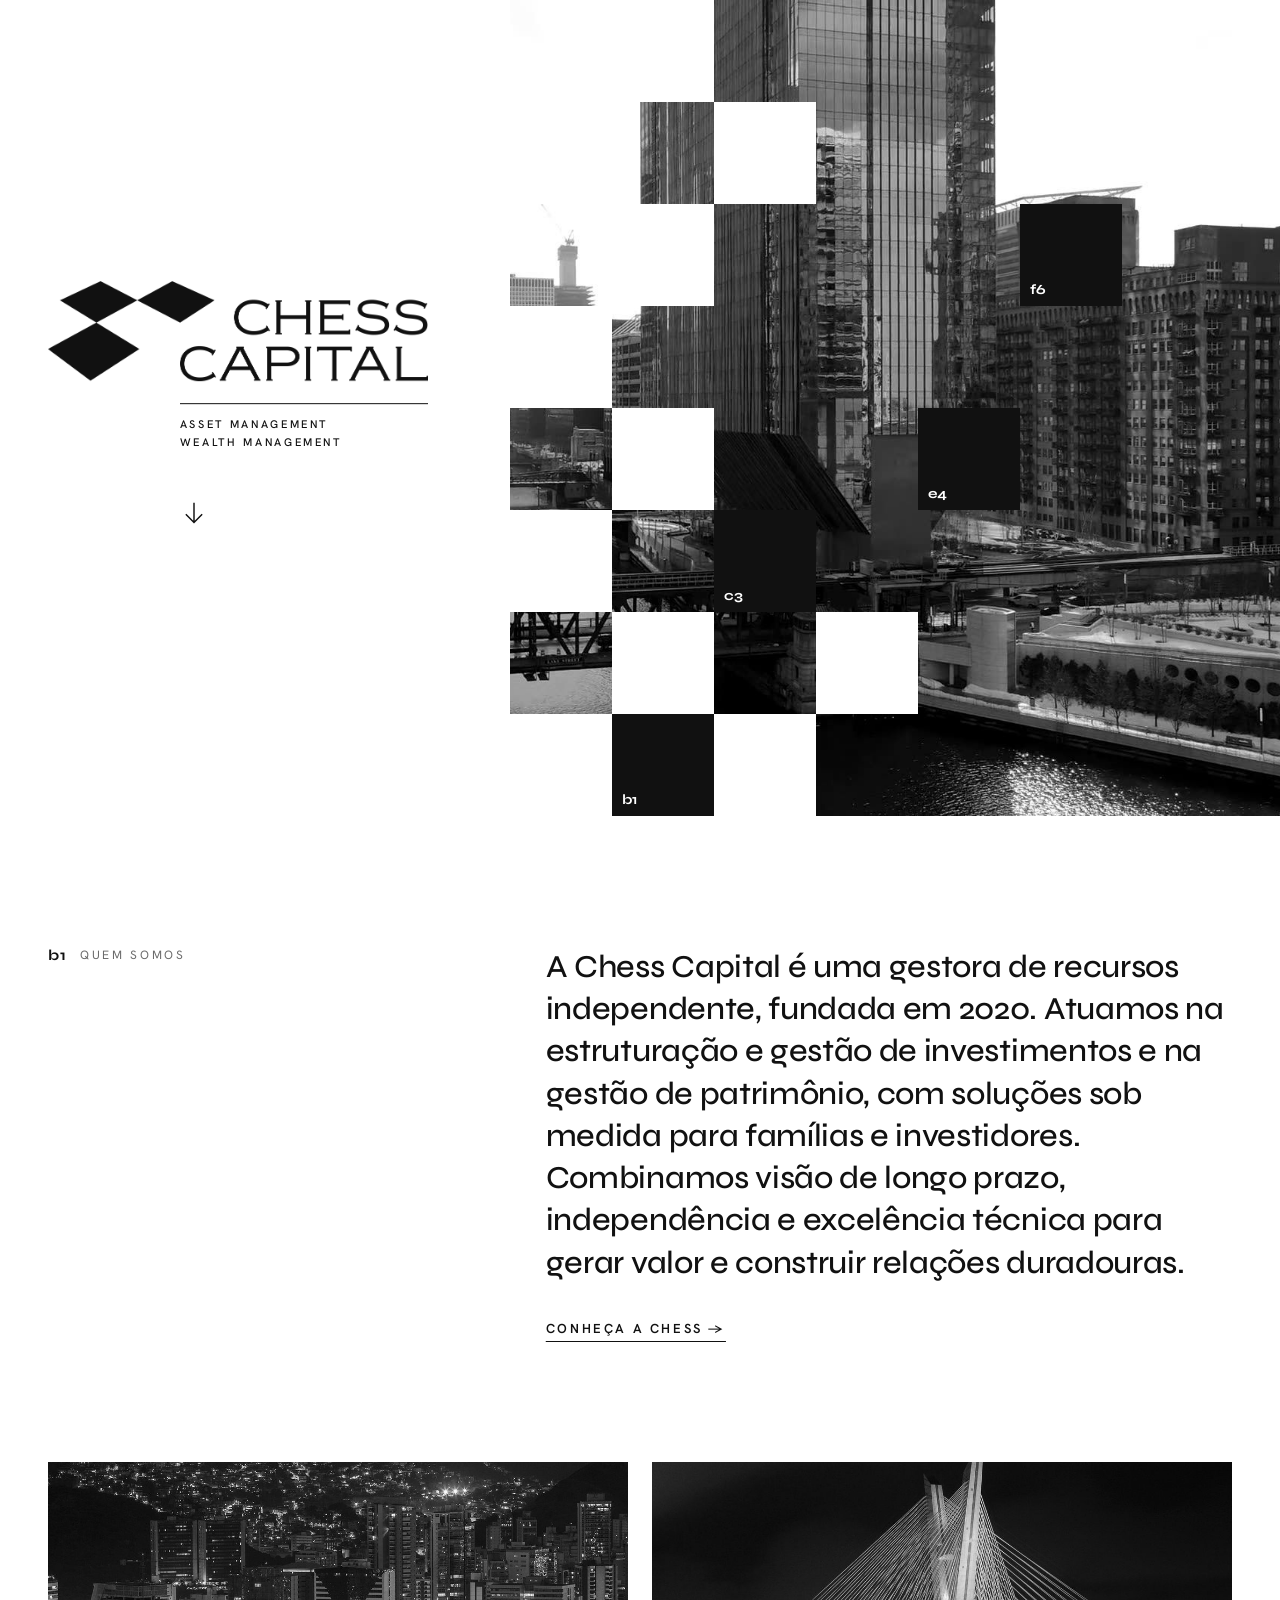
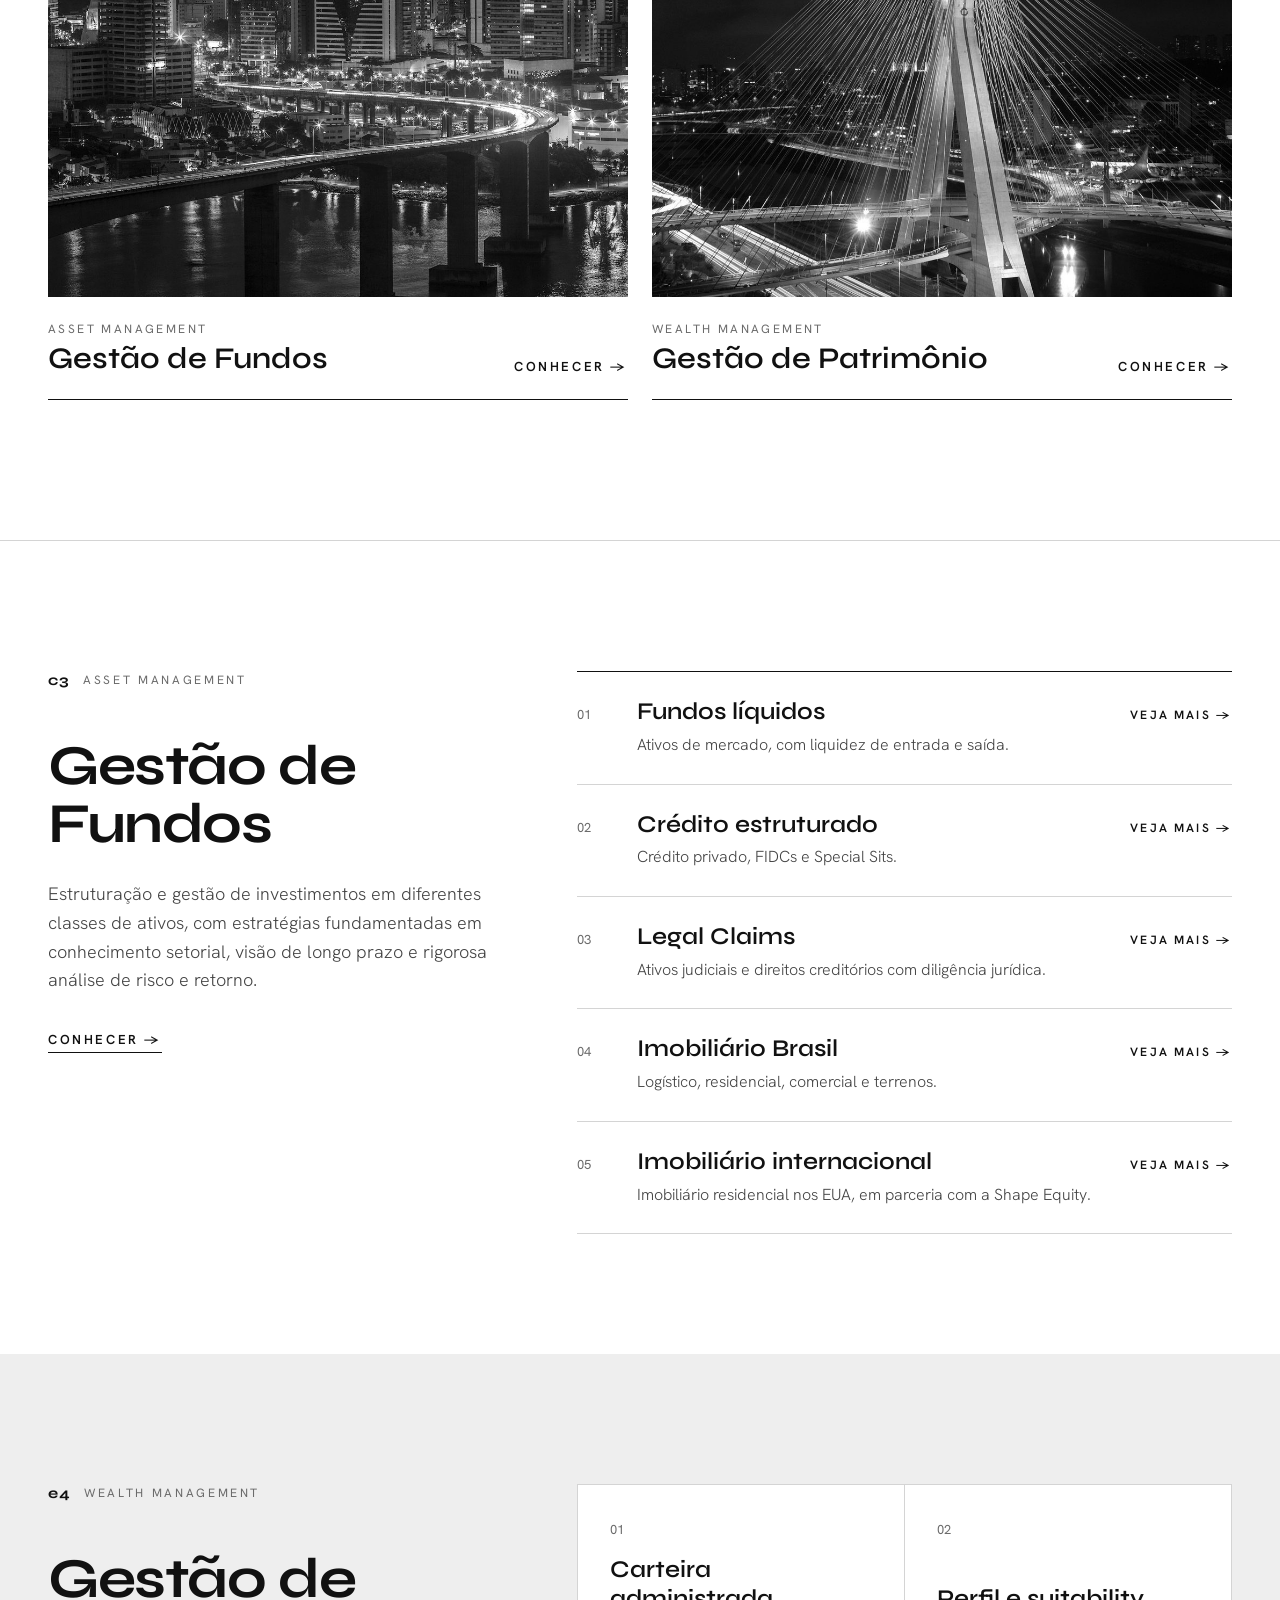
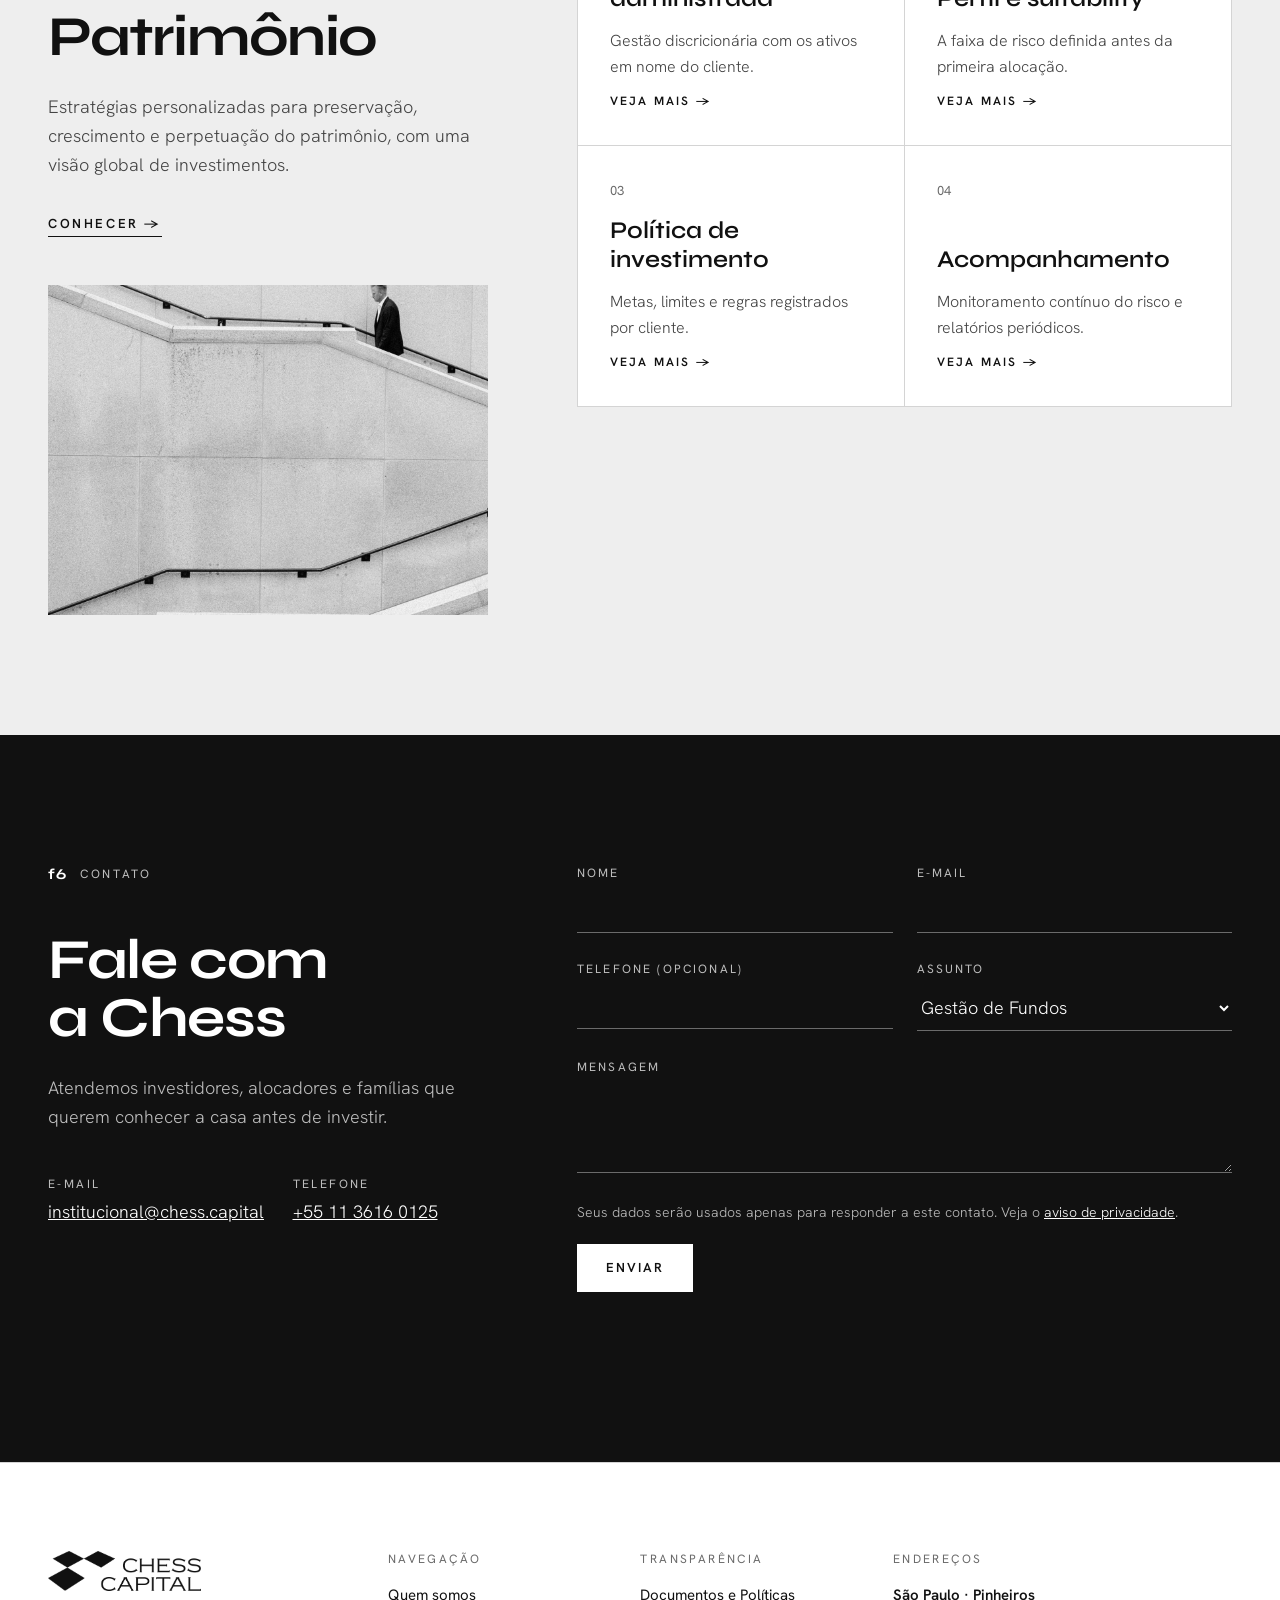
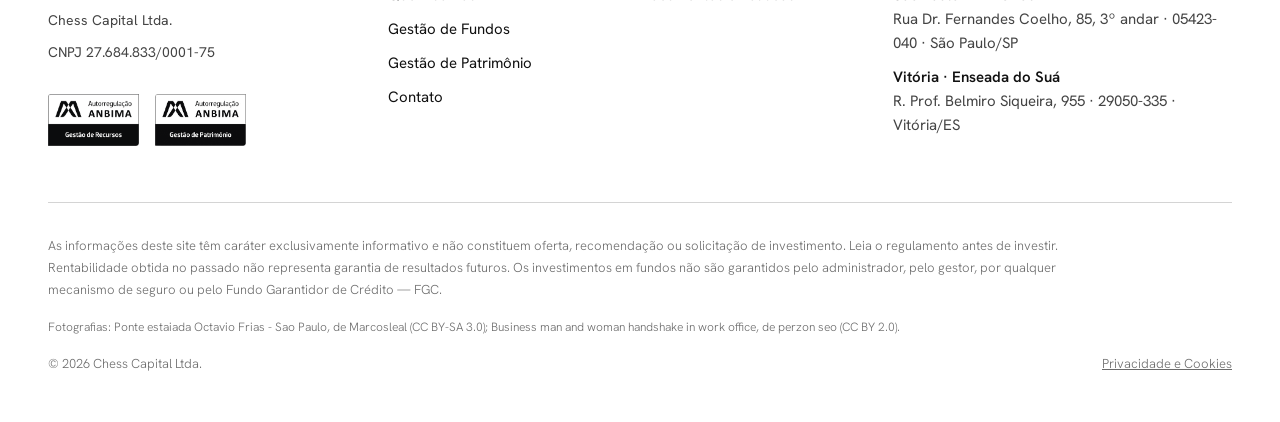
<file: index.html>
<!DOCTYPE html>
<html lang="pt-BR">
<head>
<meta charset="utf-8">
<meta name="viewport" content="width=device-width, initial-scale=1">
<meta name="robots" content="noindex, nofollow">
<title>Chess Capital</title>
<link rel="icon" href="assets/img/simbolo.png">
<link rel="preconnect" href="https://fonts.googleapis.com">
<link rel="preconnect" href="https://fonts.gstatic.com" crossorigin>
<link rel="stylesheet" href="https://fonts.googleapis.com/css2?family=Hanken+Grotesk:wght@300;400;500;600&family=Syne:wght@500;600;700&display=swap">
<link rel="stylesheet" href="assets/site.css">
</head>
<body data-autohide>
<a class="skip" href="#conteudo">Pular para o conteúdo</a>
<header class="hdr">
  <div class="hdr__in">
    <a class="hdr__logo" href="index.html"><img src="assets/img/lockup.png" alt="Chess Capital" width="130" height="34"></a>
    <button class="menu-btn" type="button" aria-label="Abrir menu" aria-expanded="false" aria-controls="menu"><span></span></button>
    <nav class="nav" id="menu" aria-label="Principal"><a href="quem-somos.html">Quem somos</a><a href="gestao-de-fundos.html">Gestão de Fundos</a><a href="gestao-de-patrimonio.html">Gestão de Patrimônio</a><a class="nav__cta" href="index.html#contato">Contato</a></nav>
  </div>
</header>
<main id="conteudo">
<section class="hero" aria-label="Chess Capital">
  <img class="hero__poster" src="assets/video/capa-poster.jpg" alt="">
  <video src="assets/video/capa.mp4" poster="assets/video/capa-poster.jpg" autoplay muted loop playsinline preload="auto" aria-hidden="true"></video>
  <div class="board" aria-hidden="true"></div>
  <div class="hero__mark">
    <h1 class="reveal" style="--d:2100ms"><img src="assets/img/lockup.png" alt="Chess Capital" width="380" height="100"></h1>
    <p class="hero__tag reveal" style="--d:2600ms"><span>Asset Management</span><span>Wealth Management</span></p>
    <a class="hero__arrow reveal" style="--d:3000ms" href="#quem" aria-label="Rolar para o conteúdo"><svg width="28" height="28" viewBox="0 0 24 24" fill="none" stroke="#111111" stroke-width="1.25" aria-hidden="true"><path d="M12 3v17M5 13l7 7 7-7"/></svg></a>
  </div>
</section>

<section class="sec" id="quem">
  <div class="wrap split">
    <div class="split__a"><p class="lbl lbl--co"><span class="co">b1</span>Quem somos</p></div>
    <div class="split__b" style="flex-grow:2.2">
      <p class="big-text">A Chess Capital é uma gestora de recursos independente, fundada em 2020. Atuamos na estruturação e gestão de investimentos e na gestão de patrimônio, com soluções sob medida para famílias e investidores. Combinamos visão de longo prazo, independência e excelência técnica para gerar valor e construir relações duradouras.</p>
      <a class="more" href="quem-somos.html">Conheça a Chess →</a>
    </div>
  </div>
</section>

<div class="wrap entry">
  <a href="gestao-de-fundos.html"><img src="assets/img/home-fundos.jpg" alt="" loading="lazy"><span class="entry__foot"><span><span class="entry__k">Asset Management</span><span class="entry__t">Gestão de Fundos</span></span><span class="entry__go">Conhecer →</span></span></a>
  <a href="gestao-de-patrimonio.html"><img src="assets/img/home-patrimonio.jpg" alt="" loading="lazy"><span class="entry__foot"><span><span class="entry__k">Wealth Management</span><span class="entry__t">Gestão de Patrimônio</span></span><span class="entry__go">Conhecer →</span></span></a>
</div>

<section class="sec sec--line" id="fundos">
  <div class="wrap split">
    <div class="split__a">
      <p class="lbl lbl--co"><span class="co">c3</span>Asset Management</p>
      <h2 class="h2">Gestão de Fundos</h2>
      <p class="intro">Estruturação e gestão de investimentos em diferentes classes de ativos, com estratégias fundamentadas em conhecimento setorial, visão de longo prazo e rigorosa análise de risco e retorno.</p>
      <a class="more" href="gestao-de-fundos.html">Conhecer →</a>
    </div>
    <div class="split__b rows">
      <a class="row" href="gestao-de-fundos.html"><span class="row__n">01</span><span><span class="row__t">Fundos líquidos</span><span class="row__d">Ativos de mercado, com liquidez de entrada e saída.</span></span><span class="row__go">Veja mais →</span></a>
      <a class="row" href="gestao-de-fundos.html"><span class="row__n">02</span><span><span class="row__t">Crédito estruturado</span><span class="row__d">Crédito privado, FIDCs e Special Sits.</span></span><span class="row__go">Veja mais →</span></a>
      <a class="row" href="gestao-de-fundos.html"><span class="row__n">03</span><span><span class="row__t">Legal Claims</span><span class="row__d">Ativos judiciais e direitos creditórios com diligência jurídica.</span></span><span class="row__go">Veja mais →</span></a>
      <a class="row" href="gestao-de-fundos.html"><span class="row__n">04</span><span><span class="row__t">Imobiliário Brasil</span><span class="row__d">Logístico, residencial, comercial e terrenos.</span></span><span class="row__go">Veja mais →</span></a>
      <a class="row" href="gestao-de-fundos.html"><span class="row__n">05</span><span><span class="row__t">Imobiliário internacional</span><span class="row__d">Imobiliário residencial nos EUA, em parceria com a Shape Equity.</span></span><span class="row__go">Veja mais →</span></a>
    </div>
  </div>
</section>

<section class="sec sec--soft" id="patrimonio">
  <div class="wrap split">
    <div class="split__a">
      <p class="lbl lbl--co"><span class="co">e4</span>Wealth Management</p>
      <h2 class="h2">Gestão de Patrimônio</h2>
      <p class="intro">Estratégias personalizadas para preservação, crescimento e perpetuação do patrimônio, com uma visão global de investimentos.</p>
      <a class="more" href="gestao-de-patrimonio.html">Conhecer →</a>
      <img src="assets/img/pessoa.jpg" alt="" loading="lazy" style="margin-top:48px;width:100%;max-width:440px;aspect-ratio:4/3;object-fit:cover">
    </div>
    <div class="split__b grid grid--2" style="align-self:flex-start">
      <a class="card" href="gestao-de-patrimonio.html"><span class="card__n">01</span><span class="card__t">Carteira administrada</span><span class="card__d">Gestão discricionária com os ativos em nome do cliente.</span><span class="card__go">Veja mais →</span></a>
      <a class="card" href="gestao-de-patrimonio.html"><span class="card__n">02</span><span class="card__t">Perfil e suitability</span><span class="card__d">A faixa de risco definida antes da primeira alocação.</span><span class="card__go">Veja mais →</span></a>
      <a class="card" href="gestao-de-patrimonio.html"><span class="card__n">03</span><span class="card__t">Política de investimento</span><span class="card__d">Metas, limites e regras registrados por cliente.</span><span class="card__go">Veja mais →</span></a>
      <a class="card" href="gestao-de-patrimonio.html"><span class="card__n">04</span><span class="card__t">Acompanhamento</span><span class="card__d">Monitoramento contínuo do risco e relatórios periódicos.</span><span class="card__go">Veja mais →</span></a>
    </div>
  </div>
</section>

<section class="sec dark" id="contato">
  <div class="wrap contact">
    <div class="split__a">
      <p class="lbl lbl--co"><span class="co">f6</span>Contato</p>
      <h2 class="h2">Fale com a Chess</h2>
      <p class="intro">Atendemos investidores, alocadores e famílias que querem conhecer a casa antes de investir.</p>
      <div class="contact__info">
        <div><span>E-mail</span><a href="mailto:institucional@chess.capital">institucional@chess.capital</a></div>
        <div><span>Telefone</span><a href="tel:+551136160125">+55 11 3616 0125</a></div>
      </div>
    </div>
    <form class="form split__b" novalidate>
      <label>Nome<input name="nome" type="text" autocomplete="name" required></label>
      <label>E-mail<input name="email" type="email" autocomplete="email" required></label>
      <label>Telefone (opcional)<input name="telefone" type="tel" autocomplete="tel"></label>
      <label>Assunto<select name="assunto"><option>Gestão de Fundos</option><option>Gestão de Patrimônio</option><option>Outros</option></select></label>
      <label class="full">Mensagem<textarea name="mensagem" rows="3" required></textarea></label>
      <label class="hp" aria-hidden="true">Site<input name="site" type="text" tabindex="-1" autocomplete="off"></label>
      <div class="form__end"><span>Seus dados serão usados apenas para responder a este contato. Veja o <a href="privacidade.html">aviso de privacidade</a>.</span><button class="btn" type="submit">Enviar</button></div>
      <p class="form__msg" role="status" aria-live="polite"></p>
    </form>
  </div>
</section>
</main>
<footer class="ftr">
  <div class="ftr__in">
    <div class="ftr__top">
      <div class="ftr__brand">
        <img src="assets/img/lockup.png" alt="Chess Capital" width="153" height="40">
        <span>Chess Capital Ltda.</span>
        <span>CNPJ 27.684.833/0001-75</span>
        <div class="seals">
          <img src="assets/img/selo-anbima-gestao.png" alt="Autorregulação ANBIMA, Gestão de Recursos">
          <img src="assets/img/selo-anbima-patrimonio.png" alt="Autorregulação ANBIMA, Gestão de Patrimônio">
        </div>
      </div>
      <nav class="ftr__col" aria-label="Navegação">
        <span class="ftr__h">Navegação</span>
        <a href="quem-somos.html">Quem somos</a>
        <a href="gestao-de-fundos.html">Gestão de Fundos</a>
        <a href="gestao-de-patrimonio.html">Gestão de Patrimônio</a>
        <a href="index.html#contato">Contato</a>
      </nav>
      <nav class="ftr__col" aria-label="Transparência">
        <span class="ftr__h">Transparência</span>
        <a href="documentos.html">Documentos e Políticas</a>
      </nav>
      <div class="ftr__col ftr__col--wide">
        <span class="ftr__h">Endereços</span>
        <span><strong>São Paulo · Pinheiros</strong>Rua Dr. Fernandes Coelho, 85, 3º andar · 05423-040 · São Paulo/SP</span>
        <span><strong>Vitória · Enseada do Suá</strong>R. Prof. Belmiro Siqueira, 955 · 29050-335 · Vitória/ES</span>
      </div>
    </div>
    <p class="legal">As informações deste site têm caráter exclusivamente informativo e não constituem oferta, recomendação ou solicitação de investimento. Leia o regulamento antes de investir. Rentabilidade obtida no passado não representa garantia de resultados futuros. Os investimentos em fundos não são garantidos pelo administrador, pelo gestor, por qualquer mecanismo de seguro ou pelo Fundo Garantidor de Crédito — FGC.</p>
    <p class="legal legal--sm">Fotografias: Ponte estaiada Octavio Frias - Sao Paulo, de Marcosleal (CC BY-SA 3.0); Business man and woman handshake in work office, de perzon seo (CC BY 2.0).</p>
    <div class="ftr__end"><span>© 2026 Chess Capital Ltda.</span><a href="privacidade.html">Privacidade e Cookies</a></div>
  </div>
</footer>
<script src="assets/site.js"></script>
</body>
</html>
</file>
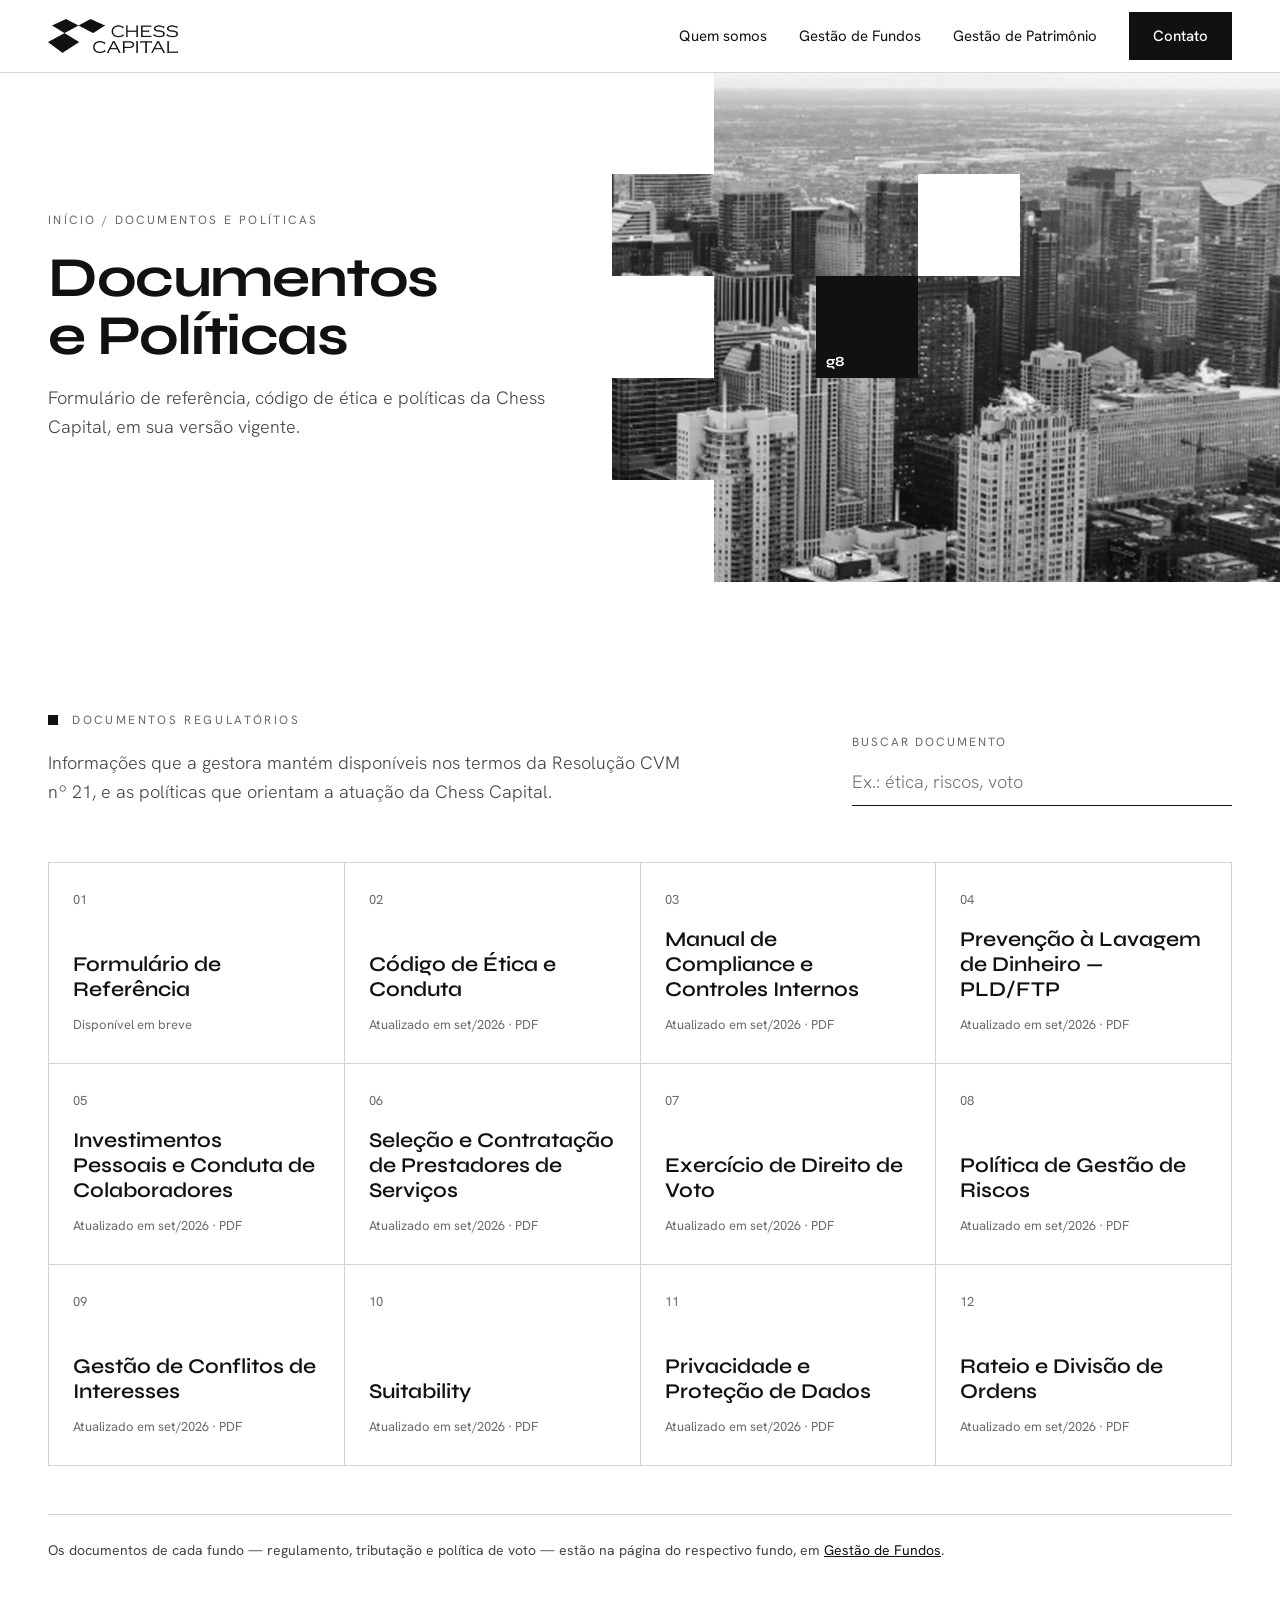
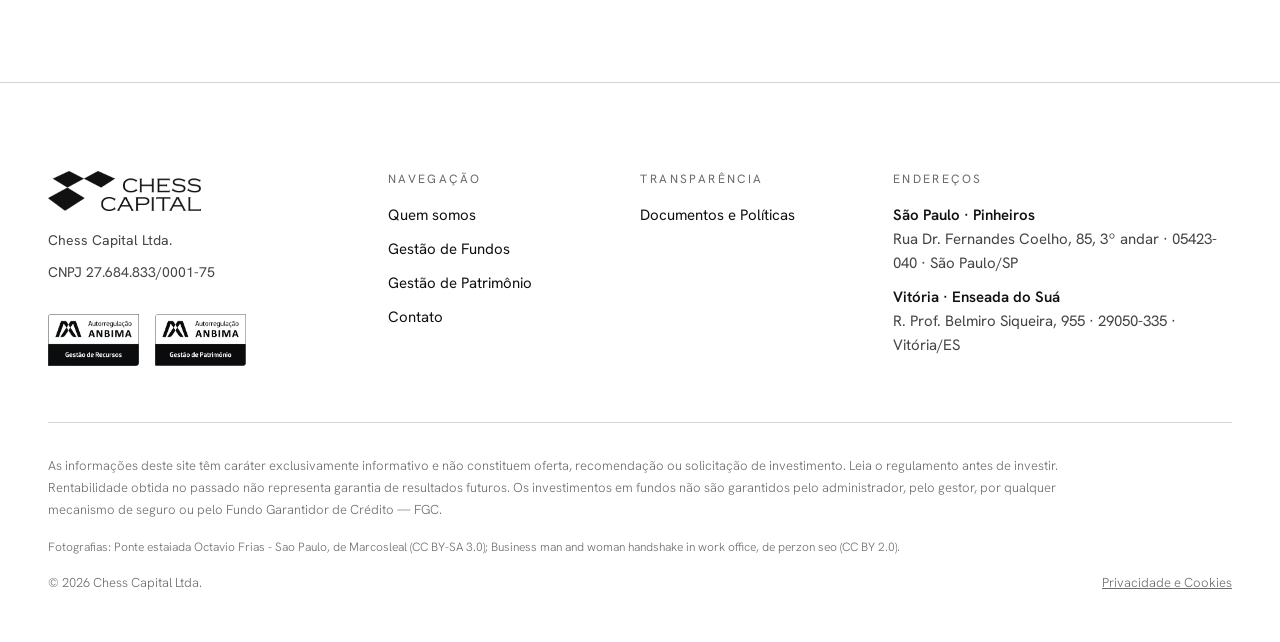
<file: documentos.html>
<!DOCTYPE html>
<html lang="pt-BR">
<head>
<meta charset="utf-8">
<meta name="viewport" content="width=device-width, initial-scale=1">
<meta name="robots" content="noindex, nofollow">
<title>Documentos e Políticas · Chess Capital</title>
<link rel="icon" href="assets/img/simbolo.png">
<link rel="preconnect" href="https://fonts.googleapis.com">
<link rel="preconnect" href="https://fonts.gstatic.com" crossorigin>
<link rel="stylesheet" href="https://fonts.googleapis.com/css2?family=Hanken+Grotesk:wght@300;400;500;600&family=Syne:wght@500;600;700&display=swap">
<link rel="stylesheet" href="assets/site.css">
</head>
<body>
<a class="skip" href="#conteudo">Pular para o conteúdo</a>
<header class="hdr">
  <div class="hdr__in">
    <a class="hdr__logo" href="index.html"><img src="assets/img/lockup.png" alt="Chess Capital" width="130" height="34"></a>
    <button class="menu-btn" type="button" aria-label="Abrir menu" aria-expanded="false" aria-controls="menu"><span></span></button>
    <nav class="nav" id="menu" aria-label="Principal"><a href="quem-somos.html">Quem somos</a><a href="gestao-de-fundos.html">Gestão de Fundos</a><a href="gestao-de-patrimonio.html">Gestão de Patrimônio</a><a class="nav__cta" href="index.html#contato">Contato</a></nav>
  </div>
</header>
<main id="conteudo">
<section class="phead" data-ink="8,2,g8" data-ink-v="4,5,g8">
  <img src="assets/img/pagina.jpg" alt="">
  <div class="board" aria-hidden="true"></div>
  <div class="phead__txt">
    <p class="crumb reveal" style="--d:700ms"><a href="index.html">Início</a> / Documentos e Políticas</p>
    <h1 class="reveal" style="--d:800ms">Documentos e Políticas</h1>
    <p class="lead reveal" style="--d:950ms">Formulário de referência, código de ética e políticas da Chess Capital, em sua versão vigente.</p>
  </div>
</section>

<section class="sec">
  <div class="wrap">
    <div class="dochead">
      <div><p class="lbl">Documentos regulatórios</p><p class="intro" style="margin-top:0;max-width:36em">Informações que a gestora mantém disponíveis nos termos da Resolução CVM nº 21, e as políticas que orientam a atuação da Chess Capital.</p></div>
      <label class="search">Buscar documento<input id="busca" type="search" placeholder="Ex.: ética, riscos, voto" autocomplete="off"></label>
    </div>
    <div class="grid" style="grid-template-columns:repeat(auto-fill,minmax(280px,1fr))"><a class="dcard" href="#"><span class="card__n">01</span><strong>Formulário de Referência</strong><small>Disponível em breve</small></a><a class="dcard" href="#"><span class="card__n">02</span><strong>Código de Ética e Conduta</strong><small>Atualizado em set/2026 · PDF</small></a><a class="dcard" href="#"><span class="card__n">03</span><strong>Manual de Compliance e Controles Internos</strong><small>Atualizado em set/2026 · PDF</small></a><a class="dcard" href="#"><span class="card__n">04</span><strong>Prevenção à Lavagem de Dinheiro — PLD/FTP</strong><small>Atualizado em set/2026 · PDF</small></a><a class="dcard" href="#"><span class="card__n">05</span><strong>Investimentos Pessoais e Conduta de Colaboradores</strong><small>Atualizado em set/2026 · PDF</small></a><a class="dcard" href="#"><span class="card__n">06</span><strong>Seleção e Contratação de Prestadores de Serviços</strong><small>Atualizado em set/2026 · PDF</small></a><a class="dcard" href="#"><span class="card__n">07</span><strong>Exercício de Direito de Voto</strong><small>Atualizado em set/2026 · PDF</small></a><a class="dcard" href="#"><span class="card__n">08</span><strong>Política de Gestão de Riscos</strong><small>Atualizado em set/2026 · PDF</small></a><a class="dcard" href="#"><span class="card__n">09</span><strong>Gestão de Conflitos de Interesses</strong><small>Atualizado em set/2026 · PDF</small></a><a class="dcard" href="#"><span class="card__n">10</span><strong>Suitability</strong><small>Atualizado em set/2026 · PDF</small></a><a class="dcard" href="#"><span class="card__n">11</span><strong>Privacidade e Proteção de Dados</strong><small>Atualizado em set/2026 · PDF</small></a><a class="dcard" href="#"><span class="card__n">12</span><strong>Rateio e Divisão de Ordens</strong><small>Atualizado em set/2026 · PDF</small></a></div>
    <p class="empty doc-empty" hidden>Nenhum documento encontrado.</p>
    <p class="note" style="margin-top:48px;padding-top:24px;border-top:1px solid var(--rule)">Os documentos de cada fundo — regulamento, tributação e política de voto — estão na página do respectivo fundo, em <a href="gestao-de-fundos.html">Gestão de Fundos</a>.</p>
  </div>
</section>
</main>
<footer class="ftr">
  <div class="ftr__in">
    <div class="ftr__top">
      <div class="ftr__brand">
        <img src="assets/img/lockup.png" alt="Chess Capital" width="153" height="40">
        <span>Chess Capital Ltda.</span>
        <span>CNPJ 27.684.833/0001-75</span>
        <div class="seals">
          <img src="assets/img/selo-anbima-gestao.png" alt="Autorregulação ANBIMA, Gestão de Recursos">
          <img src="assets/img/selo-anbima-patrimonio.png" alt="Autorregulação ANBIMA, Gestão de Patrimônio">
        </div>
      </div>
      <nav class="ftr__col" aria-label="Navegação">
        <span class="ftr__h">Navegação</span>
        <a href="quem-somos.html">Quem somos</a>
        <a href="gestao-de-fundos.html">Gestão de Fundos</a>
        <a href="gestao-de-patrimonio.html">Gestão de Patrimônio</a>
        <a href="index.html#contato">Contato</a>
      </nav>
      <nav class="ftr__col" aria-label="Transparência">
        <span class="ftr__h">Transparência</span>
        <a href="documentos.html">Documentos e Políticas</a>
      </nav>
      <div class="ftr__col ftr__col--wide">
        <span class="ftr__h">Endereços</span>
        <span><strong>São Paulo · Pinheiros</strong>Rua Dr. Fernandes Coelho, 85, 3º andar · 05423-040 · São Paulo/SP</span>
        <span><strong>Vitória · Enseada do Suá</strong>R. Prof. Belmiro Siqueira, 955 · 29050-335 · Vitória/ES</span>
      </div>
    </div>
    <p class="legal">As informações deste site têm caráter exclusivamente informativo e não constituem oferta, recomendação ou solicitação de investimento. Leia o regulamento antes de investir. Rentabilidade obtida no passado não representa garantia de resultados futuros. Os investimentos em fundos não são garantidos pelo administrador, pelo gestor, por qualquer mecanismo de seguro ou pelo Fundo Garantidor de Crédito — FGC.</p>
    <p class="legal legal--sm">Fotografias: Ponte estaiada Octavio Frias - Sao Paulo, de Marcosleal (CC BY-SA 3.0); Business man and woman handshake in work office, de perzon seo (CC BY 2.0).</p>
    <div class="ftr__end"><span>© 2026 Chess Capital Ltda.</span><a href="privacidade.html">Privacidade e Cookies</a></div>
  </div>
</footer>
<script src="assets/site.js"></script>
</body>
</html>
</file>
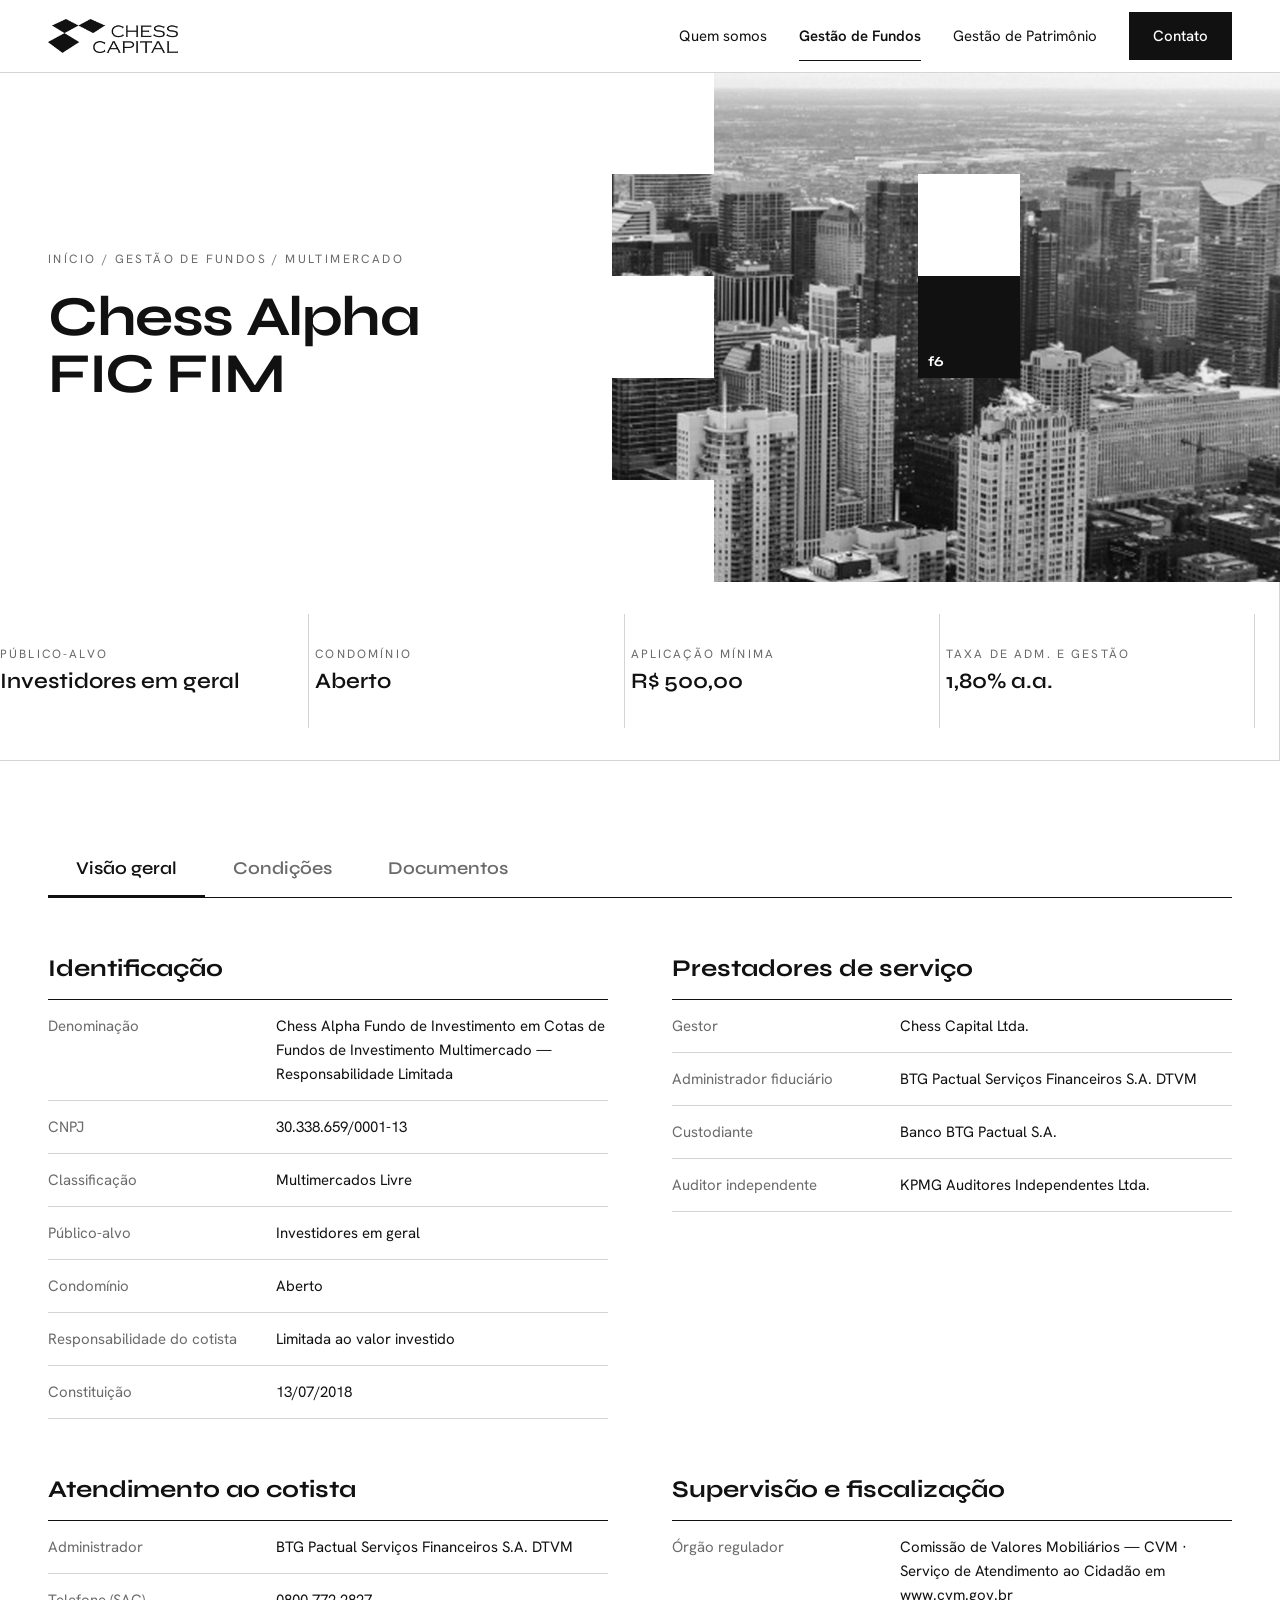
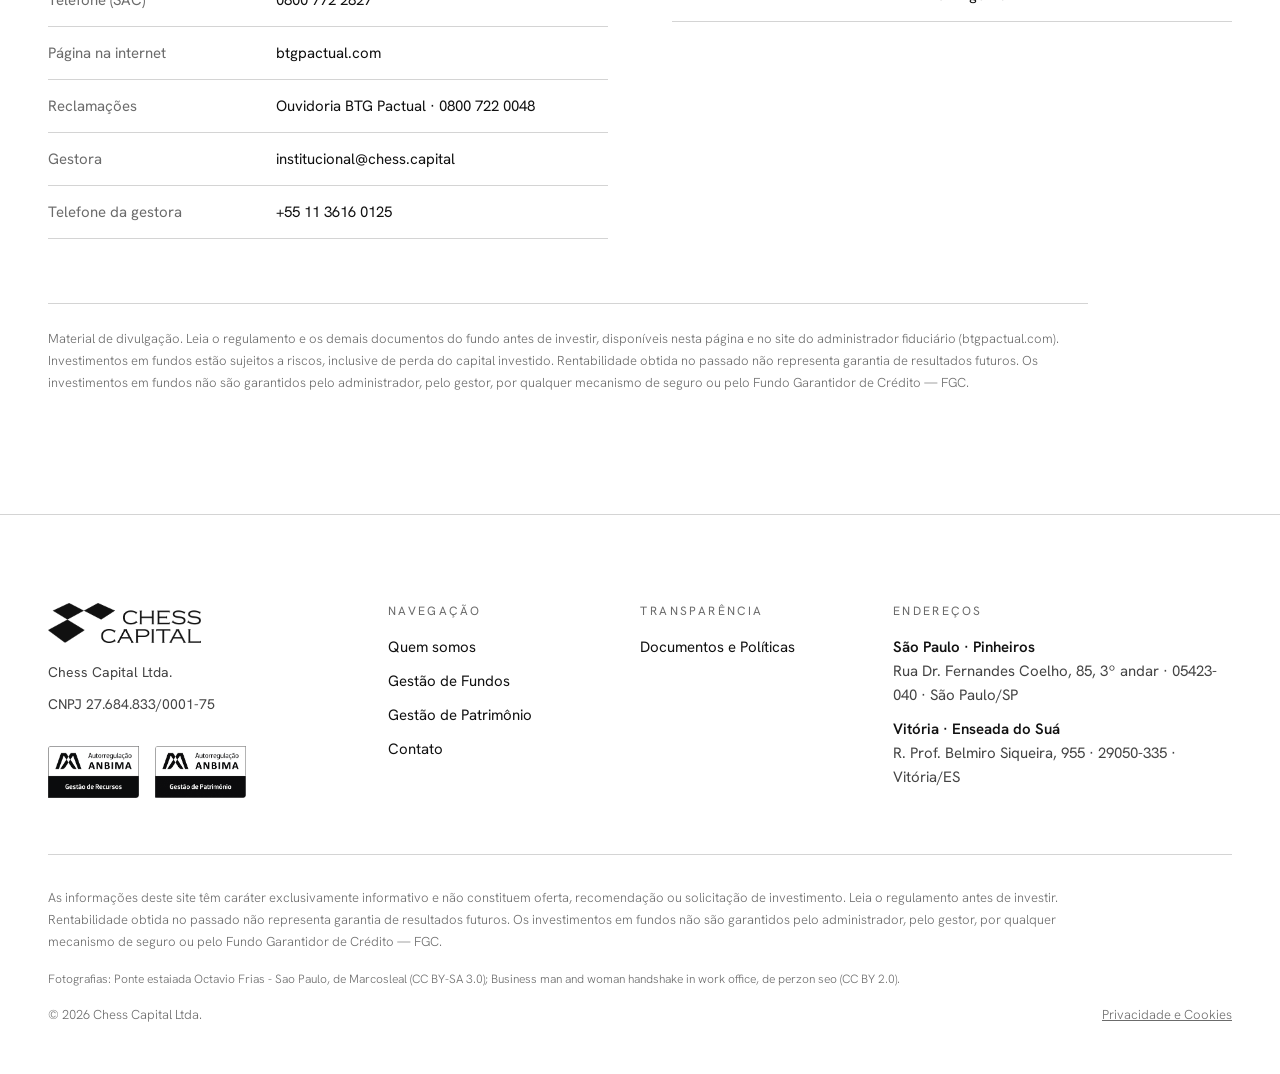
<file: fundo-chess-alpha.html>
<!DOCTYPE html>
<html lang="pt-BR">
<head>
<meta charset="utf-8">
<meta name="viewport" content="width=device-width, initial-scale=1">
<meta name="robots" content="noindex, nofollow">
<title>Chess Alpha FIC FIM · Chess Capital</title>
<link rel="icon" href="assets/img/simbolo.png">
<link rel="preconnect" href="https://fonts.googleapis.com">
<link rel="preconnect" href="https://fonts.gstatic.com" crossorigin>
<link rel="stylesheet" href="https://fonts.googleapis.com/css2?family=Hanken+Grotesk:wght@300;400;500;600&family=Syne:wght@500;600;700&display=swap">
<link rel="stylesheet" href="assets/site.css">
</head>
<body>
<a class="skip" href="#conteudo">Pular para o conteúdo</a>
<header class="hdr">
  <div class="hdr__in">
    <a class="hdr__logo" href="index.html"><img src="assets/img/lockup.png" alt="Chess Capital" width="130" height="34"></a>
    <button class="menu-btn" type="button" aria-label="Abrir menu" aria-expanded="false" aria-controls="menu"><span></span></button>
    <nav class="nav" id="menu" aria-label="Principal"><a href="quem-somos.html">Quem somos</a><a href="gestao-de-fundos.html" aria-current="page">Gestão de Fundos</a><a href="gestao-de-patrimonio.html">Gestão de Patrimônio</a><a class="nav__cta" href="index.html#contato">Contato</a></nav>
  </div>
</header>
<main id="conteudo">
<section class="phead" data-ink="9,2,f6" data-ink-v="4,5,f6">
  <img src="assets/img/pagina.jpg" alt="">
  <div class="board" aria-hidden="true"></div>
  <div class="phead__txt">
    <p class="crumb reveal" style="--d:700ms"><a href="index.html">Início</a> / <a href="gestao-de-fundos.html">Gestão de Fundos</a> / Multimercado</p>
    <h1 class="reveal" style="--d:800ms">Chess Alpha FIC FIM</h1>
  </div>
</section>

<div class="facts"><div class="wrap"><div><span>Público-alvo</span><strong>Investidores em geral</strong></div><div><span>Condomínio</span><strong>Aberto</strong></div><div><span>Aplicação mínima</span><strong>R$ 500,00</strong></div><div><span>Taxa de adm. e gestão</span><strong>1,80% a.a.</strong></div></div></div>
<section class="sec" style="padding-top:80px">
  <div class="wrap">
    <div class="ftabs" role="tablist" aria-label="Informações do fundo"><button type="button" role="tab" id="ft-visao" aria-controls="fp-visao" aria-selected="true" tabindex="0">Visão geral</button><button type="button" role="tab" id="ft-cond" aria-controls="fp-cond" aria-selected="false" tabindex="-1">Condições</button><button type="button" role="tab" id="ft-docs" aria-controls="fp-docs" aria-selected="false" tabindex="-1">Documentos</button></div>
    <div id="fp-visao" role="tabpanel" aria-labelledby="ft-visao"><div class="dlgrid"><div><h2>Identificação</h2><dl class="dl"><div><dt>Denominação</dt><dd>Chess Alpha Fundo de Investimento em Cotas de Fundos de Investimento Multimercado — Responsabilidade Limitada</dd></div><div><dt>CNPJ</dt><dd>30.338.659/0001-13</dd></div><div><dt>Classificação</dt><dd>Multimercados Livre</dd></div><div><dt>Público-alvo</dt><dd>Investidores em geral</dd></div><div><dt>Condomínio</dt><dd>Aberto</dd></div><div><dt>Responsabilidade do cotista</dt><dd>Limitada ao valor investido</dd></div><div><dt>Constituição</dt><dd>13/07/2018</dd></div></dl></div><div><h2>Prestadores de serviço</h2><dl class="dl"><div><dt>Gestor</dt><dd>Chess Capital Ltda.</dd></div><div><dt>Administrador fiduciário</dt><dd>BTG Pactual Serviços Financeiros S.A. DTVM</dd></div><div><dt>Custodiante</dt><dd>Banco BTG Pactual S.A.</dd></div><div><dt>Auditor independente</dt><dd>KPMG Auditores Independentes Ltda.</dd></div></dl></div><div><h2>Atendimento ao cotista</h2><dl class="dl"><div><dt>Administrador</dt><dd>BTG Pactual Serviços Financeiros S.A. DTVM</dd></div><div><dt>Telefone (SAC)</dt><dd>0800 772 2827</dd></div><div><dt>Página na internet</dt><dd>btgpactual.com</dd></div><div><dt>Reclamações</dt><dd>Ouvidoria BTG Pactual · 0800 722 0048</dd></div><div><dt>Gestora</dt><dd>institucional@chess.capital</dd></div><div><dt>Telefone da gestora</dt><dd>+55 11 3616 0125</dd></div></dl></div><div><h2>Supervisão e fiscalização</h2><dl class="dl"><div><dt>Órgão regulador</dt><dd>Comissão de Valores Mobiliários — CVM · Serviço de Atendimento ao Cidadão em www.cvm.gov.br</dd></div></dl></div></div></div>
    <div id="fp-cond" role="tabpanel" aria-labelledby="ft-cond" hidden><dl class="dl dl--lg"><div><dt>Aplicação mínima inicial</dt><dd>R$ 500,00</dd></div><div><dt>Saldo mínimo de permanência</dt><dd>R$ 500,00</dd></div><div><dt>Cota de aplicação</dt><dd>D+1 útil</dd></div><div><dt>Cota de resgate</dt><dd>D+30 corridos da solicitação</dd></div><div><dt>Pagamento do resgate</dt><dd>D+1 útil após a cotização</dd></div><div><dt>Taxa de administração e gestão</dt><dd>1,80% a.a. — até 2,50% a.a. somadas as taxas dos fundos investidos</dd></div><div><dt>Taxa máxima de custódia</dt><dd>0,03% a.a.</dd></div><div><dt>Taxa máxima de distribuição</dt><dd>Remunerada dentro da taxa de administração e gestão; a parcela de cada prestador é divulgada na Plataforma de Transparência de Taxas da ANBIMA</dd></div><div><dt>Taxa de performance</dt><dd>20% do que exceder 100% do CDI (com linha d’água)</dd></div><div><dt>Taxas de ingresso e saída</dt><dd>Não há</dd></div></dl></div>
    <div id="fp-docs" role="tabpanel" aria-labelledby="ft-docs" hidden><ul class="docs"><li><a href="#"><span><strong>Regulamento</strong><small>vigente desde 21/05/2026</small></span><em>PDF</em></a></li><li><a href="#"><span><strong>Tributação aplicável</strong><small>capítulo 5 do regulamento</small></span><em>PDF</em></a></li><li><a href="#"><span><strong>Política de voto da classe</strong><small>Política de Exercício de Direito de Voto da Chess — versão de set/2026</small></span><em>PDF</em></a></li><li><a href="#"><span><strong>Lâmina de informações básicas</strong><small>mais recente publicada pelo administrador — set/2024</small></span><em>PDF</em></a></li><li><a href="#"><span><strong>Demonstração de desempenho</strong><small>mais recente publicada pelo administrador — jun/2024</small></span><em>PDF</em></a></li><li><a href="#"><span><strong>Página do fundo na CVM</strong><small>link externo</small></span><em>↗</em></a></li></ul></div>
    <p class="legal fund-legal">Material de divulgação. Leia o regulamento e os demais documentos do fundo antes de investir, disponíveis nesta página e no site do administrador fiduciário (btgpactual.com). Investimentos em fundos estão sujeitos a riscos, inclusive de perda do capital investido. Rentabilidade obtida no passado não representa garantia de resultados futuros. Os investimentos em fundos não são garantidos pelo administrador, pelo gestor, por qualquer mecanismo de seguro ou pelo Fundo Garantidor de Crédito — FGC.</p>
  </div>
</section>
</main>
<footer class="ftr">
  <div class="ftr__in">
    <div class="ftr__top">
      <div class="ftr__brand">
        <img src="assets/img/lockup.png" alt="Chess Capital" width="153" height="40">
        <span>Chess Capital Ltda.</span>
        <span>CNPJ 27.684.833/0001-75</span>
        <div class="seals">
          <img src="assets/img/selo-anbima-gestao.png" alt="Autorregulação ANBIMA, Gestão de Recursos">
          <img src="assets/img/selo-anbima-patrimonio.png" alt="Autorregulação ANBIMA, Gestão de Patrimônio">
        </div>
      </div>
      <nav class="ftr__col" aria-label="Navegação">
        <span class="ftr__h">Navegação</span>
        <a href="quem-somos.html">Quem somos</a>
        <a href="gestao-de-fundos.html">Gestão de Fundos</a>
        <a href="gestao-de-patrimonio.html">Gestão de Patrimônio</a>
        <a href="index.html#contato">Contato</a>
      </nav>
      <nav class="ftr__col" aria-label="Transparência">
        <span class="ftr__h">Transparência</span>
        <a href="documentos.html">Documentos e Políticas</a>
      </nav>
      <div class="ftr__col ftr__col--wide">
        <span class="ftr__h">Endereços</span>
        <span><strong>São Paulo · Pinheiros</strong>Rua Dr. Fernandes Coelho, 85, 3º andar · 05423-040 · São Paulo/SP</span>
        <span><strong>Vitória · Enseada do Suá</strong>R. Prof. Belmiro Siqueira, 955 · 29050-335 · Vitória/ES</span>
      </div>
    </div>
    <p class="legal">As informações deste site têm caráter exclusivamente informativo e não constituem oferta, recomendação ou solicitação de investimento. Leia o regulamento antes de investir. Rentabilidade obtida no passado não representa garantia de resultados futuros. Os investimentos em fundos não são garantidos pelo administrador, pelo gestor, por qualquer mecanismo de seguro ou pelo Fundo Garantidor de Crédito — FGC.</p>
    <p class="legal legal--sm">Fotografias: Ponte estaiada Octavio Frias - Sao Paulo, de Marcosleal (CC BY-SA 3.0); Business man and woman handshake in work office, de perzon seo (CC BY 2.0).</p>
    <div class="ftr__end"><span>© 2026 Chess Capital Ltda.</span><a href="privacidade.html">Privacidade e Cookies</a></div>
  </div>
</footer>
<script src="assets/site.js"></script>
</body>
</html>
</file>
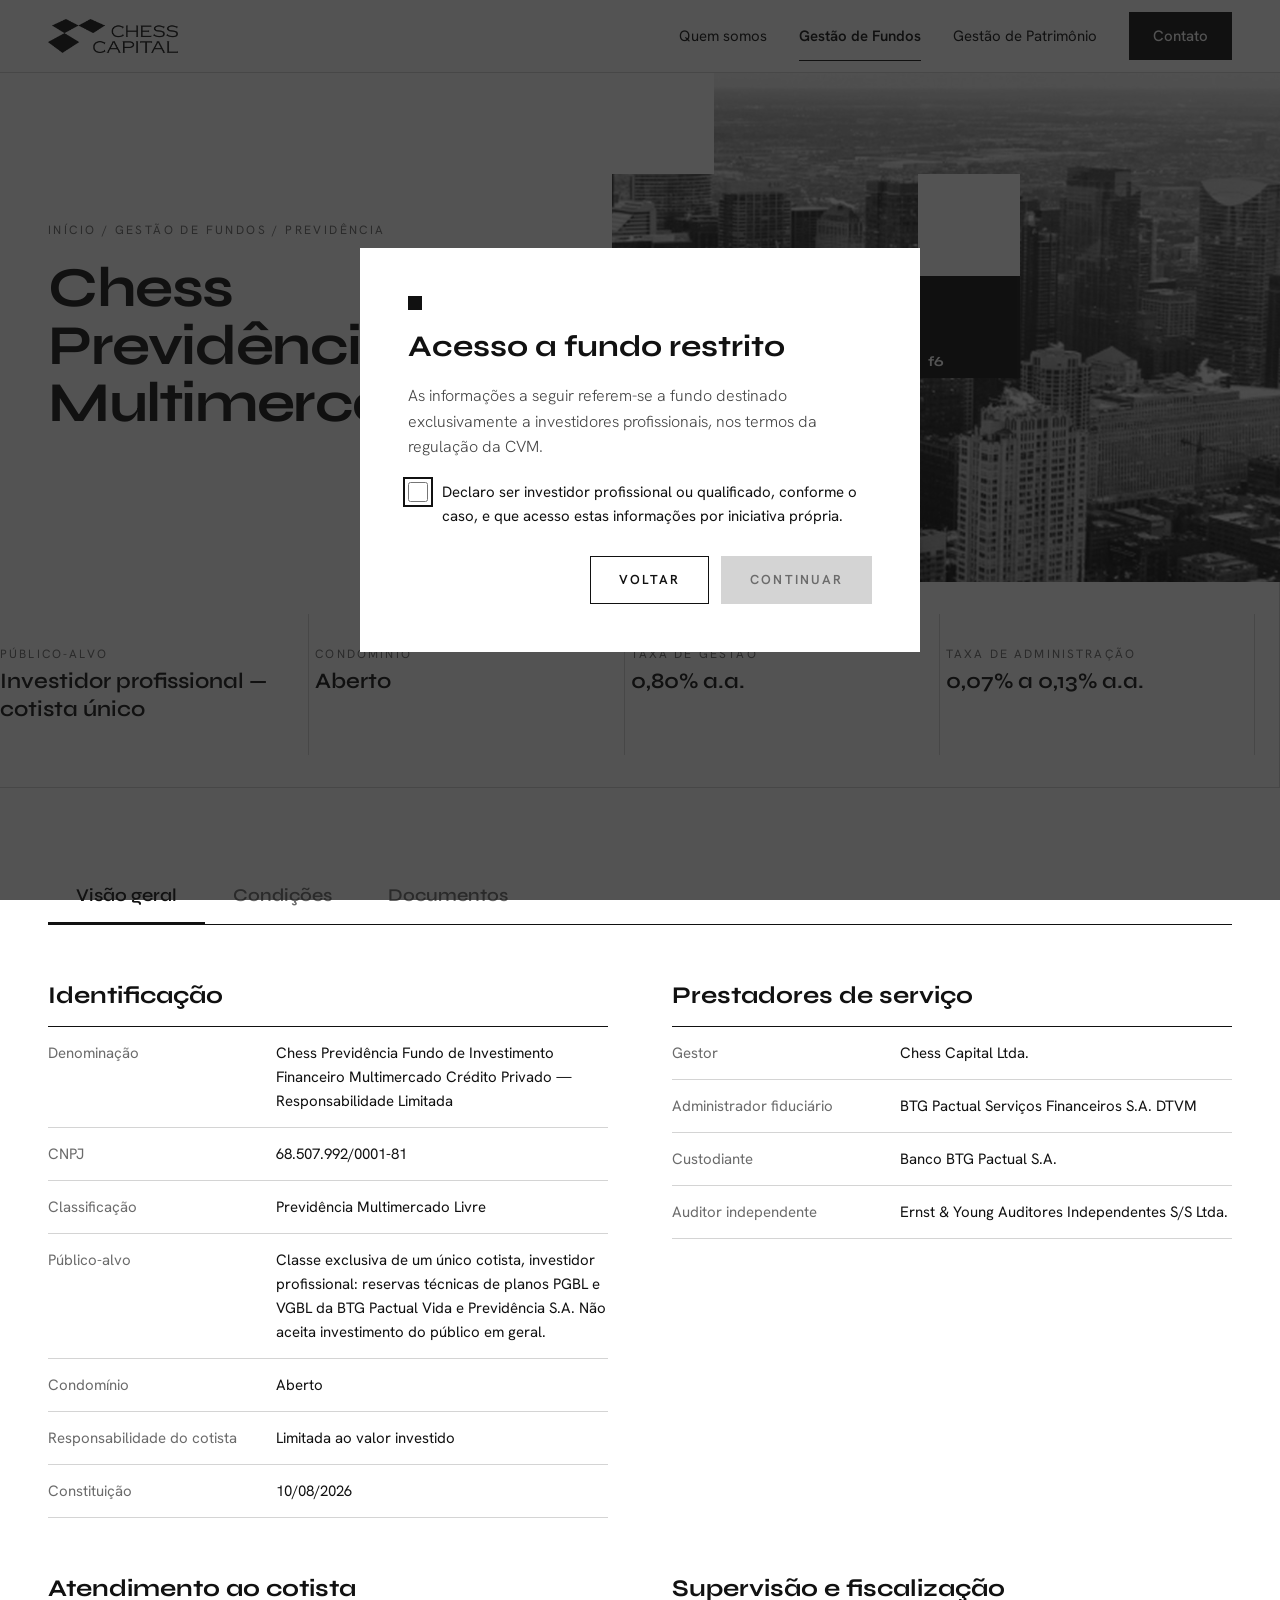
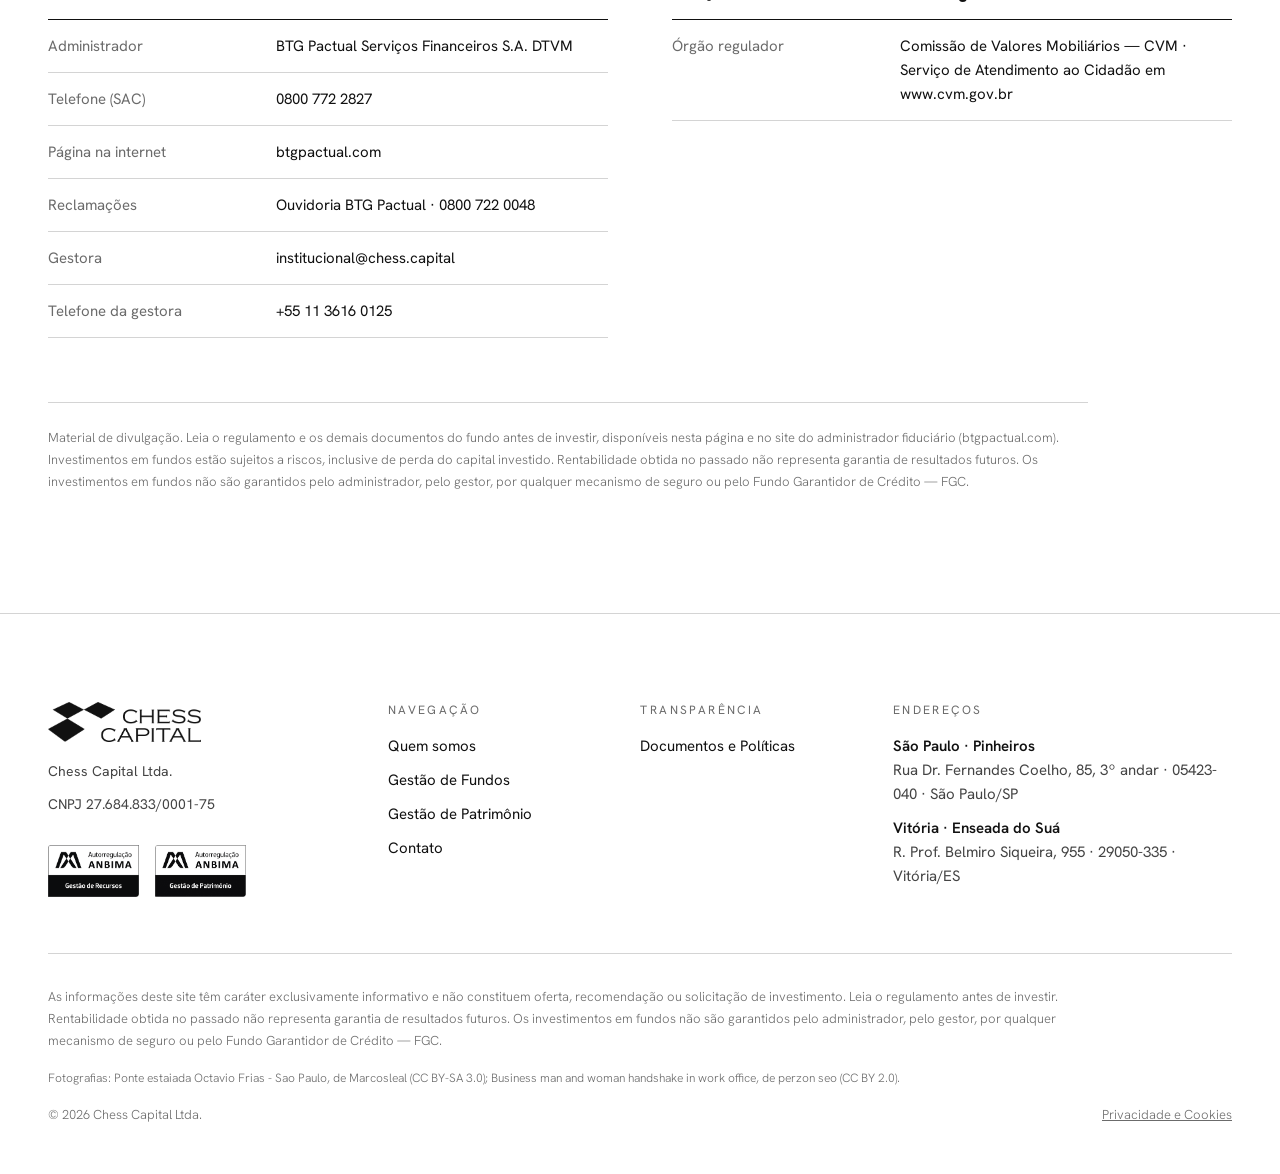
<file: fundo-chess-previdencia.html>
<!DOCTYPE html>
<html lang="pt-BR">
<head>
<meta charset="utf-8">
<meta name="viewport" content="width=device-width, initial-scale=1">
<meta name="robots" content="noindex, nofollow">
<title>Chess Previdência FIF Multimercado · Chess Capital</title>
<link rel="icon" href="assets/img/simbolo.png">
<link rel="preconnect" href="https://fonts.googleapis.com">
<link rel="preconnect" href="https://fonts.gstatic.com" crossorigin>
<link rel="stylesheet" href="https://fonts.googleapis.com/css2?family=Hanken+Grotesk:wght@300;400;500;600&family=Syne:wght@500;600;700&display=swap">
<link rel="stylesheet" href="assets/site.css">
</head>
<body>
<a class="skip" href="#conteudo">Pular para o conteúdo</a>
<header class="hdr">
  <div class="hdr__in">
    <a class="hdr__logo" href="index.html"><img src="assets/img/lockup.png" alt="Chess Capital" width="130" height="34"></a>
    <button class="menu-btn" type="button" aria-label="Abrir menu" aria-expanded="false" aria-controls="menu"><span></span></button>
    <nav class="nav" id="menu" aria-label="Principal"><a href="quem-somos.html">Quem somos</a><a href="gestao-de-fundos.html" aria-current="page">Gestão de Fundos</a><a href="gestao-de-patrimonio.html">Gestão de Patrimônio</a><a class="nav__cta" href="index.html#contato">Contato</a></nav>
  </div>
</header>
<main id="conteudo">
<section class="phead" data-ink="9,2,f6" data-ink-v="4,5,f6">
  <img src="assets/img/pagina.jpg" alt="">
  <div class="board" aria-hidden="true"></div>
  <div class="phead__txt">
    <p class="crumb reveal" style="--d:700ms"><a href="index.html">Início</a> / <a href="gestao-de-fundos.html">Gestão de Fundos</a> / Previdência</p>
    <h1 class="reveal" style="--d:800ms">Chess Previdência FIF Multimercado</h1>
  </div>
</section>

<div class="facts"><div class="wrap"><div><span>Público-alvo</span><strong>Investidor profissional — cotista único</strong></div><div><span>Condomínio</span><strong>Aberto</strong></div><div><span>Taxa de gestão</span><strong>0,80% a.a.</strong></div><div><span>Taxa de administração</span><strong>0,07% a 0,13% a.a.</strong></div></div></div>
<section class="sec" style="padding-top:80px">
  <div class="wrap">
    <div class="ftabs" role="tablist" aria-label="Informações do fundo"><button type="button" role="tab" id="ft-visao" aria-controls="fp-visao" aria-selected="true" tabindex="0">Visão geral</button><button type="button" role="tab" id="ft-cond" aria-controls="fp-cond" aria-selected="false" tabindex="-1">Condições</button><button type="button" role="tab" id="ft-docs" aria-controls="fp-docs" aria-selected="false" tabindex="-1">Documentos</button></div>
    <div id="fp-visao" role="tabpanel" aria-labelledby="ft-visao"><div class="dlgrid"><div><h2>Identificação</h2><dl class="dl"><div><dt>Denominação</dt><dd>Chess Previdência Fundo de Investimento Financeiro Multimercado Crédito Privado — Responsabilidade Limitada</dd></div><div><dt>CNPJ</dt><dd>68.507.992/0001-81</dd></div><div><dt>Classificação</dt><dd>Previdência Multimercado Livre</dd></div><div><dt>Público-alvo</dt><dd>Classe exclusiva de um único cotista, investidor profissional: reservas técnicas de planos PGBL e VGBL da BTG Pactual Vida e Previdência S.A. Não aceita investimento do público em geral.</dd></div><div><dt>Condomínio</dt><dd>Aberto</dd></div><div><dt>Responsabilidade do cotista</dt><dd>Limitada ao valor investido</dd></div><div><dt>Constituição</dt><dd>10/08/2026</dd></div></dl></div><div><h2>Prestadores de serviço</h2><dl class="dl"><div><dt>Gestor</dt><dd>Chess Capital Ltda.</dd></div><div><dt>Administrador fiduciário</dt><dd>BTG Pactual Serviços Financeiros S.A. DTVM</dd></div><div><dt>Custodiante</dt><dd>Banco BTG Pactual S.A.</dd></div><div><dt>Auditor independente</dt><dd>Ernst &amp; Young Auditores Independentes S/S Ltda.</dd></div></dl></div><div><h2>Atendimento ao cotista</h2><dl class="dl"><div><dt>Administrador</dt><dd>BTG Pactual Serviços Financeiros S.A. DTVM</dd></div><div><dt>Telefone (SAC)</dt><dd>0800 772 2827</dd></div><div><dt>Página na internet</dt><dd>btgpactual.com</dd></div><div><dt>Reclamações</dt><dd>Ouvidoria BTG Pactual · 0800 722 0048</dd></div><div><dt>Gestora</dt><dd>institucional@chess.capital</dd></div><div><dt>Telefone da gestora</dt><dd>+55 11 3616 0125</dd></div></dl></div><div><h2>Supervisão e fiscalização</h2><dl class="dl"><div><dt>Órgão regulador</dt><dd>Comissão de Valores Mobiliários — CVM · Serviço de Atendimento ao Cidadão em www.cvm.gov.br</dd></div></dl></div></div></div>
    <div id="fp-cond" role="tabpanel" aria-labelledby="ft-cond" hidden><dl class="dl dl--lg"><div><dt>Cota de aplicação</dt><dd>D+0 útil</dd></div><div><dt>Cota de resgate</dt><dd>D+23 úteis da solicitação</dd></div><div><dt>Pagamento do resgate</dt><dd>D+2 úteis após a cotização</dd></div><div><dt>Taxa de administração</dt><dd>0,13% a.a. até R$ 100 milhões de patrimônio, decrescendo por faixa até 0,07% a.a. acima de R$ 500 milhões (mínimo mensal de R$ 4.879,95)</dd></div><div><dt>Taxa de gestão</dt><dd>0,80% a.a.</dd></div><div><dt>Taxa máxima de administração e gestão</dt><dd>3,50% a.a., somadas as taxas dos fundos investidos</dd></div><div><dt>Taxa máxima de distribuição</dt><dd>0% a.a.</dd></div><div><dt>Taxa máxima de custódia</dt><dd>0% a.a.</dd></div><div><dt>Taxa de estruturação e manutenção dos planos</dt><dd>0,10% a 0,15% a.a., conforme a faixa de patrimônio</dd></div><div><dt>Taxa de performance</dt><dd>Não há</dd></div><div><dt>Taxas de ingresso e saída</dt><dd>Não há</dd></div></dl></div>
    <div id="fp-docs" role="tabpanel" aria-labelledby="ft-docs" hidden><ul class="docs"><li><a href="#"><span><strong>Regulamento</strong><small>vigente desde 03/09/2026</small></span><em>PDF</em></a></li><li><a href="#"><span><strong>Tributação aplicável</strong><small>capítulo 7 do regulamento</small></span><em>PDF</em></a></li><li><a href="#"><span><strong>Política de voto da classe</strong><small>Política de Exercício de Direito de Voto da Chess — versão de set/2026</small></span><em>PDF</em></a></li><li><a href="#"><span><strong>Página do fundo na CVM</strong><small>link externo</small></span><em>↗</em></a></li></ul></div>
    <p class="legal fund-legal">Material de divulgação. Leia o regulamento e os demais documentos do fundo antes de investir, disponíveis nesta página e no site do administrador fiduciário (btgpactual.com). Investimentos em fundos estão sujeitos a riscos, inclusive de perda do capital investido. Rentabilidade obtida no passado não representa garantia de resultados futuros. Os investimentos em fundos não são garantidos pelo administrador, pelo gestor, por qualquer mecanismo de seguro ou pelo Fundo Garantidor de Crédito — FGC.</p>
  </div>
</section>
<div class="gate" role="dialog" aria-modal="true" aria-labelledby="gate-t" hidden>
  <div class="gate__box">
    <h2 id="gate-t">Acesso a fundo restrito</h2>
    <p>As informações a seguir referem-se a fundo destinado exclusivamente a investidores profissionais, nos termos da regulação da CVM.</p>
    <label><input type="checkbox">Declaro ser investidor profissional ou qualificado, conforme o caso, e que acesso estas informações por iniciativa própria.</label>
    <div class="gate__act"><a class="btn btn--ghost" href="gestao-de-fundos.html">Voltar</a><button class="btn gate__go" type="button" disabled>Continuar</button></div>
  </div>
</div>
</main>
<footer class="ftr">
  <div class="ftr__in">
    <div class="ftr__top">
      <div class="ftr__brand">
        <img src="assets/img/lockup.png" alt="Chess Capital" width="153" height="40">
        <span>Chess Capital Ltda.</span>
        <span>CNPJ 27.684.833/0001-75</span>
        <div class="seals">
          <img src="assets/img/selo-anbima-gestao.png" alt="Autorregulação ANBIMA, Gestão de Recursos">
          <img src="assets/img/selo-anbima-patrimonio.png" alt="Autorregulação ANBIMA, Gestão de Patrimônio">
        </div>
      </div>
      <nav class="ftr__col" aria-label="Navegação">
        <span class="ftr__h">Navegação</span>
        <a href="quem-somos.html">Quem somos</a>
        <a href="gestao-de-fundos.html">Gestão de Fundos</a>
        <a href="gestao-de-patrimonio.html">Gestão de Patrimônio</a>
        <a href="index.html#contato">Contato</a>
      </nav>
      <nav class="ftr__col" aria-label="Transparência">
        <span class="ftr__h">Transparência</span>
        <a href="documentos.html">Documentos e Políticas</a>
      </nav>
      <div class="ftr__col ftr__col--wide">
        <span class="ftr__h">Endereços</span>
        <span><strong>São Paulo · Pinheiros</strong>Rua Dr. Fernandes Coelho, 85, 3º andar · 05423-040 · São Paulo/SP</span>
        <span><strong>Vitória · Enseada do Suá</strong>R. Prof. Belmiro Siqueira, 955 · 29050-335 · Vitória/ES</span>
      </div>
    </div>
    <p class="legal">As informações deste site têm caráter exclusivamente informativo e não constituem oferta, recomendação ou solicitação de investimento. Leia o regulamento antes de investir. Rentabilidade obtida no passado não representa garantia de resultados futuros. Os investimentos em fundos não são garantidos pelo administrador, pelo gestor, por qualquer mecanismo de seguro ou pelo Fundo Garantidor de Crédito — FGC.</p>
    <p class="legal legal--sm">Fotografias: Ponte estaiada Octavio Frias - Sao Paulo, de Marcosleal (CC BY-SA 3.0); Business man and woman handshake in work office, de perzon seo (CC BY 2.0).</p>
    <div class="ftr__end"><span>© 2026 Chess Capital Ltda.</span><a href="privacidade.html">Privacidade e Cookies</a></div>
  </div>
</footer>
<script src="assets/site.js"></script>
</body>
</html>
</file>
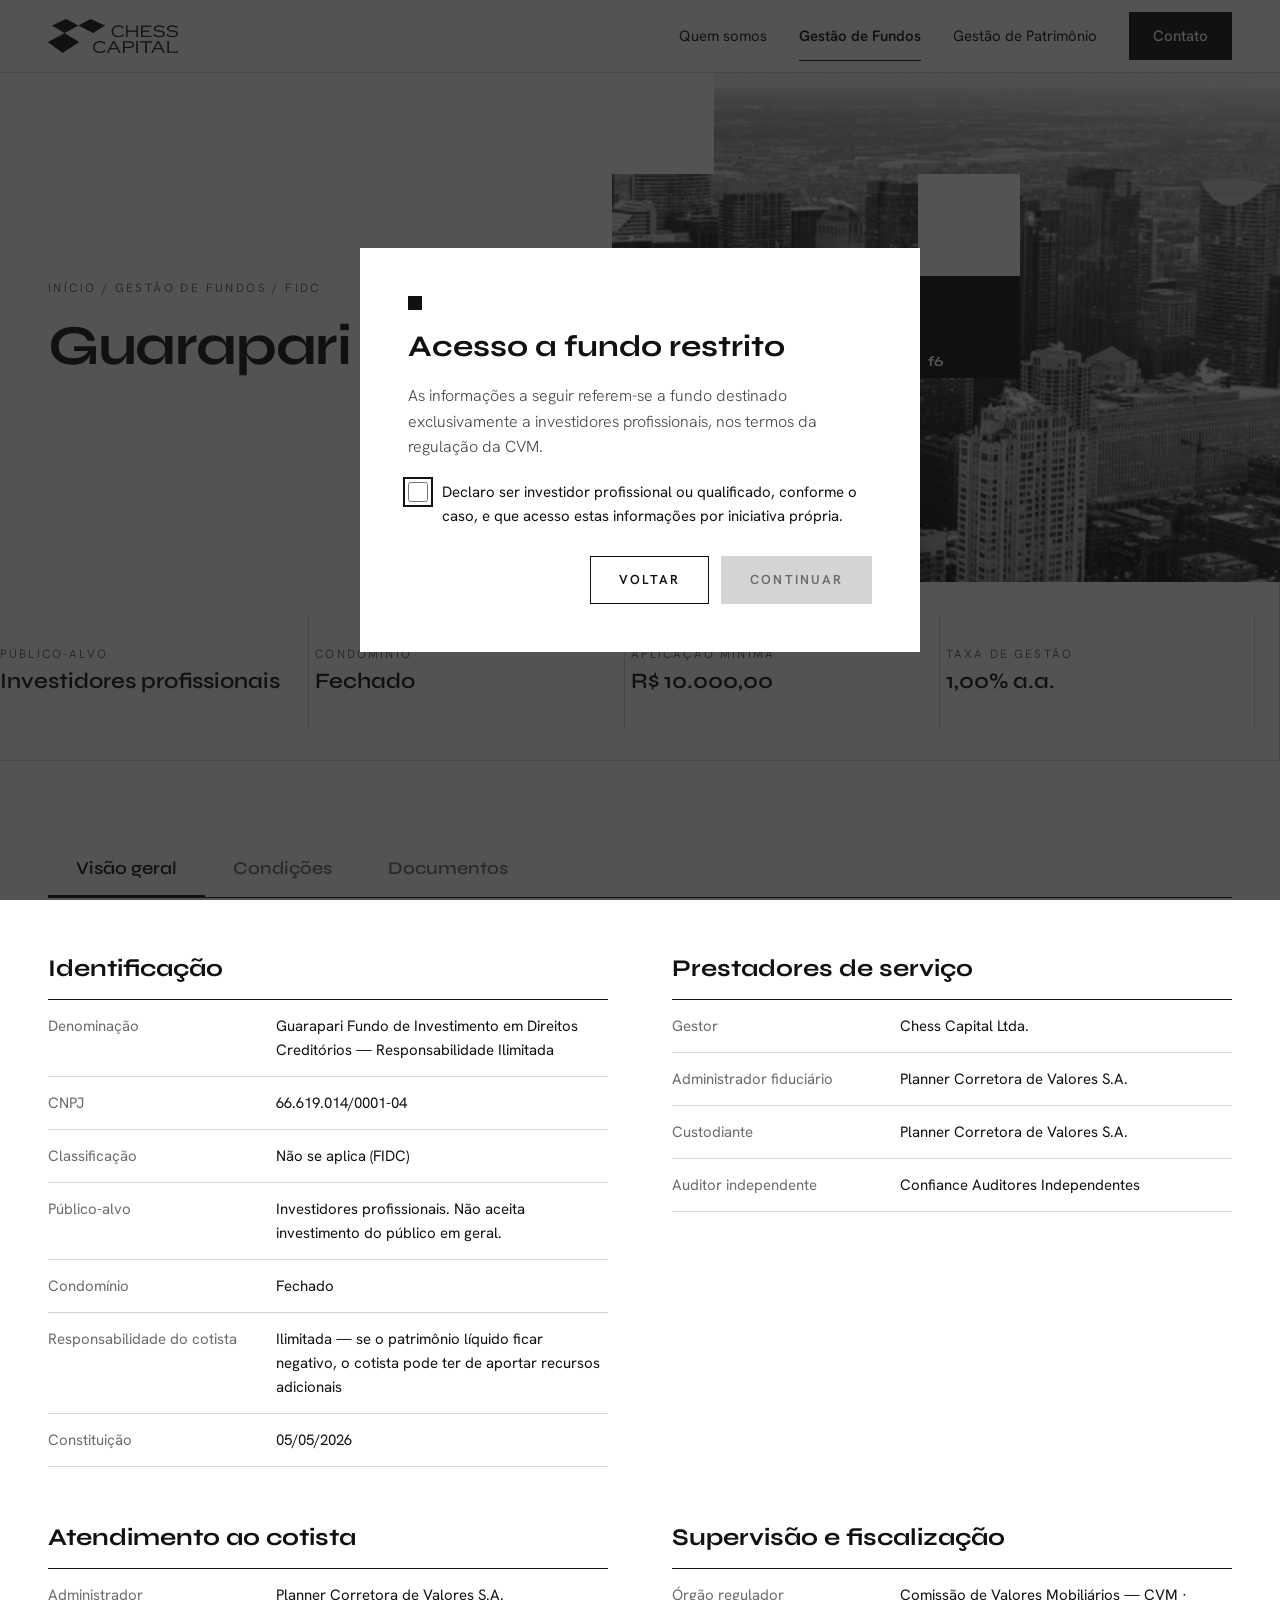
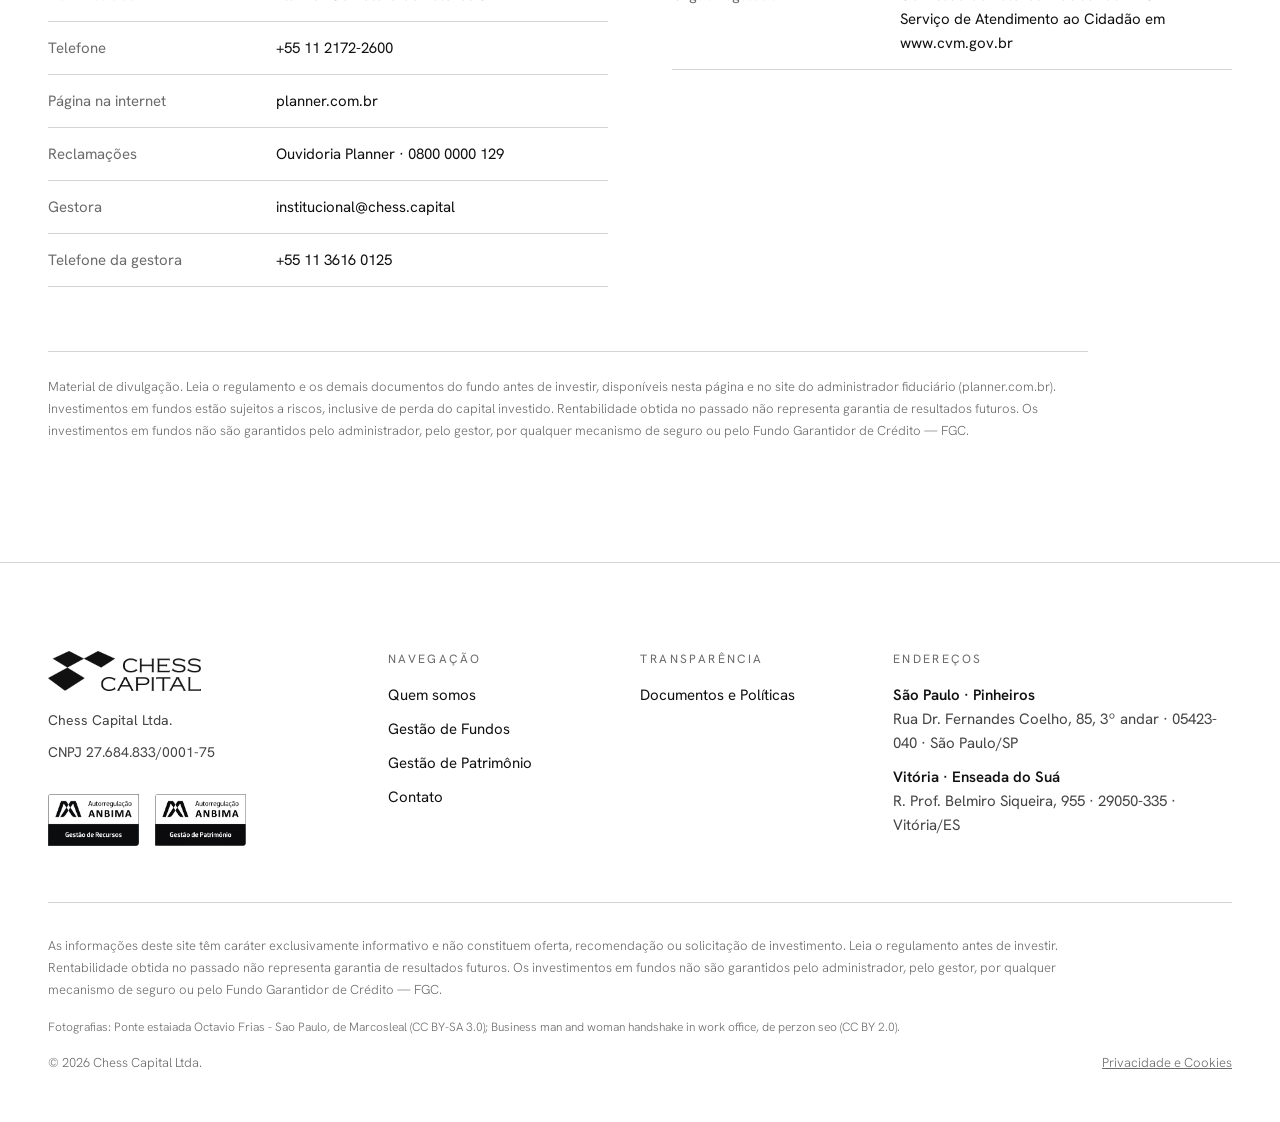
<file: fundo-guarapari.html>
<!DOCTYPE html>
<html lang="pt-BR">
<head>
<meta charset="utf-8">
<meta name="viewport" content="width=device-width, initial-scale=1">
<meta name="robots" content="noindex, nofollow">
<title>Guarapari FIDC · Chess Capital</title>
<link rel="icon" href="assets/img/simbolo.png">
<link rel="preconnect" href="https://fonts.googleapis.com">
<link rel="preconnect" href="https://fonts.gstatic.com" crossorigin>
<link rel="stylesheet" href="https://fonts.googleapis.com/css2?family=Hanken+Grotesk:wght@300;400;500;600&family=Syne:wght@500;600;700&display=swap">
<link rel="stylesheet" href="assets/site.css">
</head>
<body>
<a class="skip" href="#conteudo">Pular para o conteúdo</a>
<header class="hdr">
  <div class="hdr__in">
    <a class="hdr__logo" href="index.html"><img src="assets/img/lockup.png" alt="Chess Capital" width="130" height="34"></a>
    <button class="menu-btn" type="button" aria-label="Abrir menu" aria-expanded="false" aria-controls="menu"><span></span></button>
    <nav class="nav" id="menu" aria-label="Principal"><a href="quem-somos.html">Quem somos</a><a href="gestao-de-fundos.html" aria-current="page">Gestão de Fundos</a><a href="gestao-de-patrimonio.html">Gestão de Patrimônio</a><a class="nav__cta" href="index.html#contato">Contato</a></nav>
  </div>
</header>
<main id="conteudo">
<section class="phead" data-ink="9,2,f6" data-ink-v="4,5,f6">
  <img src="assets/img/pagina.jpg" alt="">
  <div class="board" aria-hidden="true"></div>
  <div class="phead__txt">
    <p class="crumb reveal" style="--d:700ms"><a href="index.html">Início</a> / <a href="gestao-de-fundos.html">Gestão de Fundos</a> / FIDC</p>
    <h1 class="reveal" style="--d:800ms">Guarapari FIDC</h1>
  </div>
</section>

<div class="facts"><div class="wrap"><div><span>Público-alvo</span><strong>Investidores profissionais</strong></div><div><span>Condomínio</span><strong>Fechado</strong></div><div><span>Aplicação mínima</span><strong>R$ 10.000,00</strong></div><div><span>Taxa de gestão</span><strong>1,00% a.a.</strong></div></div></div>
<section class="sec" style="padding-top:80px">
  <div class="wrap">
    <div class="ftabs" role="tablist" aria-label="Informações do fundo"><button type="button" role="tab" id="ft-visao" aria-controls="fp-visao" aria-selected="true" tabindex="0">Visão geral</button><button type="button" role="tab" id="ft-cond" aria-controls="fp-cond" aria-selected="false" tabindex="-1">Condições</button><button type="button" role="tab" id="ft-docs" aria-controls="fp-docs" aria-selected="false" tabindex="-1">Documentos</button></div>
    <div id="fp-visao" role="tabpanel" aria-labelledby="ft-visao"><div class="dlgrid"><div><h2>Identificação</h2><dl class="dl"><div><dt>Denominação</dt><dd>Guarapari Fundo de Investimento em Direitos Creditórios — Responsabilidade Ilimitada</dd></div><div><dt>CNPJ</dt><dd>66.619.014/0001-04</dd></div><div><dt>Classificação</dt><dd>Não se aplica (FIDC)</dd></div><div><dt>Público-alvo</dt><dd>Investidores profissionais. Não aceita investimento do público em geral.</dd></div><div><dt>Condomínio</dt><dd>Fechado</dd></div><div><dt>Responsabilidade do cotista</dt><dd>Ilimitada — se o patrimônio líquido ficar negativo, o cotista pode ter de aportar recursos adicionais</dd></div><div><dt>Constituição</dt><dd>05/05/2026</dd></div></dl></div><div><h2>Prestadores de serviço</h2><dl class="dl"><div><dt>Gestor</dt><dd>Chess Capital Ltda.</dd></div><div><dt>Administrador fiduciário</dt><dd>Planner Corretora de Valores S.A.</dd></div><div><dt>Custodiante</dt><dd>Planner Corretora de Valores S.A.</dd></div><div><dt>Auditor independente</dt><dd>Confiance Auditores Independentes</dd></div></dl></div><div><h2>Atendimento ao cotista</h2><dl class="dl"><div><dt>Administrador</dt><dd>Planner Corretora de Valores S.A.</dd></div><div><dt>Telefone</dt><dd>+55 11 2172-2600</dd></div><div><dt>Página na internet</dt><dd>planner.com.br</dd></div><div><dt>Reclamações</dt><dd>Ouvidoria Planner · 0800 0000 129</dd></div><div><dt>Gestora</dt><dd>institucional@chess.capital</dd></div><div><dt>Telefone da gestora</dt><dd>+55 11 3616 0125</dd></div></dl></div><div><h2>Supervisão e fiscalização</h2><dl class="dl"><div><dt>Órgão regulador</dt><dd>Comissão de Valores Mobiliários — CVM · Serviço de Atendimento ao Cidadão em www.cvm.gov.br</dd></div></dl></div></div></div>
    <div id="fp-cond" role="tabpanel" aria-labelledby="ft-cond" hidden><dl class="dl dl--lg"><div><dt>Aplicação mínima inicial</dt><dd>R$ 10.000,00</dd></div><div><dt>Aplicações subsequentes</dt><dd>mínimo de R$ 1.000,00</dd></div><div><dt>Saldo mínimo de permanência</dt><dd>R$ 1.000,00</dd></div><div><dt>Cota de aplicação</dt><dd>D+0</dd></div><div><dt>Resgate</dt><dd>Não há — condomínio fechado</dd></div><div><dt>Saída do cotista</dt><dd>Amortização conforme regulamento, com pagamento em D+2</dd></div><div><dt>Taxa de administração</dt><dd>0,10% a.a., sem mínimo mensal</dd></div><div><dt>Taxa de gestão</dt><dd>1,00% a.a., com mínimo mensal de R$ 15.000,00</dd></div><div><dt>Taxa máxima de distribuição</dt><dd>Não aplicável</dd></div><div><dt>Taxa de performance</dt><dd>20% do que exceder CDI + 4% a.a.</dd></div><div><dt>Taxas de ingresso e saída</dt><dd>Não há</dd></div></dl></div>
    <div id="fp-docs" role="tabpanel" aria-labelledby="ft-docs" hidden><ul class="docs"><li><a href="#"><span><strong>Regulamento</strong><small>vigente desde 01/07/2026</small></span><em>PDF</em></a></li><li><a href="#"><span><strong>Tributação aplicável</strong><small>capítulo IX do regulamento</small></span><em>PDF</em></a></li><li><a href="#"><span><strong>Política de voto da classe</strong><small>Política de Exercício de Direito de Voto da Chess — versão de set/2026</small></span><em>PDF</em></a></li><li><a href="#"><span><strong>Informes mensais, trimestrais e demonstrações financeiras</strong><small>Fundos.NET — link externo</small></span><em>↗</em></a></li><li><a href="#"><span><strong>Página do fundo na CVM</strong><small>link externo</small></span><em>↗</em></a></li></ul></div>
    <p class="legal fund-legal">Material de divulgação. Leia o regulamento e os demais documentos do fundo antes de investir, disponíveis nesta página e no site do administrador fiduciário (planner.com.br). Investimentos em fundos estão sujeitos a riscos, inclusive de perda do capital investido. Rentabilidade obtida no passado não representa garantia de resultados futuros. Os investimentos em fundos não são garantidos pelo administrador, pelo gestor, por qualquer mecanismo de seguro ou pelo Fundo Garantidor de Crédito — FGC.</p>
  </div>
</section>
<div class="gate" role="dialog" aria-modal="true" aria-labelledby="gate-t" hidden>
  <div class="gate__box">
    <h2 id="gate-t">Acesso a fundo restrito</h2>
    <p>As informações a seguir referem-se a fundo destinado exclusivamente a investidores profissionais, nos termos da regulação da CVM.</p>
    <label><input type="checkbox">Declaro ser investidor profissional ou qualificado, conforme o caso, e que acesso estas informações por iniciativa própria.</label>
    <div class="gate__act"><a class="btn btn--ghost" href="gestao-de-fundos.html">Voltar</a><button class="btn gate__go" type="button" disabled>Continuar</button></div>
  </div>
</div>
</main>
<footer class="ftr">
  <div class="ftr__in">
    <div class="ftr__top">
      <div class="ftr__brand">
        <img src="assets/img/lockup.png" alt="Chess Capital" width="153" height="40">
        <span>Chess Capital Ltda.</span>
        <span>CNPJ 27.684.833/0001-75</span>
        <div class="seals">
          <img src="assets/img/selo-anbima-gestao.png" alt="Autorregulação ANBIMA, Gestão de Recursos">
          <img src="assets/img/selo-anbima-patrimonio.png" alt="Autorregulação ANBIMA, Gestão de Patrimônio">
        </div>
      </div>
      <nav class="ftr__col" aria-label="Navegação">
        <span class="ftr__h">Navegação</span>
        <a href="quem-somos.html">Quem somos</a>
        <a href="gestao-de-fundos.html">Gestão de Fundos</a>
        <a href="gestao-de-patrimonio.html">Gestão de Patrimônio</a>
        <a href="index.html#contato">Contato</a>
      </nav>
      <nav class="ftr__col" aria-label="Transparência">
        <span class="ftr__h">Transparência</span>
        <a href="documentos.html">Documentos e Políticas</a>
      </nav>
      <div class="ftr__col ftr__col--wide">
        <span class="ftr__h">Endereços</span>
        <span><strong>São Paulo · Pinheiros</strong>Rua Dr. Fernandes Coelho, 85, 3º andar · 05423-040 · São Paulo/SP</span>
        <span><strong>Vitória · Enseada do Suá</strong>R. Prof. Belmiro Siqueira, 955 · 29050-335 · Vitória/ES</span>
      </div>
    </div>
    <p class="legal">As informações deste site têm caráter exclusivamente informativo e não constituem oferta, recomendação ou solicitação de investimento. Leia o regulamento antes de investir. Rentabilidade obtida no passado não representa garantia de resultados futuros. Os investimentos em fundos não são garantidos pelo administrador, pelo gestor, por qualquer mecanismo de seguro ou pelo Fundo Garantidor de Crédito — FGC.</p>
    <p class="legal legal--sm">Fotografias: Ponte estaiada Octavio Frias - Sao Paulo, de Marcosleal (CC BY-SA 3.0); Business man and woman handshake in work office, de perzon seo (CC BY 2.0).</p>
    <div class="ftr__end"><span>© 2026 Chess Capital Ltda.</span><a href="privacidade.html">Privacidade e Cookies</a></div>
  </div>
</footer>
<script src="assets/site.js"></script>
</body>
</html>
</file>
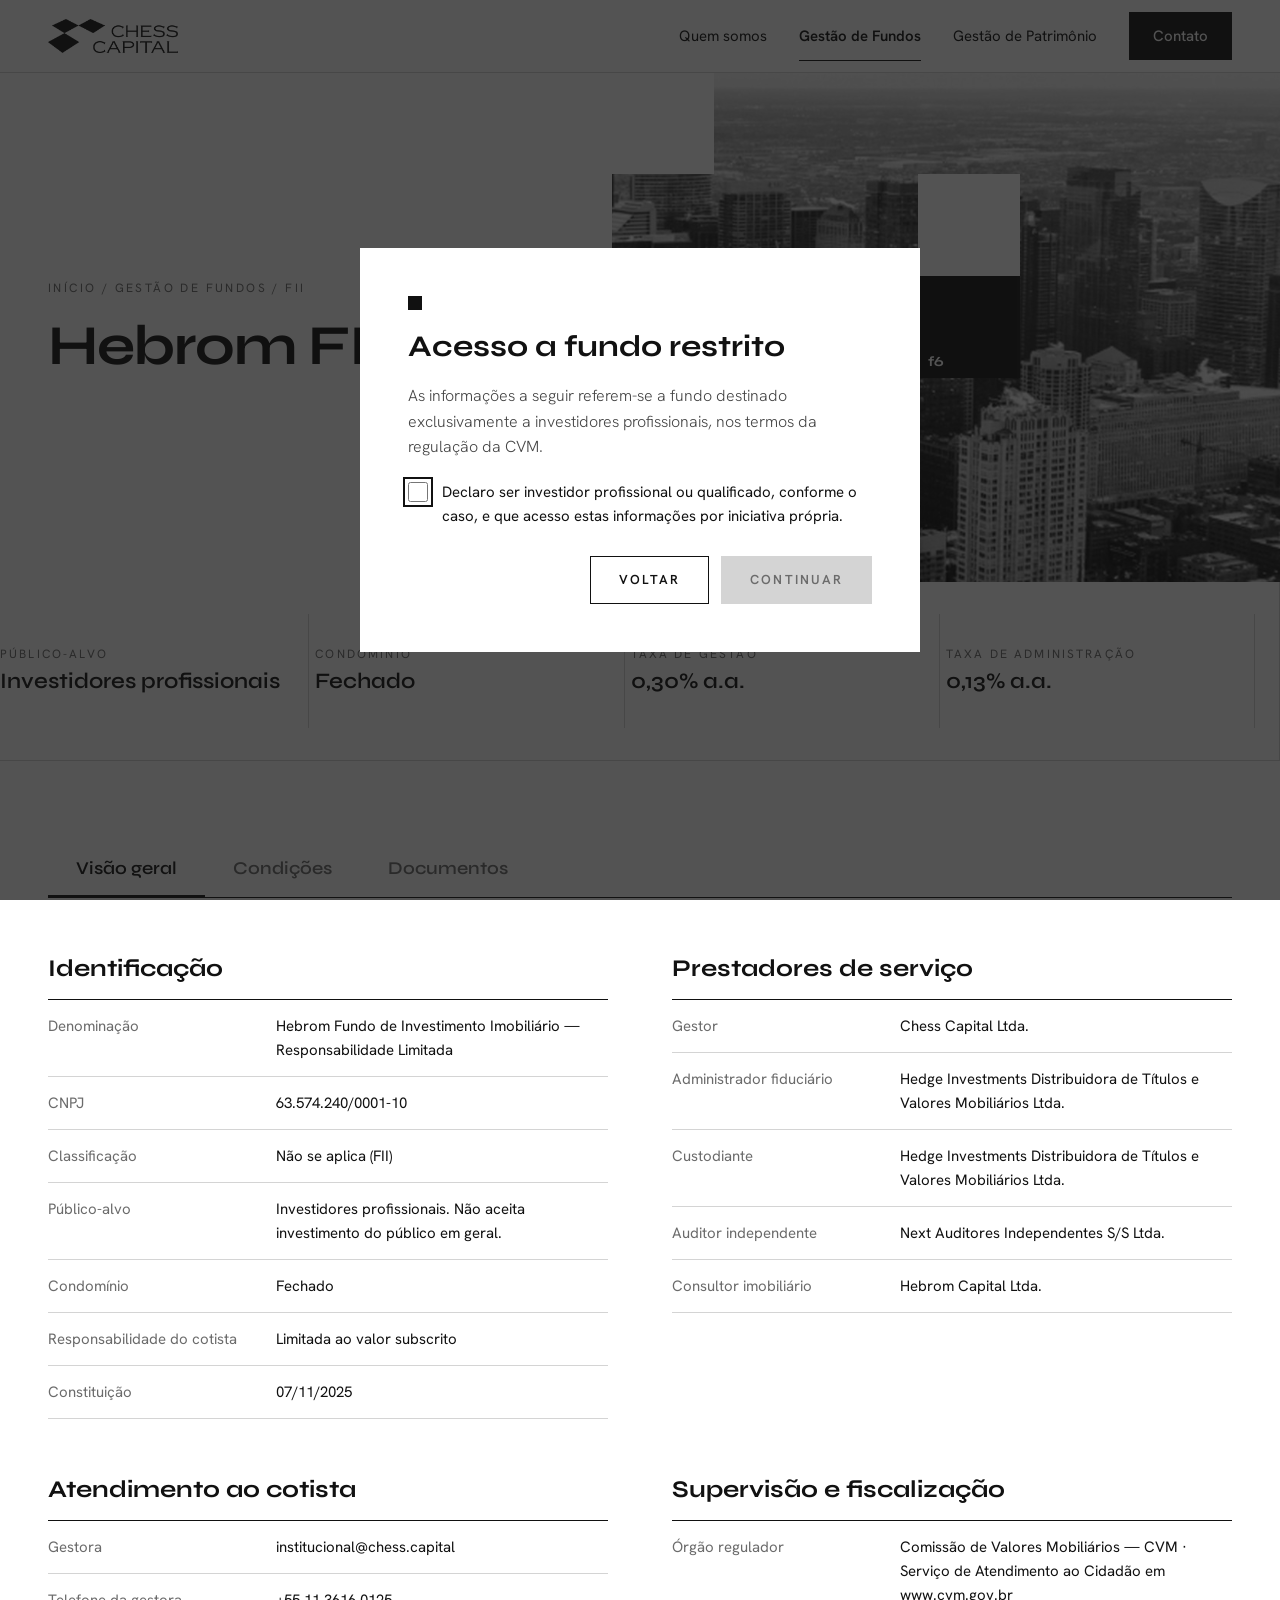
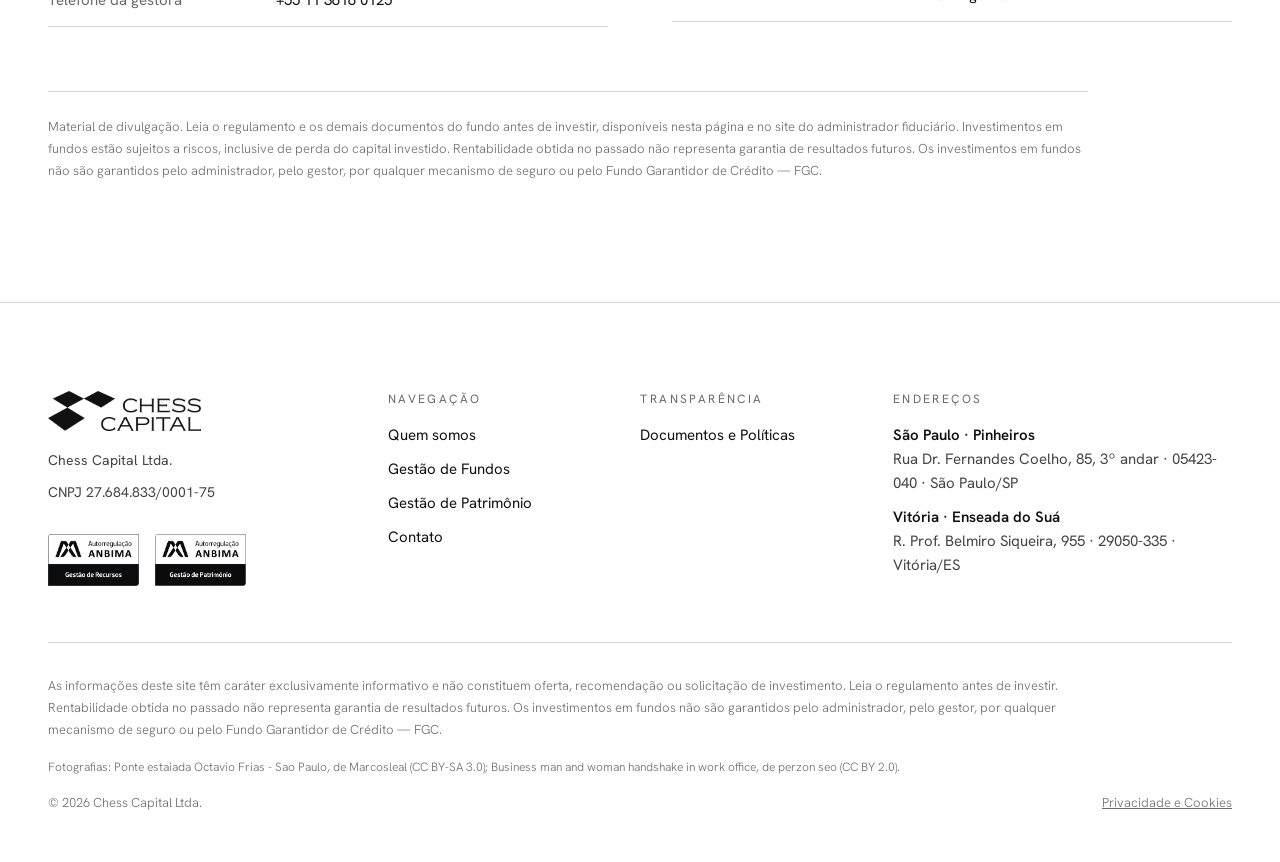
<file: fundo-hebrom.html>
<!DOCTYPE html>
<html lang="pt-BR">
<head>
<meta charset="utf-8">
<meta name="viewport" content="width=device-width, initial-scale=1">
<meta name="robots" content="noindex, nofollow">
<title>Hebrom FII · Chess Capital</title>
<link rel="icon" href="assets/img/simbolo.png">
<link rel="preconnect" href="https://fonts.googleapis.com">
<link rel="preconnect" href="https://fonts.gstatic.com" crossorigin>
<link rel="stylesheet" href="https://fonts.googleapis.com/css2?family=Hanken+Grotesk:wght@300;400;500;600&family=Syne:wght@500;600;700&display=swap">
<link rel="stylesheet" href="assets/site.css">
</head>
<body>
<a class="skip" href="#conteudo">Pular para o conteúdo</a>
<header class="hdr">
  <div class="hdr__in">
    <a class="hdr__logo" href="index.html"><img src="assets/img/lockup.png" alt="Chess Capital" width="130" height="34"></a>
    <button class="menu-btn" type="button" aria-label="Abrir menu" aria-expanded="false" aria-controls="menu"><span></span></button>
    <nav class="nav" id="menu" aria-label="Principal"><a href="quem-somos.html">Quem somos</a><a href="gestao-de-fundos.html" aria-current="page">Gestão de Fundos</a><a href="gestao-de-patrimonio.html">Gestão de Patrimônio</a><a class="nav__cta" href="index.html#contato">Contato</a></nav>
  </div>
</header>
<main id="conteudo">
<section class="phead" data-ink="9,2,f6" data-ink-v="4,5,f6">
  <img src="assets/img/pagina.jpg" alt="">
  <div class="board" aria-hidden="true"></div>
  <div class="phead__txt">
    <p class="crumb reveal" style="--d:700ms"><a href="index.html">Início</a> / <a href="gestao-de-fundos.html">Gestão de Fundos</a> / FII</p>
    <h1 class="reveal" style="--d:800ms">Hebrom FII</h1>
  </div>
</section>

<div class="facts"><div class="wrap"><div><span>Público-alvo</span><strong>Investidores profissionais</strong></div><div><span>Condomínio</span><strong>Fechado</strong></div><div><span>Taxa de gestão</span><strong>0,30% a.a.</strong></div><div><span>Taxa de administração</span><strong>0,13% a.a.</strong></div></div></div>
<section class="sec" style="padding-top:80px">
  <div class="wrap">
    <div class="ftabs" role="tablist" aria-label="Informações do fundo"><button type="button" role="tab" id="ft-visao" aria-controls="fp-visao" aria-selected="true" tabindex="0">Visão geral</button><button type="button" role="tab" id="ft-cond" aria-controls="fp-cond" aria-selected="false" tabindex="-1">Condições</button><button type="button" role="tab" id="ft-docs" aria-controls="fp-docs" aria-selected="false" tabindex="-1">Documentos</button></div>
    <div id="fp-visao" role="tabpanel" aria-labelledby="ft-visao"><div class="dlgrid"><div><h2>Identificação</h2><dl class="dl"><div><dt>Denominação</dt><dd>Hebrom Fundo de Investimento Imobiliário — Responsabilidade Limitada</dd></div><div><dt>CNPJ</dt><dd>63.574.240/0001-10</dd></div><div><dt>Classificação</dt><dd>Não se aplica (FII)</dd></div><div><dt>Público-alvo</dt><dd>Investidores profissionais. Não aceita investimento do público em geral.</dd></div><div><dt>Condomínio</dt><dd>Fechado</dd></div><div><dt>Responsabilidade do cotista</dt><dd>Limitada ao valor subscrito</dd></div><div><dt>Constituição</dt><dd>07/11/2025</dd></div></dl></div><div><h2>Prestadores de serviço</h2><dl class="dl"><div><dt>Gestor</dt><dd>Chess Capital Ltda.</dd></div><div><dt>Administrador fiduciário</dt><dd>Hedge Investments Distribuidora de Títulos e Valores Mobiliários Ltda.</dd></div><div><dt>Custodiante</dt><dd>Hedge Investments Distribuidora de Títulos e Valores Mobiliários Ltda.</dd></div><div><dt>Auditor independente</dt><dd>Next Auditores Independentes S/S Ltda.</dd></div><div><dt>Consultor imobiliário</dt><dd>Hebrom Capital Ltda.</dd></div></dl></div><div><h2>Atendimento ao cotista</h2><dl class="dl"><div><dt>Gestora</dt><dd>institucional@chess.capital</dd></div><div><dt>Telefone da gestora</dt><dd>+55 11 3616 0125</dd></div></dl></div><div><h2>Supervisão e fiscalização</h2><dl class="dl"><div><dt>Órgão regulador</dt><dd>Comissão de Valores Mobiliários — CVM · Serviço de Atendimento ao Cidadão em www.cvm.gov.br</dd></div></dl></div></div></div>
    <div id="fp-cond" role="tabpanel" aria-labelledby="ft-cond" hidden><dl class="dl dl--lg"><div><dt>Resgate</dt><dd>Não há — condomínio fechado</dd></div><div><dt>Saída do cotista</dt><dd>Negociação das cotas em bolsa ou balcão organizado (B3), ou amortização conforme regulamento</dd></div><div><dt>Distribuição de resultados</dt><dd>No mínimo 95% dos lucros apurados no semestre</dd></div><div><dt>Taxa de administração</dt><dd>0,13% a.a., com mínimo mensal de R$ 15.000,00 corrigido pelo IPCA</dd></div><div><dt>Taxa de gestão</dt><dd>0,30% a.a., com mínimo mensal de R$ 18.000,00 corrigido pelo IPCA</dd></div><div><dt>Taxa de consultoria imobiliária</dt><dd>1,00% a.a.</dd></div><div><dt>Taxa máxima de distribuição</dt><dd>Não há taxa periódica; novas emissões podem ter taxa de distribuição primária, conforme deliberado em assembleia</dd></div><div><dt>Taxas de performance, ingresso e saída</dt><dd>Não há</dd></div></dl></div>
    <div id="fp-docs" role="tabpanel" aria-labelledby="ft-docs" hidden><ul class="docs"><li><a href="#"><span><strong>Regulamento</strong><small>vigente desde 16/10/2026</small></span><em>PDF</em></a></li><li><a href="#"><span><strong>Tributação aplicável</strong><small>-</small></span></a></li><li><a href="#"><span><strong>Política de voto da classe</strong><small>Política de Exercício de Direito de Voto da Chess — versão de set/2026</small></span><em>PDF</em></a></li><li><a href="#"><span><strong>Informes, comunicados e fatos relevantes</strong><small>Fundos.NET — link externo</small></span><em>↗</em></a></li><li><a href="#"><span><strong>Página do fundo na CVM</strong><small>link externo</small></span><em>↗</em></a></li></ul></div>
    <p class="legal fund-legal">Material de divulgação. Leia o regulamento e os demais documentos do fundo antes de investir, disponíveis nesta página e no site do administrador fiduciário. Investimentos em fundos estão sujeitos a riscos, inclusive de perda do capital investido. Rentabilidade obtida no passado não representa garantia de resultados futuros. Os investimentos em fundos não são garantidos pelo administrador, pelo gestor, por qualquer mecanismo de seguro ou pelo Fundo Garantidor de Crédito — FGC.</p>
  </div>
</section>
<div class="gate" role="dialog" aria-modal="true" aria-labelledby="gate-t" hidden>
  <div class="gate__box">
    <h2 id="gate-t">Acesso a fundo restrito</h2>
    <p>As informações a seguir referem-se a fundo destinado exclusivamente a investidores profissionais, nos termos da regulação da CVM.</p>
    <label><input type="checkbox">Declaro ser investidor profissional ou qualificado, conforme o caso, e que acesso estas informações por iniciativa própria.</label>
    <div class="gate__act"><a class="btn btn--ghost" href="gestao-de-fundos.html">Voltar</a><button class="btn gate__go" type="button" disabled>Continuar</button></div>
  </div>
</div>
</main>
<footer class="ftr">
  <div class="ftr__in">
    <div class="ftr__top">
      <div class="ftr__brand">
        <img src="assets/img/lockup.png" alt="Chess Capital" width="153" height="40">
        <span>Chess Capital Ltda.</span>
        <span>CNPJ 27.684.833/0001-75</span>
        <div class="seals">
          <img src="assets/img/selo-anbima-gestao.png" alt="Autorregulação ANBIMA, Gestão de Recursos">
          <img src="assets/img/selo-anbima-patrimonio.png" alt="Autorregulação ANBIMA, Gestão de Patrimônio">
        </div>
      </div>
      <nav class="ftr__col" aria-label="Navegação">
        <span class="ftr__h">Navegação</span>
        <a href="quem-somos.html">Quem somos</a>
        <a href="gestao-de-fundos.html">Gestão de Fundos</a>
        <a href="gestao-de-patrimonio.html">Gestão de Patrimônio</a>
        <a href="index.html#contato">Contato</a>
      </nav>
      <nav class="ftr__col" aria-label="Transparência">
        <span class="ftr__h">Transparência</span>
        <a href="documentos.html">Documentos e Políticas</a>
      </nav>
      <div class="ftr__col ftr__col--wide">
        <span class="ftr__h">Endereços</span>
        <span><strong>São Paulo · Pinheiros</strong>Rua Dr. Fernandes Coelho, 85, 3º andar · 05423-040 · São Paulo/SP</span>
        <span><strong>Vitória · Enseada do Suá</strong>R. Prof. Belmiro Siqueira, 955 · 29050-335 · Vitória/ES</span>
      </div>
    </div>
    <p class="legal">As informações deste site têm caráter exclusivamente informativo e não constituem oferta, recomendação ou solicitação de investimento. Leia o regulamento antes de investir. Rentabilidade obtida no passado não representa garantia de resultados futuros. Os investimentos em fundos não são garantidos pelo administrador, pelo gestor, por qualquer mecanismo de seguro ou pelo Fundo Garantidor de Crédito — FGC.</p>
    <p class="legal legal--sm">Fotografias: Ponte estaiada Octavio Frias - Sao Paulo, de Marcosleal (CC BY-SA 3.0); Business man and woman handshake in work office, de perzon seo (CC BY 2.0).</p>
    <div class="ftr__end"><span>© 2026 Chess Capital Ltda.</span><a href="privacidade.html">Privacidade e Cookies</a></div>
  </div>
</footer>
<script src="assets/site.js"></script>
</body>
</html>
</file>
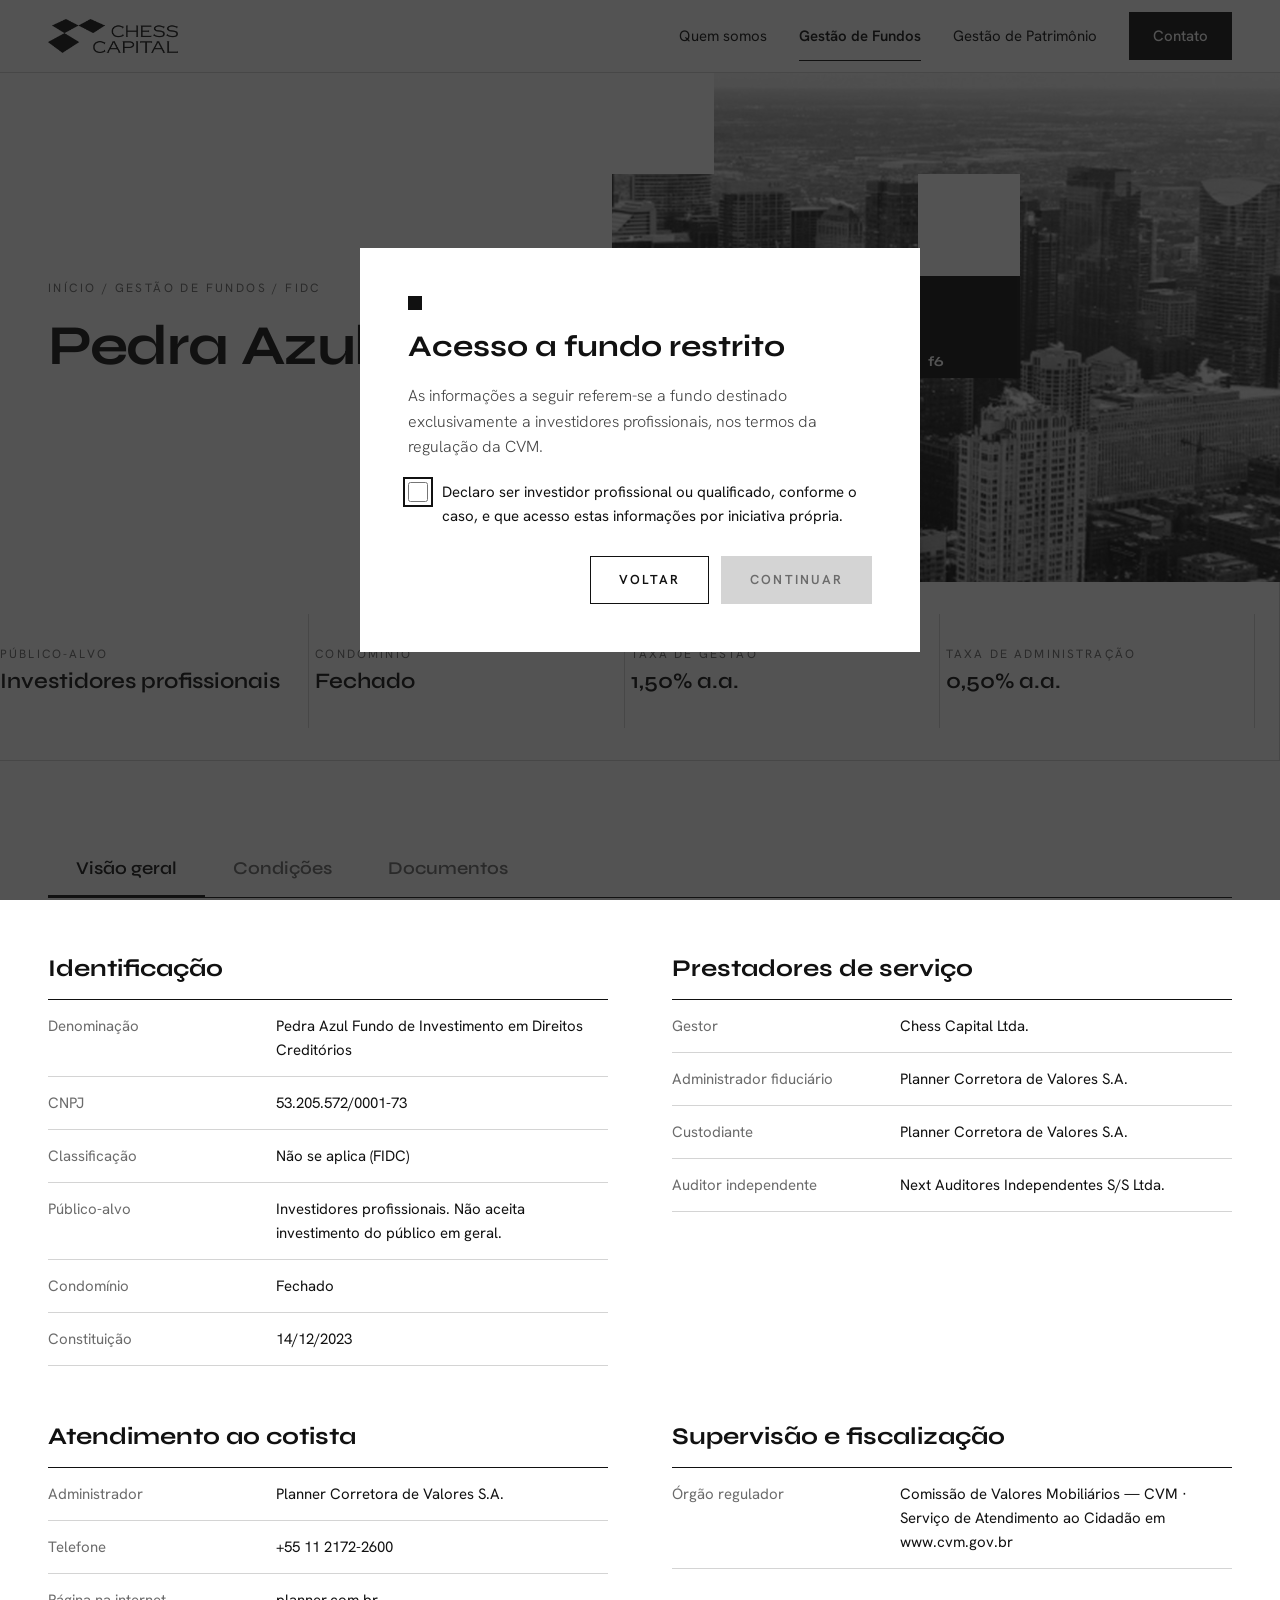
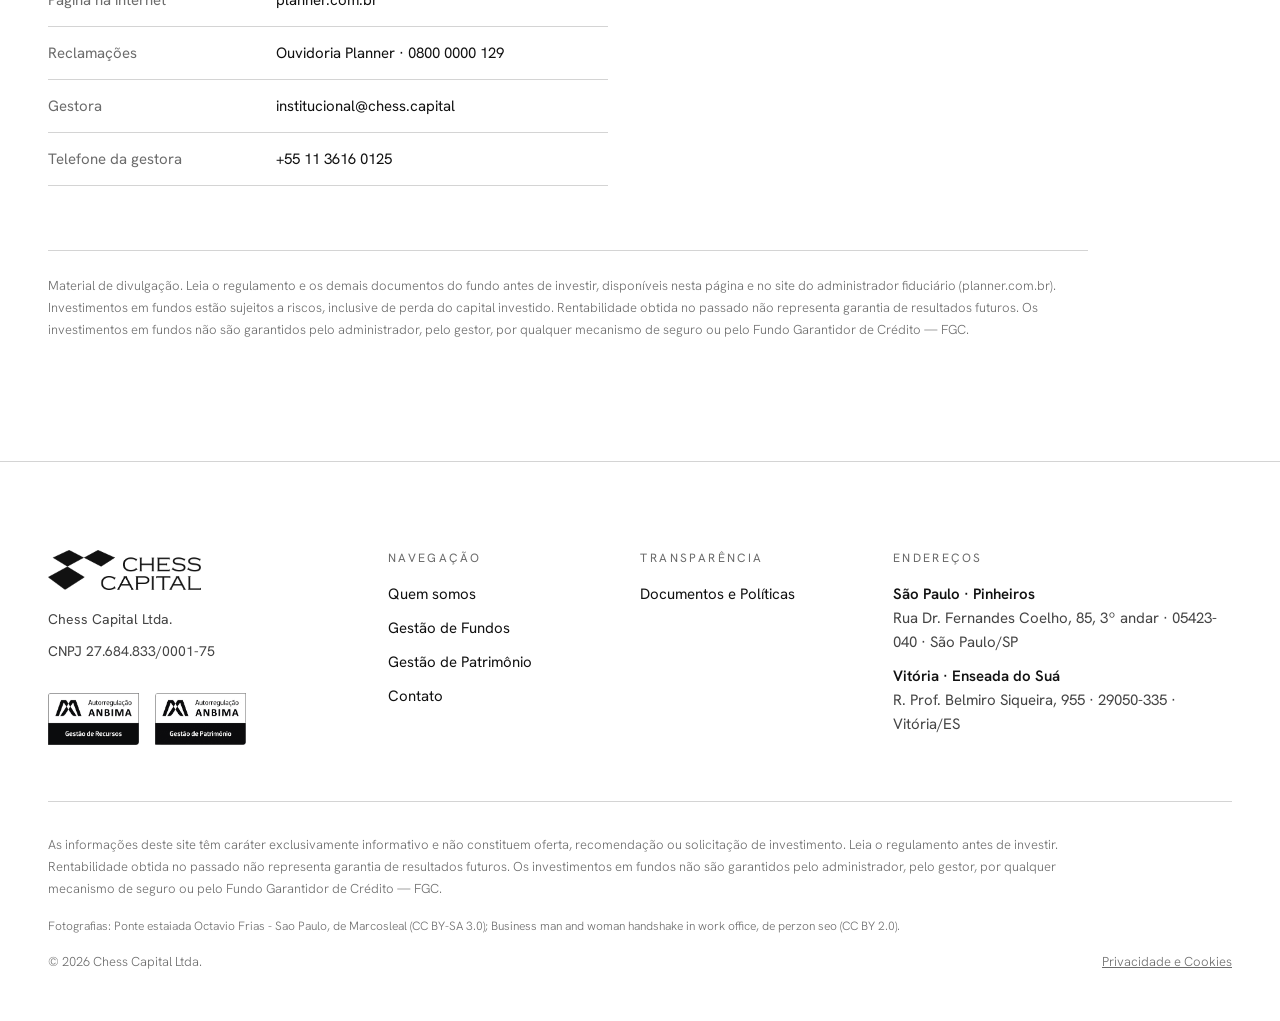
<file: fundo-pedra-azul.html>
<!DOCTYPE html>
<html lang="pt-BR">
<head>
<meta charset="utf-8">
<meta name="viewport" content="width=device-width, initial-scale=1">
<meta name="robots" content="noindex, nofollow">
<title>Pedra Azul FIDC · Chess Capital</title>
<link rel="icon" href="assets/img/simbolo.png">
<link rel="preconnect" href="https://fonts.googleapis.com">
<link rel="preconnect" href="https://fonts.gstatic.com" crossorigin>
<link rel="stylesheet" href="https://fonts.googleapis.com/css2?family=Hanken+Grotesk:wght@300;400;500;600&family=Syne:wght@500;600;700&display=swap">
<link rel="stylesheet" href="assets/site.css">
</head>
<body>
<a class="skip" href="#conteudo">Pular para o conteúdo</a>
<header class="hdr">
  <div class="hdr__in">
    <a class="hdr__logo" href="index.html"><img src="assets/img/lockup.png" alt="Chess Capital" width="130" height="34"></a>
    <button class="menu-btn" type="button" aria-label="Abrir menu" aria-expanded="false" aria-controls="menu"><span></span></button>
    <nav class="nav" id="menu" aria-label="Principal"><a href="quem-somos.html">Quem somos</a><a href="gestao-de-fundos.html" aria-current="page">Gestão de Fundos</a><a href="gestao-de-patrimonio.html">Gestão de Patrimônio</a><a class="nav__cta" href="index.html#contato">Contato</a></nav>
  </div>
</header>
<main id="conteudo">
<section class="phead" data-ink="9,2,f6" data-ink-v="4,5,f6">
  <img src="assets/img/pagina.jpg" alt="">
  <div class="board" aria-hidden="true"></div>
  <div class="phead__txt">
    <p class="crumb reveal" style="--d:700ms"><a href="index.html">Início</a> / <a href="gestao-de-fundos.html">Gestão de Fundos</a> / FIDC</p>
    <h1 class="reveal" style="--d:800ms">Pedra Azul FIDC</h1>
  </div>
</section>

<div class="facts"><div class="wrap"><div><span>Público-alvo</span><strong>Investidores profissionais</strong></div><div><span>Condomínio</span><strong>Fechado</strong></div><div><span>Taxa de gestão</span><strong>1,50% a.a.</strong></div><div><span>Taxa de administração</span><strong>0,50% a.a.</strong></div></div></div>
<section class="sec" style="padding-top:80px">
  <div class="wrap">
    <div class="ftabs" role="tablist" aria-label="Informações do fundo"><button type="button" role="tab" id="ft-visao" aria-controls="fp-visao" aria-selected="true" tabindex="0">Visão geral</button><button type="button" role="tab" id="ft-cond" aria-controls="fp-cond" aria-selected="false" tabindex="-1">Condições</button><button type="button" role="tab" id="ft-docs" aria-controls="fp-docs" aria-selected="false" tabindex="-1">Documentos</button></div>
    <div id="fp-visao" role="tabpanel" aria-labelledby="ft-visao"><div class="dlgrid"><div><h2>Identificação</h2><dl class="dl"><div><dt>Denominação</dt><dd>Pedra Azul Fundo de Investimento em Direitos Creditórios</dd></div><div><dt>CNPJ</dt><dd>53.205.572/0001-73</dd></div><div><dt>Classificação</dt><dd>Não se aplica (FIDC)</dd></div><div><dt>Público-alvo</dt><dd>Investidores profissionais. Não aceita investimento do público em geral.</dd></div><div><dt>Condomínio</dt><dd>Fechado</dd></div><div><dt>Constituição</dt><dd>14/12/2023</dd></div></dl></div><div><h2>Prestadores de serviço</h2><dl class="dl"><div><dt>Gestor</dt><dd>Chess Capital Ltda.</dd></div><div><dt>Administrador fiduciário</dt><dd>Planner Corretora de Valores S.A.</dd></div><div><dt>Custodiante</dt><dd>Planner Corretora de Valores S.A.</dd></div><div><dt>Auditor independente</dt><dd>Next Auditores Independentes S/S Ltda.</dd></div></dl></div><div><h2>Atendimento ao cotista</h2><dl class="dl"><div><dt>Administrador</dt><dd>Planner Corretora de Valores S.A.</dd></div><div><dt>Telefone</dt><dd>+55 11 2172-2600</dd></div><div><dt>Página na internet</dt><dd>planner.com.br</dd></div><div><dt>Reclamações</dt><dd>Ouvidoria Planner · 0800 0000 129</dd></div><div><dt>Gestora</dt><dd>institucional@chess.capital</dd></div><div><dt>Telefone da gestora</dt><dd>+55 11 3616 0125</dd></div></dl></div><div><h2>Supervisão e fiscalização</h2><dl class="dl"><div><dt>Órgão regulador</dt><dd>Comissão de Valores Mobiliários — CVM · Serviço de Atendimento ao Cidadão em www.cvm.gov.br</dd></div></dl></div></div></div>
    <div id="fp-cond" role="tabpanel" aria-labelledby="ft-cond" hidden><dl class="dl dl--lg"><div><dt>Resgate</dt><dd>Não há — condomínio fechado</dd></div><div><dt>Saída do cotista</dt><dd>Amortização conforme regulamento e suplementos das séries</dd></div><div><dt>Taxa de administração</dt><dd>0,50% a.a. — remunera administração, distribuição, custódia, controladoria e escrituração</dd></div><div><dt>Taxa de gestão</dt><dd>1,50% a.a.</dd></div><div><dt>Taxa máxima de distribuição</dt><dd>Incluída na taxa de administração</dd></div><div><dt>Taxa de performance</dt><dd>20% do que exceder CDI + 3% a.a.</dd></div><div><dt>Taxas de ingresso e saída</dt><dd>Não há</dd></div></dl></div>
    <div id="fp-docs" role="tabpanel" aria-labelledby="ft-docs" hidden><ul class="docs"><li><a href="#"><span><strong>Regulamento</strong><small>vigente desde 01/07/2026</small></span><em>PDF</em></a></li><li><a href="#"><span><strong>Tributação aplicável</strong><small>-</small></span></a></li><li><a href="#"><span><strong>Política de voto da classe</strong><small>Política de Exercício de Direito de Voto da Chess — versão de set/2026</small></span><em>PDF</em></a></li><li><a href="#"><span><strong>Informes mensais, trimestrais e demonstrações financeiras</strong><small>Fundos.NET — link externo</small></span><em>↗</em></a></li><li><a href="#"><span><strong>Página do fundo na CVM</strong><small>link externo</small></span><em>↗</em></a></li></ul></div>
    <p class="legal fund-legal">Material de divulgação. Leia o regulamento e os demais documentos do fundo antes de investir, disponíveis nesta página e no site do administrador fiduciário (planner.com.br). Investimentos em fundos estão sujeitos a riscos, inclusive de perda do capital investido. Rentabilidade obtida no passado não representa garantia de resultados futuros. Os investimentos em fundos não são garantidos pelo administrador, pelo gestor, por qualquer mecanismo de seguro ou pelo Fundo Garantidor de Crédito — FGC.</p>
  </div>
</section>
<div class="gate" role="dialog" aria-modal="true" aria-labelledby="gate-t" hidden>
  <div class="gate__box">
    <h2 id="gate-t">Acesso a fundo restrito</h2>
    <p>As informações a seguir referem-se a fundo destinado exclusivamente a investidores profissionais, nos termos da regulação da CVM.</p>
    <label><input type="checkbox">Declaro ser investidor profissional ou qualificado, conforme o caso, e que acesso estas informações por iniciativa própria.</label>
    <div class="gate__act"><a class="btn btn--ghost" href="gestao-de-fundos.html">Voltar</a><button class="btn gate__go" type="button" disabled>Continuar</button></div>
  </div>
</div>
</main>
<footer class="ftr">
  <div class="ftr__in">
    <div class="ftr__top">
      <div class="ftr__brand">
        <img src="assets/img/lockup.png" alt="Chess Capital" width="153" height="40">
        <span>Chess Capital Ltda.</span>
        <span>CNPJ 27.684.833/0001-75</span>
        <div class="seals">
          <img src="assets/img/selo-anbima-gestao.png" alt="Autorregulação ANBIMA, Gestão de Recursos">
          <img src="assets/img/selo-anbima-patrimonio.png" alt="Autorregulação ANBIMA, Gestão de Patrimônio">
        </div>
      </div>
      <nav class="ftr__col" aria-label="Navegação">
        <span class="ftr__h">Navegação</span>
        <a href="quem-somos.html">Quem somos</a>
        <a href="gestao-de-fundos.html">Gestão de Fundos</a>
        <a href="gestao-de-patrimonio.html">Gestão de Patrimônio</a>
        <a href="index.html#contato">Contato</a>
      </nav>
      <nav class="ftr__col" aria-label="Transparência">
        <span class="ftr__h">Transparência</span>
        <a href="documentos.html">Documentos e Políticas</a>
      </nav>
      <div class="ftr__col ftr__col--wide">
        <span class="ftr__h">Endereços</span>
        <span><strong>São Paulo · Pinheiros</strong>Rua Dr. Fernandes Coelho, 85, 3º andar · 05423-040 · São Paulo/SP</span>
        <span><strong>Vitória · Enseada do Suá</strong>R. Prof. Belmiro Siqueira, 955 · 29050-335 · Vitória/ES</span>
      </div>
    </div>
    <p class="legal">As informações deste site têm caráter exclusivamente informativo e não constituem oferta, recomendação ou solicitação de investimento. Leia o regulamento antes de investir. Rentabilidade obtida no passado não representa garantia de resultados futuros. Os investimentos em fundos não são garantidos pelo administrador, pelo gestor, por qualquer mecanismo de seguro ou pelo Fundo Garantidor de Crédito — FGC.</p>
    <p class="legal legal--sm">Fotografias: Ponte estaiada Octavio Frias - Sao Paulo, de Marcosleal (CC BY-SA 3.0); Business man and woman handshake in work office, de perzon seo (CC BY 2.0).</p>
    <div class="ftr__end"><span>© 2026 Chess Capital Ltda.</span><a href="privacidade.html">Privacidade e Cookies</a></div>
  </div>
</footer>
<script src="assets/site.js"></script>
</body>
</html>
</file>
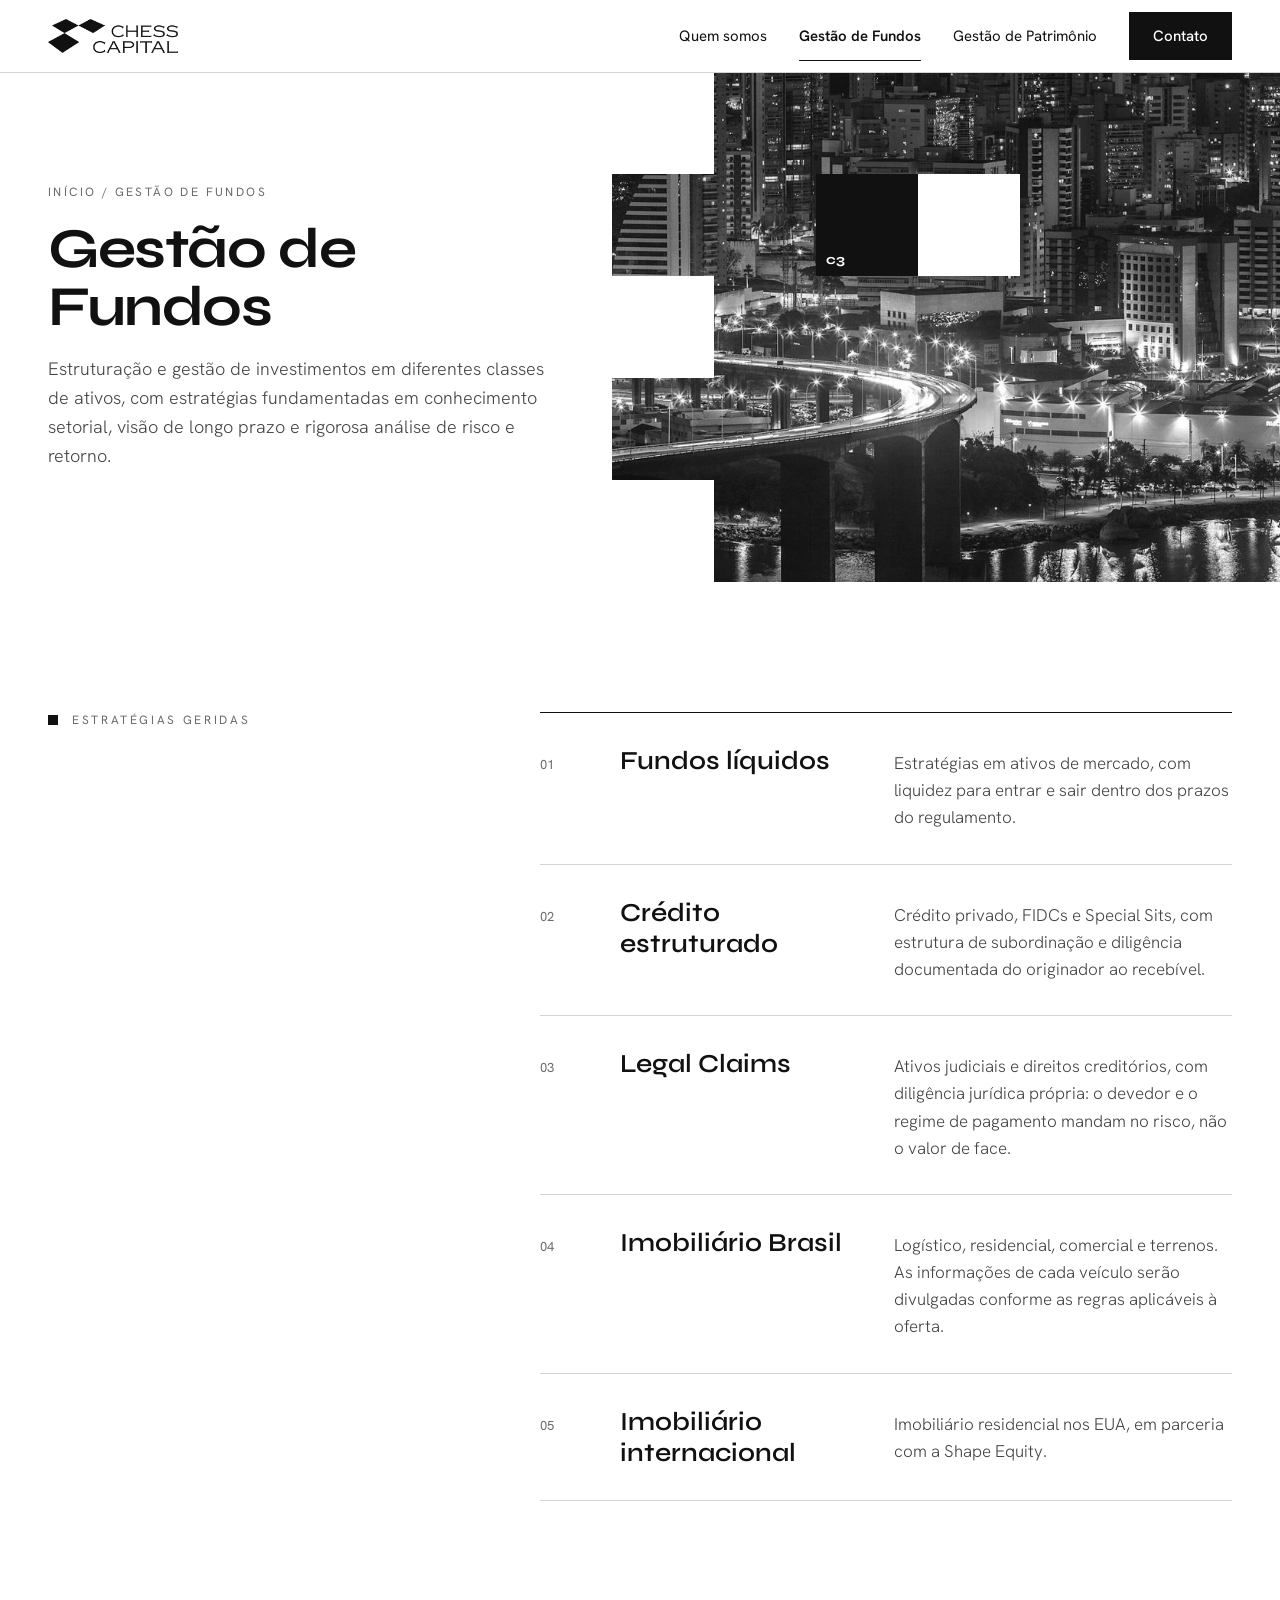
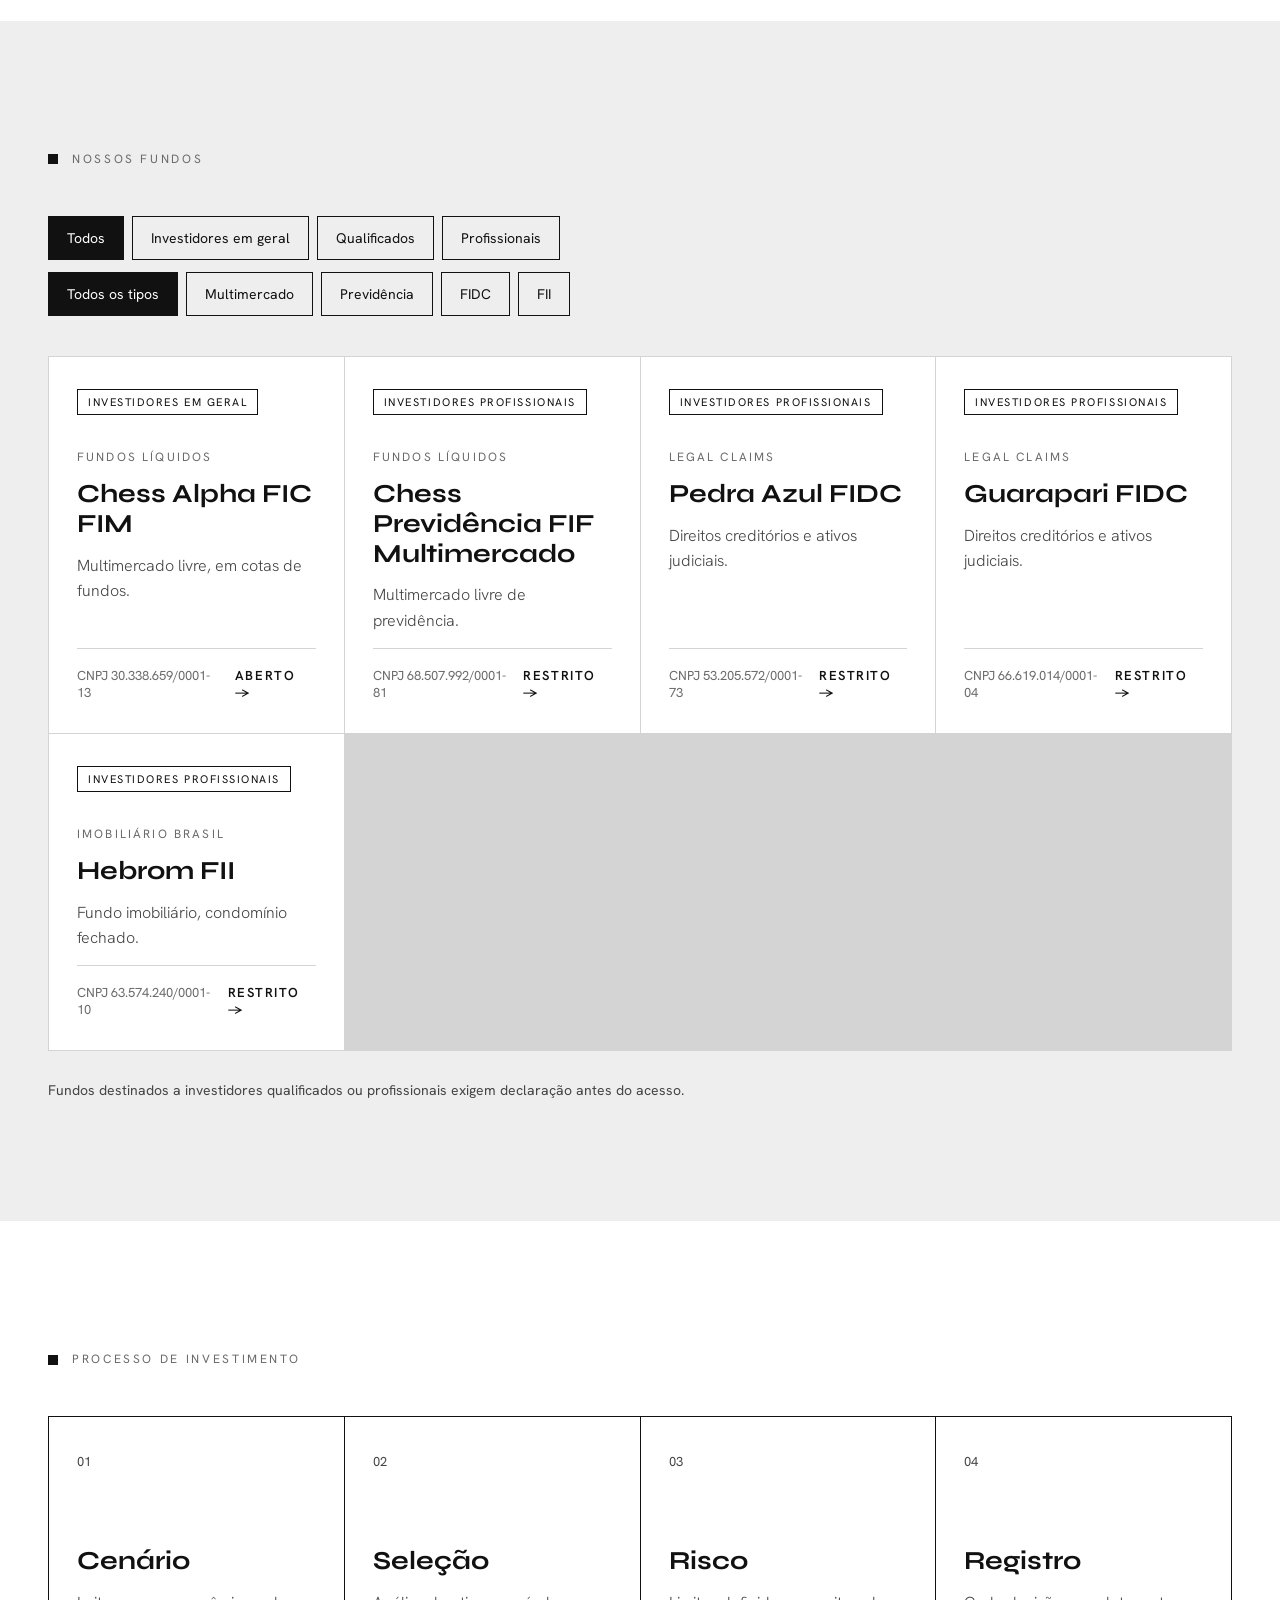
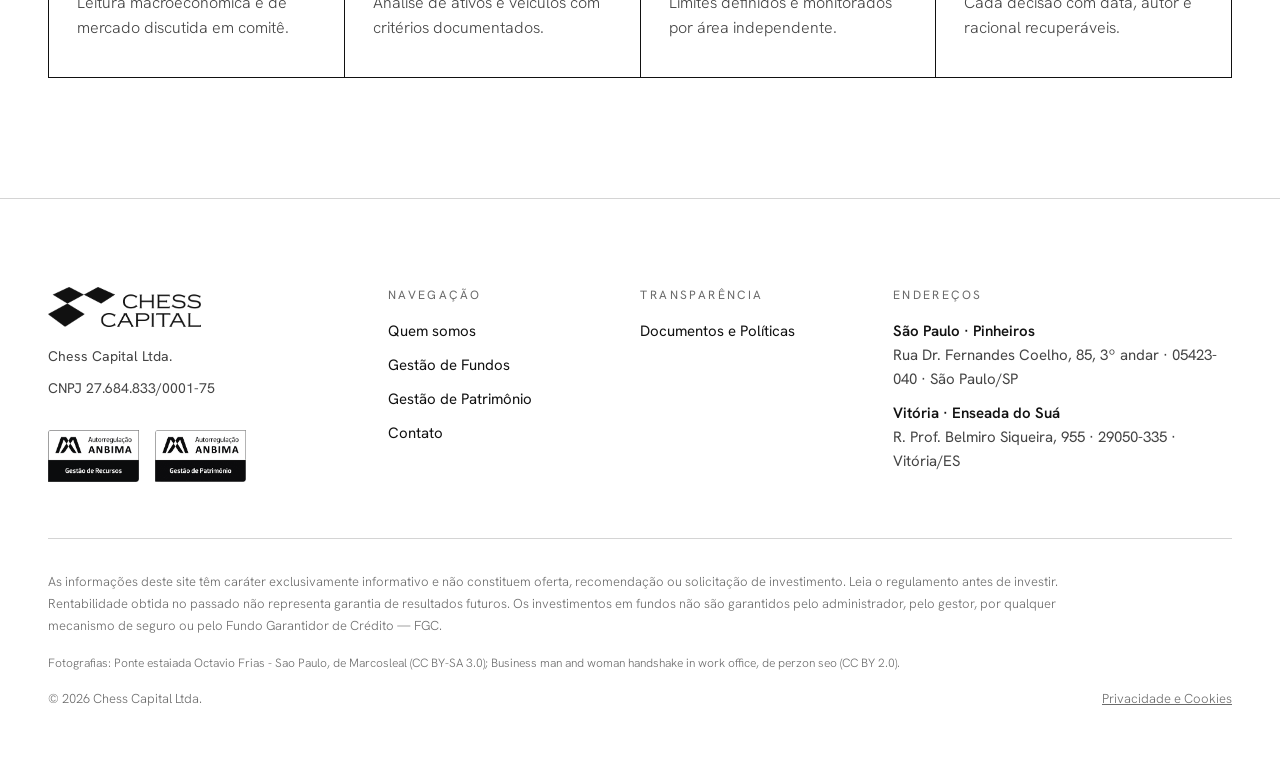
<file: gestao-de-fundos.html>
<!DOCTYPE html>
<html lang="pt-BR">
<head>
<meta charset="utf-8">
<meta name="viewport" content="width=device-width, initial-scale=1">
<meta name="robots" content="noindex, nofollow">
<title>Gestão de Fundos · Chess Capital</title>
<link rel="icon" href="assets/img/simbolo.png">
<link rel="preconnect" href="https://fonts.googleapis.com">
<link rel="preconnect" href="https://fonts.gstatic.com" crossorigin>
<link rel="stylesheet" href="https://fonts.googleapis.com/css2?family=Hanken+Grotesk:wght@300;400;500;600&family=Syne:wght@500;600;700&display=swap">
<link rel="stylesheet" href="assets/site.css">
</head>
<body>
<a class="skip" href="#conteudo">Pular para o conteúdo</a>
<header class="hdr">
  <div class="hdr__in">
    <a class="hdr__logo" href="index.html"><img src="assets/img/lockup.png" alt="Chess Capital" width="130" height="34"></a>
    <button class="menu-btn" type="button" aria-label="Abrir menu" aria-expanded="false" aria-controls="menu"><span></span></button>
    <nav class="nav" id="menu" aria-label="Principal"><a href="quem-somos.html">Quem somos</a><a href="gestao-de-fundos.html" aria-current="page">Gestão de Fundos</a><a href="gestao-de-patrimonio.html">Gestão de Patrimônio</a><a class="nav__cta" href="index.html#contato">Contato</a></nav>
  </div>
</header>
<main id="conteudo">
<section class="phead" data-ink="8,1,c3" data-ink-v="4,5,c3">
  <img src="assets/img/pagina-gestao-de-fundos.jpg" alt="">
  <div class="board" aria-hidden="true"></div>
  <div class="phead__txt">
    <p class="crumb reveal" style="--d:700ms"><a href="index.html">Início</a> / Gestão de Fundos</p>
    <h1 class="reveal" style="--d:800ms">Gestão de Fundos</h1>
    <p class="lead reveal" style="--d:950ms">Estruturação e gestão de investimentos em diferentes classes de ativos, com estratégias fundamentadas em conhecimento setorial, visão de longo prazo e rigorosa análise de risco e retorno.</p>
  </div>
</section>

<section class="sec">
  <div class="wrap split">
    <div class="split__a"><p class="lbl">Estratégias geridas</p></div>
    <div class="split__b rows" style="flex-grow:2.4">
      <div class="row row--3"><span class="row__n">01</span><h3 class="row__t">Fundos líquidos</h3><p>Estratégias em ativos de mercado, com liquidez para entrar e sair dentro dos prazos do regulamento.</p></div>
      <div class="row row--3"><span class="row__n">02</span><h3 class="row__t">Crédito estruturado</h3><p>Crédito privado, FIDCs e Special Sits, com estrutura de subordinação e diligência documentada do originador ao recebível.</p></div>
      <div class="row row--3"><span class="row__n">03</span><h3 class="row__t">Legal Claims</h3><p>Ativos judiciais e direitos creditórios, com diligência jurídica própria: o devedor e o regime de pagamento mandam no risco, não o valor de face.</p></div>
      <div class="row row--3"><span class="row__n">04</span><h3 class="row__t">Imobiliário Brasil</h3><p>Logístico, residencial, comercial e terrenos. As informações de cada veículo serão divulgadas conforme as regras aplicáveis à oferta.</p></div>
      <div class="row row--3"><span class="row__n">05</span><h3 class="row__t">Imobiliário internacional</h3><p>Imobiliário residencial nos EUA, em parceria com a Shape Equity.</p></div>
    </div>
  </div>
</section>
<section class="sec sec--soft">
  <div class="wrap">
    <p class="lbl">Nossos fundos</p>
    <div class="filters">
      <div class="chips" role="group" aria-label="Filtrar por público"><button class="chip" type="button" data-filter="pub" data-value="todos" aria-pressed="true">Todos</button><button class="chip" type="button" data-filter="pub" data-value="geral" aria-pressed="false">Investidores em geral</button><button class="chip" type="button" data-filter="pub" data-value="qualificados" aria-pressed="false">Qualificados</button><button class="chip" type="button" data-filter="pub" data-value="profissionais" aria-pressed="false">Profissionais</button></div>
      <div class="chips" role="group" aria-label="Filtrar por tipo"><button class="chip" type="button" data-filter="tipo" data-value="todos" aria-pressed="true">Todos os tipos</button><button class="chip" type="button" data-filter="tipo" data-value="multimercado" aria-pressed="false">Multimercado</button><button class="chip" type="button" data-filter="tipo" data-value="previdencia" aria-pressed="false">Previdência</button><button class="chip" type="button" data-filter="tipo" data-value="fidc" aria-pressed="false">FIDC</button><button class="chip" type="button" data-filter="tipo" data-value="fii" aria-pressed="false">FII</button></div>
    </div>
    <div class="grid grid--auto" style="grid-template-columns:repeat(auto-fill,minmax(280px,1fr))">
      <a class="fcard" href="fundo-chess-alpha.html" data-pub="geral" data-tipo="multimercado"><span class="badge">Investidores em geral</span><span class="fcard__fam">Fundos líquidos</span><span class="fcard__nome">Chess Alpha FIC FIM</span><span class="fcard__txt">Multimercado livre, em cotas de fundos.</span><span class="fcard__foot"><span>CNPJ 30.338.659/0001-13</span><span>Aberto →</span></span></a>
      <a class="fcard" href="fundo-chess-previdencia.html" data-pub="profissionais" data-tipo="previdencia"><span class="badge">Investidores profissionais</span><span class="fcard__fam">Fundos líquidos</span><span class="fcard__nome">Chess Previdência FIF Multimercado</span><span class="fcard__txt">Multimercado livre de previdência.</span><span class="fcard__foot"><span>CNPJ 68.507.992/0001-81</span><span>Restrito →</span></span></a>
      <a class="fcard" href="fundo-pedra-azul.html" data-pub="profissionais" data-tipo="fidc"><span class="badge">Investidores profissionais</span><span class="fcard__fam">Legal Claims</span><span class="fcard__nome">Pedra Azul FIDC</span><span class="fcard__txt">Direitos creditórios e ativos judiciais.</span><span class="fcard__foot"><span>CNPJ 53.205.572/0001-73</span><span>Restrito →</span></span></a>
      <a class="fcard" href="fundo-guarapari.html" data-pub="profissionais" data-tipo="fidc"><span class="badge">Investidores profissionais</span><span class="fcard__fam">Legal Claims</span><span class="fcard__nome">Guarapari FIDC</span><span class="fcard__txt">Direitos creditórios e ativos judiciais.</span><span class="fcard__foot"><span>CNPJ 66.619.014/0001-04</span><span>Restrito →</span></span></a>
      <a class="fcard" href="fundo-hebrom.html" data-pub="profissionais" data-tipo="fii"><span class="badge">Investidores profissionais</span><span class="fcard__fam">Imobiliário Brasil</span><span class="fcard__nome">Hebrom FII</span><span class="fcard__txt">Fundo imobiliário, condomínio fechado.</span><span class="fcard__foot"><span>CNPJ 63.574.240/0001-10</span><span>Restrito →</span></span></a>
    </div>
    <p class="note fund-empty" hidden>Nenhum fundo com essa combinação de filtros.</p>
    <p class="note">Fundos destinados a investidores qualificados ou profissionais exigem declaração antes do acesso.</p>
  </div>
</section>
<section class="sec">
  <div class="wrap"><p class="lbl">Processo de investimento</p><ol class="grid grid--ink steps" style="grid-template-columns:repeat(auto-fit,minmax(240px,1fr))"><li><span class="card__n">01</span><strong>Cenário</strong><span>Leitura macroeconômica e de mercado discutida em comitê.</span></li><li><span class="card__n">02</span><strong>Seleção</strong><span>Análise de ativos e veículos com critérios documentados.</span></li><li><span class="card__n">03</span><strong>Risco</strong><span>Limites definidos e monitorados por área independente.</span></li><li><span class="card__n">04</span><strong>Registro</strong><span>Cada decisão com data, autor e racional recuperáveis.</span></li></ol></div>
</section>
</main>
<footer class="ftr">
  <div class="ftr__in">
    <div class="ftr__top">
      <div class="ftr__brand">
        <img src="assets/img/lockup.png" alt="Chess Capital" width="153" height="40">
        <span>Chess Capital Ltda.</span>
        <span>CNPJ 27.684.833/0001-75</span>
        <div class="seals">
          <img src="assets/img/selo-anbima-gestao.png" alt="Autorregulação ANBIMA, Gestão de Recursos">
          <img src="assets/img/selo-anbima-patrimonio.png" alt="Autorregulação ANBIMA, Gestão de Patrimônio">
        </div>
      </div>
      <nav class="ftr__col" aria-label="Navegação">
        <span class="ftr__h">Navegação</span>
        <a href="quem-somos.html">Quem somos</a>
        <a href="gestao-de-fundos.html">Gestão de Fundos</a>
        <a href="gestao-de-patrimonio.html">Gestão de Patrimônio</a>
        <a href="index.html#contato">Contato</a>
      </nav>
      <nav class="ftr__col" aria-label="Transparência">
        <span class="ftr__h">Transparência</span>
        <a href="documentos.html">Documentos e Políticas</a>
      </nav>
      <div class="ftr__col ftr__col--wide">
        <span class="ftr__h">Endereços</span>
        <span><strong>São Paulo · Pinheiros</strong>Rua Dr. Fernandes Coelho, 85, 3º andar · 05423-040 · São Paulo/SP</span>
        <span><strong>Vitória · Enseada do Suá</strong>R. Prof. Belmiro Siqueira, 955 · 29050-335 · Vitória/ES</span>
      </div>
    </div>
    <p class="legal">As informações deste site têm caráter exclusivamente informativo e não constituem oferta, recomendação ou solicitação de investimento. Leia o regulamento antes de investir. Rentabilidade obtida no passado não representa garantia de resultados futuros. Os investimentos em fundos não são garantidos pelo administrador, pelo gestor, por qualquer mecanismo de seguro ou pelo Fundo Garantidor de Crédito — FGC.</p>
    <p class="legal legal--sm">Fotografias: Ponte estaiada Octavio Frias - Sao Paulo, de Marcosleal (CC BY-SA 3.0); Business man and woman handshake in work office, de perzon seo (CC BY 2.0).</p>
    <div class="ftr__end"><span>© 2026 Chess Capital Ltda.</span><a href="privacidade.html">Privacidade e Cookies</a></div>
  </div>
</footer>
<script src="assets/site.js"></script>
</body>
</html>
</file>
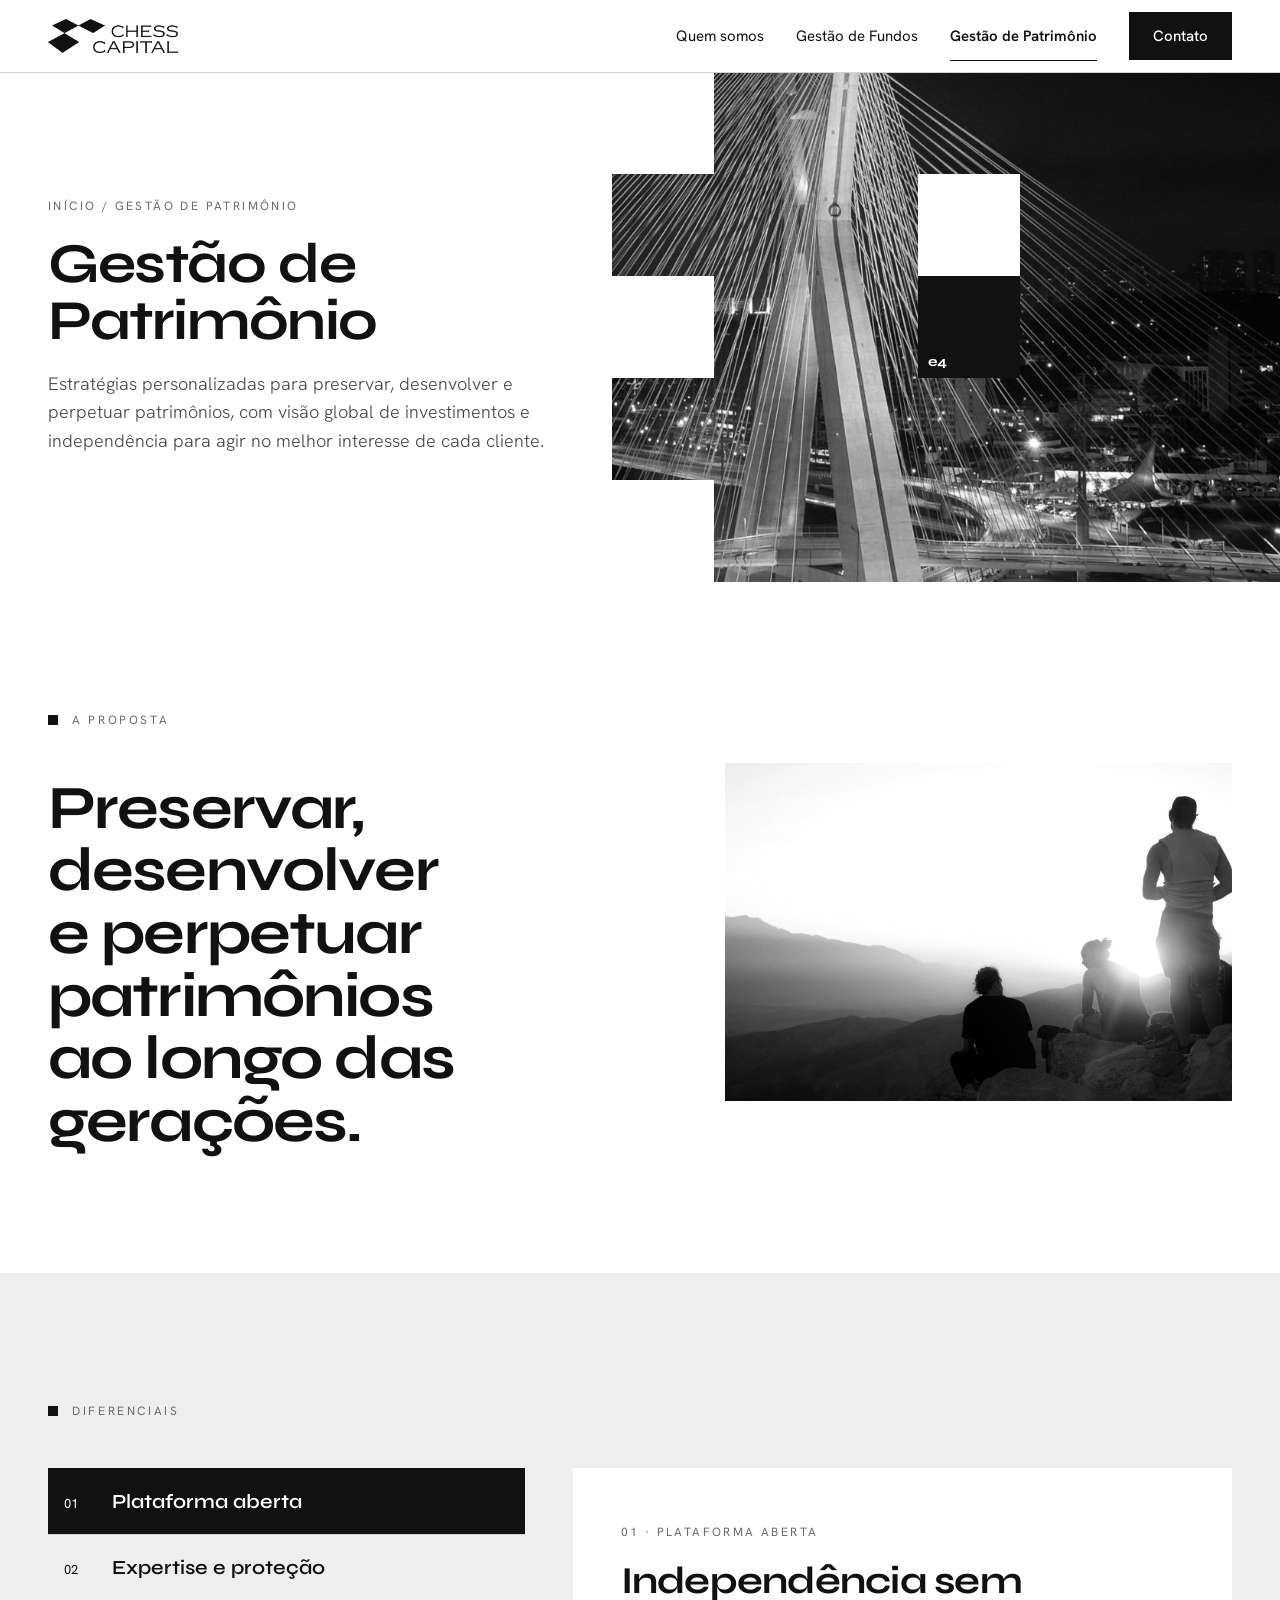
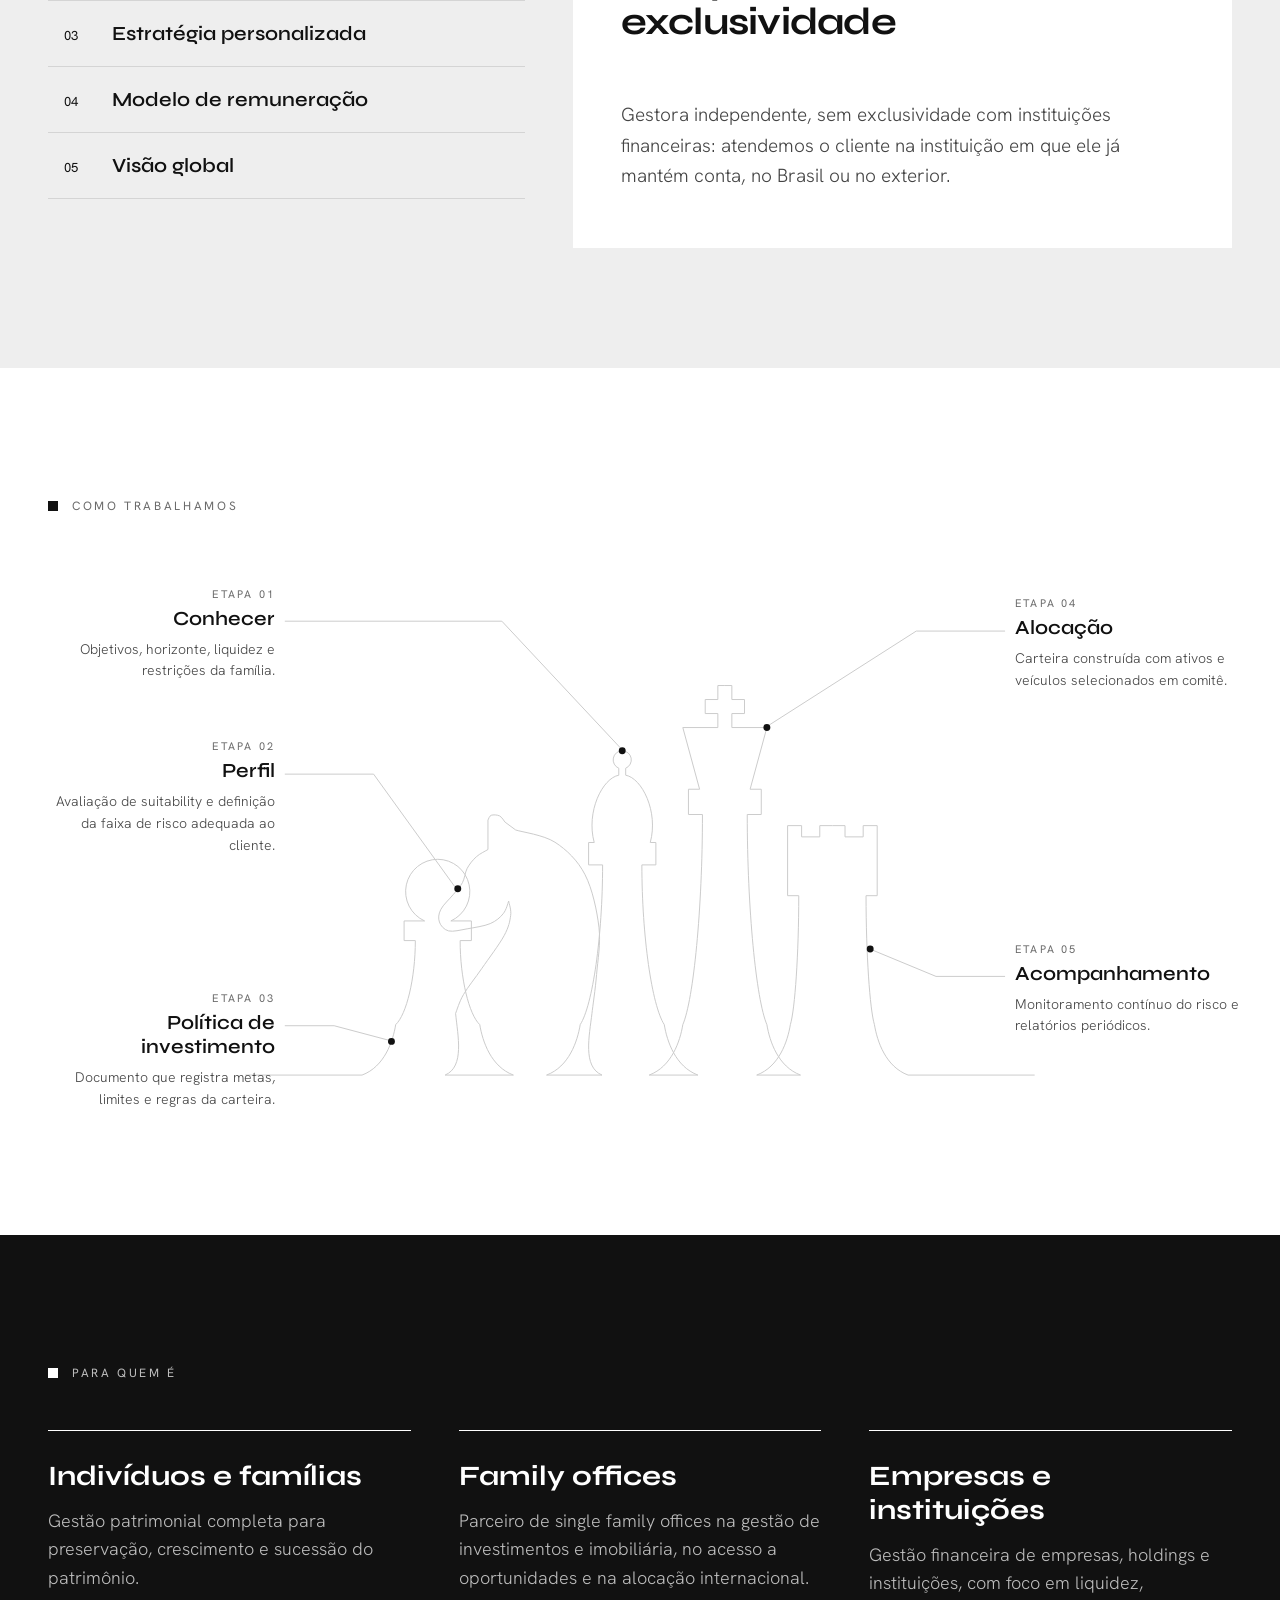
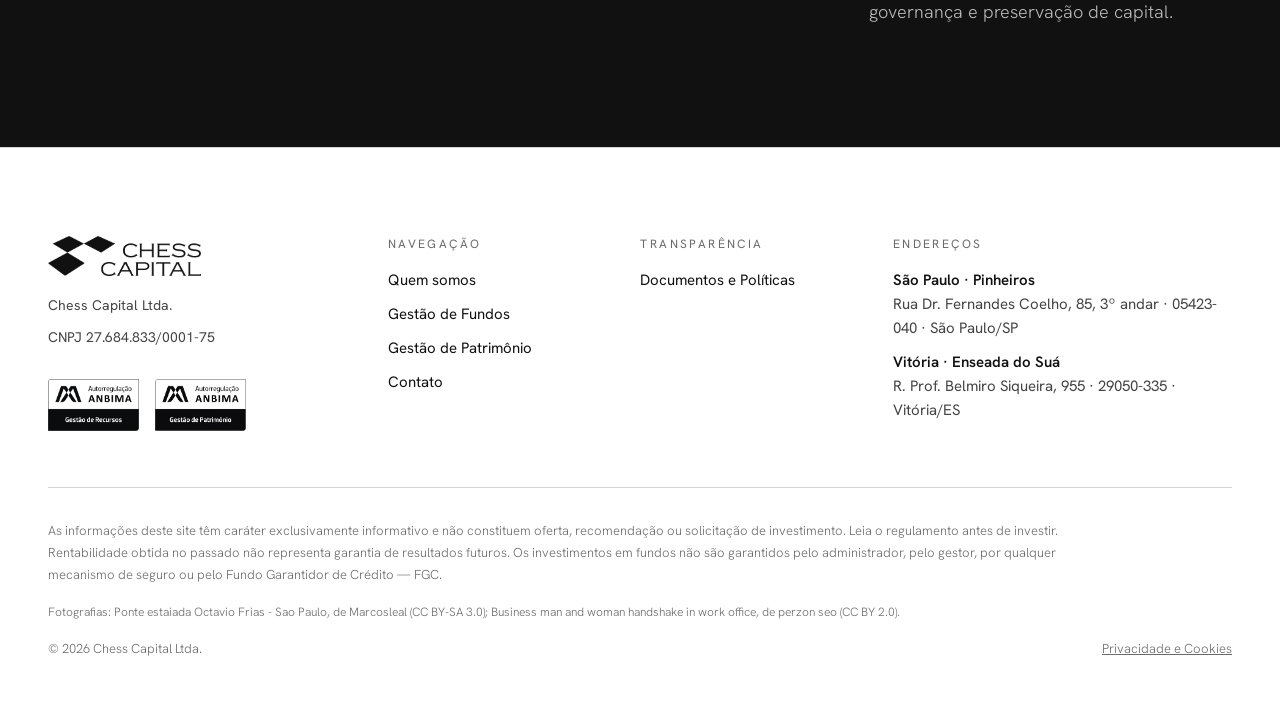
<file: gestao-de-patrimonio.html>
<!DOCTYPE html>
<html lang="pt-BR">
<head>
<meta charset="utf-8">
<meta name="viewport" content="width=device-width, initial-scale=1">
<meta name="robots" content="noindex, nofollow">
<title>Gestão de Patrimônio · Chess Capital</title>
<link rel="icon" href="assets/img/simbolo.png">
<link rel="preconnect" href="https://fonts.googleapis.com">
<link rel="preconnect" href="https://fonts.gstatic.com" crossorigin>
<link rel="stylesheet" href="https://fonts.googleapis.com/css2?family=Hanken+Grotesk:wght@300;400;500;600&family=Syne:wght@500;600;700&display=swap">
<link rel="stylesheet" href="assets/site.css">
</head>
<body>
<a class="skip" href="#conteudo">Pular para o conteúdo</a>
<header class="hdr">
  <div class="hdr__in">
    <a class="hdr__logo" href="index.html"><img src="assets/img/lockup.png" alt="Chess Capital" width="130" height="34"></a>
    <button class="menu-btn" type="button" aria-label="Abrir menu" aria-expanded="false" aria-controls="menu"><span></span></button>
    <nav class="nav" id="menu" aria-label="Principal"><a href="quem-somos.html">Quem somos</a><a href="gestao-de-fundos.html">Gestão de Fundos</a><a href="gestao-de-patrimonio.html" aria-current="page">Gestão de Patrimônio</a><a class="nav__cta" href="index.html#contato">Contato</a></nav>
  </div>
</header>
<main id="conteudo">
<section class="phead" data-ink="9,2,e4" data-ink-v="4,5,e4">
  <img src="assets/img/pagina-gestao-de-patrimonio.jpg" alt="">
  <div class="board" aria-hidden="true"></div>
  <div class="phead__txt">
    <p class="crumb reveal" style="--d:700ms"><a href="index.html">Início</a> / Gestão de Patrimônio</p>
    <h1 class="reveal" style="--d:800ms">Gestão de Patrimônio</h1>
    <p class="lead reveal" style="--d:950ms">Estratégias personalizadas para preservar, desenvolver e perpetuar patrimônios, com visão global de investimentos e independência para agir no melhor interesse de cada cliente.</p>
  </div>
</section>

<section class="sec">
  <div class="wrap proposta">
    <div style="flex:1.2 1 460px"><p class="lbl">A proposta</p><p class="h2 h2--xl">Preservar, desenvolver e perpetuar patrimônios ao longo das gerações.</p></div>
    <img src="assets/img/proposta-patrimonio.jpg" alt="" loading="lazy">
  </div>
</section>
<section class="sec sec--soft">
  <div class="wrap">
    <p class="lbl">Diferenciais</p>
    <div class="tabs-x">
      <div class="tablist" role="tablist" aria-label="Diferenciais"><button type="button" role="tab" id="dt0" aria-controls="dp0" aria-selected="true" tabindex="0"><small>01</small>Plataforma aberta</button><button type="button" role="tab" id="dt1" aria-controls="dp1" aria-selected="false" tabindex="-1"><small>02</small>Expertise e proteção</button><button type="button" role="tab" id="dt2" aria-controls="dp2" aria-selected="false" tabindex="-1"><small>03</small>Estratégia personalizada</button><button type="button" role="tab" id="dt3" aria-controls="dp3" aria-selected="false" tabindex="-1"><small>04</small>Modelo de remuneração</button><button type="button" role="tab" id="dt4" aria-controls="dp4" aria-selected="false" tabindex="-1"><small>05</small>Visão global</button></div>
        <div class="tabpanel" role="tabpanel" id="dp0" aria-labelledby="dt0"><p class="crumb">01 · Plataforma aberta</p><h3>Independência sem exclusividade</h3><p>Gestora independente, sem exclusividade com instituições financeiras: atendemos o cliente na instituição em que ele já mantém conta, no Brasil ou no exterior.</p></div>
        <div class="tabpanel" role="tabpanel" id="dp1" aria-labelledby="dt1" hidden><p class="crumb">02 · Expertise e proteção</p><h3>Gestão, proteção e ampliação patrimonial</h3><p>Planejamento financeiro, tributário e sucessório integrados, com apoio de parceiros estratégicos.</p></div>
        <div class="tabpanel" role="tabpanel" id="dp2" aria-labelledby="dt2" hidden><p class="crumb">03 · Estratégia personalizada</p><h3>Soluções sob medida</h3><p>Soluções conforme o perfil de risco e os objetivos de vida do cliente, com acesso a produtos sofisticados, club deals e investimentos internacionais.</p></div>
        <div class="tabpanel" role="tabpanel" id="dp3" aria-labelledby="dt3" hidden><p class="crumb">04 · Modelo de remuneração</p><h3>Alinhamento ao cliente</h3><p>Remuneração fixa, com repasse integral dos rebates (comissões) ao cliente — a carteira serve aos objetivos dele, não a quem a distribui.</p></div>
        <div class="tabpanel" role="tabpanel" id="dp4" aria-labelledby="dt4" hidden><p class="crumb">05 · Visão global</p><h3>Oportunidades no Brasil e no exterior</h3><p>Acesso a oportunidades no Brasil e no exterior, com portfólios internacionais alinhados aos objetivos e ao perfil de risco de cada cliente.</p></div>
    </div>
  </div>
</section>
<section class="sec">
  <div class="wrap">
    <p class="lbl">Como trabalhamos</p>
    <div class="pieces">
      <svg viewBox="0 0 1200 560" aria-hidden="true"><path class="full" d="M200 520 L318.3 520 C341.0 511.5 349.6 485.9 352.4 468.9 C363.3 458.7 372.3 422.0 372.3 383.7 L360.9 383.7 L360.9 363.8 L381.7 363.8 A32.7 32.7 0 0 1 395.0 301.3 A32.7 32.7 0 0 1 408.3 363.8 L429.1 363.8 L429.1 383.7 L417.7 383.7 C417.7 422.0 426.7 458.7 437.6 468.9 C440.4 485.9 449.0 511.5 471.7 520.0 L402.5 520 C422.4 511.5 415.3 480.2 413.1 457.5 C 414.4 454.4 416.7 446.0 421.1 438.4 C 425.5 430.7 433.0 421.7 439.8 411.8 C 446.6 401.9 457.4 387.7 462.3 378.7 C 467.1 369.8 468.1 364.2 468.9 358.4 C 469.8 352.6 467.2 346.1 466.9 343.6 C 466.1 345.8 464.5 352.6 461.4 356.4 C 458.3 360.2 454.3 363.9 448.2 366.5 C 442.1 369.1 431.9 370.5 424.8 371.8 C 417.8 373.0 410.7 375.0 406.0 373.9 C 401.3 372.7 397.9 368.5 396.7 364.9 C 395.4 361.2 395.7 356.8 398.1 352.2 C 400.4 347.5 407.0 341.6 410.7 337.1 C 414.4 332.6 417.8 329.3 420.1 324.9 C 422.4 320.5 422.5 315.0 424.8 310.6 C 427.2 306.1 430.6 301.9 434.1 298.8 C 437.7 295.5 443.9 292.7 445.9 291.4 L 445.9 261.6 C 446.5 260.7 447.2 257.4 449.2 256.7 C 451.2 256.0 455.2 256.2 457.6 257.3 C 460.0 258.4 462.3 262.7 463.3 263.7 L 474.0 271.6 C 480.7 273.8 502.0 276.5 513.8 284.0 C 525.5 291.5 537.0 302.6 544.3 316.9 C 551.7 331.3 556.4 353.3 558.4 370.2 C 560.4 387.1 557.1 403.6 556.0 418.0 C 554.8 432.7 552.0 451.0 551.3 457.5 C548.7 480.2 541.6 511.5 561.5 520.0 L505.3 520 C528.0 511.5 536.6 485.9 539.4 468.9 C551.9 449.5 562.1 379.8 562.1 307.0 L547.9 307.0 L547.9 284.3 L553.6 284.3 C545.1 253.0 562.1 219.0 578.5 216.1 L578.5 209.0 A9.2 9.2 0 0 1 582.0 191.3 A9.2 9.2 0 0 1 585.5 209.0 L585.5 216.1 C601.9 219.0 618.9 253.0 610.4 284.3 L616.1 284.3 L616.1 307.0 L601.9 307.0 C601.9 379.8 612.1 449.5 624.6 468.9 C627.4 485.9 636.0 511.5 658.7 520.0 L609.3 520 C632.0 511.5 640.6 485.9 643.4 468.9 C654.3 443.3 663.3 351.7 663.3 255.9 L649.1 255.9 L649.1 230.3 L660.4 230.3 L643.4 167.8 L678.9 167.8 L678.9 153.6 L666.1 153.6 L666.1 139.4 L678.9 139.4 L678.9 125.2 L686.0 125.2 L693.1 125.2 L693.1 139.4 L705.9 139.4 L705.9 153.6 L693.1 153.6 L693.1 167.8 L728.6 167.8 L711.6 230.3 L722.9 230.3 L722.9 255.9 L708.7 255.9 C708.7 351.7 717.7 443.3 728.6 468.9 C731.4 485.9 740.0 511.5 762.7 520.0 L718.3 520 C741.0 511.5 749.6 485.9 752.4 468.9 C757.1 453.2 760.9 397.0 760.9 338.2 L749.6 338.2 L749.6 267.2 L763.8 267.2 L763.8 278.6 L782.2 278.6 L782.2 267.2 L795.0 267.2 L807.8 267.2 L807.8 278.6 L826.2 278.6 L826.2 267.2 L840.4 267.2 L840.4 338.2 L829.1 338.2 C829.1 397.0 832.9 453.2 837.6 468.9 C840.4 485.9 849.0 511.5 871.7 520.0 L1000 520" fill="none" stroke-width="1" stroke-linejoin="round" vector-effect="non-scaling-stroke" pathLength="1"/><path class="hl" d="M505.3 520.0 C528.0 511.5 536.6 485.9 539.4 468.9 C551.9 449.5 562.1 379.8 562.1 307.0 L547.9 307.0 L547.9 284.3 L553.6 284.3 C545.1 253.0 562.1 219.0 578.5 216.1 L578.5 209.0 A9.2 9.2 0 0 1 582.0 191.3 A9.2 9.2 0 0 1 585.5 209.0 L585.5 216.1 C601.9 219.0 618.9 253.0 610.4 284.3 L616.1 284.3 L616.1 307.0 L601.9 307.0 C601.9 379.8 612.1 449.5 624.6 468.9 C627.4 485.9 636.0 511.5 658.7 520.0" fill="none" stroke="#111111" stroke-width="1.25" stroke-linejoin="round" vector-effect="non-scaling-stroke"/><path class="hl" d="M402.5 520.0 C422.4 511.5 415.3 480.2 413.1 457.5 C 414.4 454.4 416.7 446.0 421.1 438.4 C 425.5 430.7 433.0 421.7 439.8 411.8 C 446.6 401.9 457.4 387.7 462.3 378.7 C 467.1 369.8 468.1 364.2 468.9 358.4 C 469.8 352.6 467.2 346.1 466.9 343.6 C 466.1 345.8 464.5 352.6 461.4 356.4 C 458.3 360.2 454.3 363.9 448.2 366.5 C 442.1 369.1 431.9 370.5 424.8 371.8 C 417.8 373.0 410.7 375.0 406.0 373.9 C 401.3 372.7 397.9 368.5 396.7 364.9 C 395.4 361.2 395.7 356.8 398.1 352.2 C 400.4 347.5 407.0 341.6 410.7 337.1 C 414.4 332.6 417.8 329.3 420.1 324.9 C 422.4 320.5 422.5 315.0 424.8 310.6 C 427.2 306.1 430.6 301.9 434.1 298.8 C 437.7 295.5 443.9 292.7 445.9 291.4 L 445.9 261.6 C 446.5 260.7 447.2 257.4 449.2 256.7 C 451.2 256.0 455.2 256.2 457.6 257.3 C 460.0 258.4 462.3 262.7 463.3 263.7 L 474.0 271.6 C 480.7 273.8 502.0 276.5 513.8 284.0 C 525.5 291.5 537.0 302.6 544.3 316.9 C 551.7 331.3 556.4 353.3 558.4 370.2 C 560.4 387.1 557.1 403.6 556.0 418.0 C 554.8 432.7 552.0 451.0 551.3 457.5 C548.7 480.2 541.6 511.5 561.5 520.0" fill="none" stroke="#111111" stroke-width="1.25" stroke-linejoin="round" vector-effect="non-scaling-stroke"/><path class="hl" d="M318.3 520.0 C341.0 511.5 349.6 485.9 352.4 468.9 C363.3 458.7 372.3 422.0 372.3 383.7 L360.9 383.7 L360.9 363.8 L381.7 363.8 A32.7 32.7 0 0 1 395.0 301.3 A32.7 32.7 0 0 1 408.3 363.8 L429.1 363.8 L429.1 383.7 L417.7 383.7 C417.7 422.0 426.7 458.7 437.6 468.9 C440.4 485.9 449.0 511.5 471.7 520.0" fill="none" stroke="#111111" stroke-width="1.25" stroke-linejoin="round" vector-effect="non-scaling-stroke"/><path class="hl" d="M609.3 520.0 C632.0 511.5 640.6 485.9 643.4 468.9 C654.3 443.3 663.3 351.7 663.3 255.9 L649.1 255.9 L649.1 230.3 L660.4 230.3 L643.4 167.8 L678.9 167.8 L678.9 153.6 L666.1 153.6 L666.1 139.4 L678.9 139.4 L678.9 125.2 L686.0 125.2 L693.1 125.2 L693.1 139.4 L705.9 139.4 L705.9 153.6 L693.1 153.6 L693.1 167.8 L728.6 167.8 L711.6 230.3 L722.9 230.3 L722.9 255.9 L708.7 255.9 C708.7 351.7 717.7 443.3 728.6 468.9 C731.4 485.9 740.0 511.5 762.7 520.0" fill="none" stroke="#111111" stroke-width="1.25" stroke-linejoin="round" vector-effect="non-scaling-stroke"/><path class="hl" d="M718.3 520.0 C741.0 511.5 749.6 485.9 752.4 468.9 C757.1 453.2 760.9 397.0 760.9 338.2 L749.6 338.2 L749.6 267.2 L763.8 267.2 L763.8 278.6 L782.2 278.6 L782.2 267.2 L795.0 267.2 L807.8 267.2 L807.8 278.6 L826.2 278.6 L826.2 267.2 L840.4 267.2 L840.4 338.2 L829.1 338.2 C829.1 397.0 832.9 453.2 837.6 468.9 C840.4 485.9 849.0 511.5 871.7 520.0" fill="none" stroke="#111111" stroke-width="1.25" stroke-linejoin="round" vector-effect="non-scaling-stroke"/><path class="ld" style="--t:2510ms" d="M240 60 H460 L580.0 188.3" fill="none" stroke-width="1" vector-effect="non-scaling-stroke" pathLength="1"/><path class="ld" style="--t:1712ms" d="M240 215 H330 L412.3 329.1" fill="none" stroke-width="1" vector-effect="non-scaling-stroke" pathLength="1"/><path class="ld" style="--t:788ms" d="M240 470 H290 L346.1 484.9" fill="none" stroke-width="1" vector-effect="non-scaling-stroke" pathLength="1"/><path class="ld" style="--t:3266ms" d="M970 70 H880 L731.6 164.8" fill="none" stroke-width="1" vector-effect="non-scaling-stroke" pathLength="1"/><path class="ld" style="--t:3980ms" d="M970 420 H900 L835.3 393.2" fill="none" stroke-width="1" vector-effect="non-scaling-stroke" pathLength="1"/><circle class="dot" style="--t:2510ms" cx="582" cy="191.3" r="3.5" fill="#111111"/><circle class="dot" style="--t:1712ms" cx="415.3" cy="331.1" r="3.5" fill="#111111"/><circle class="dot" style="--t:788ms" cx="348.1" cy="485.9" r="3.5" fill="#111111"/><circle class="dot" style="--t:3266ms" cx="728.6" cy="167.8" r="3.5" fill="#111111"/><circle class="dot" style="--t:3980ms" cx="833.3" cy="392.2" r="3.5" fill="#111111"/></svg>
      <ol><li class="step step--l" style="top:calc(10.714% - 35px);right:80.833%"><button type="button" aria-pressed="false" style="--tt:2910ms"><b>Etapa 01</b><strong>Conhecer</strong><span>Objetivos, horizonte, liquidez e restrições da família.</span></button></li><li class="step step--l" style="top:calc(38.393% - 35px);right:80.833%"><button type="button" aria-pressed="false" style="--tt:2112ms"><b>Etapa 02</b><strong>Perfil</strong><span>Avaliação de suitability e definição da faixa de risco adequada ao cliente.</span></button></li><li class="step step--l" style="top:calc(83.929% - 35px);right:80.833%"><button type="button" aria-pressed="false" style="--tt:1188ms"><b>Etapa 03</b><strong>Política de investimento</strong><span>Documento que registra metas, limites e regras da carteira.</span></button></li><li class="step step--r" style="top:calc(12.500% - 35px);left:81.667%"><button type="button" aria-pressed="false" style="--tt:3666ms"><b>Etapa 04</b><strong>Alocação</strong><span>Carteira construída com ativos e veículos selecionados em comitê.</span></button></li><li class="step step--r" style="top:calc(75.000% - 35px);left:81.667%"><button type="button" aria-pressed="false" style="--tt:4380ms"><b>Etapa 05</b><strong>Acompanhamento</strong><span>Monitoramento contínuo do risco e relatórios periódicos.</span></button></li></ol>
    </div>
  </div>
</section>
<section class="sec dark">
  <div class="wrap">
    <p class="lbl">Para quem é</p>
    <div class="who">
      <div><h3>Indivíduos e famílias</h3><p>Gestão patrimonial completa para preservação, crescimento e sucessão do patrimônio.</p></div>
      <div><h3>Family offices</h3><p>Parceiro de single family offices na gestão de investimentos e imobiliária, no acesso a oportunidades e na alocação internacional.</p></div>
      <div><h3>Empresas e instituições</h3><p>Gestão financeira de empresas, holdings e instituições, com foco em liquidez, governança e preservação de capital.</p></div>
    </div>
  </div>
</section>
</main>
<footer class="ftr">
  <div class="ftr__in">
    <div class="ftr__top">
      <div class="ftr__brand">
        <img src="assets/img/lockup.png" alt="Chess Capital" width="153" height="40">
        <span>Chess Capital Ltda.</span>
        <span>CNPJ 27.684.833/0001-75</span>
        <div class="seals">
          <img src="assets/img/selo-anbima-gestao.png" alt="Autorregulação ANBIMA, Gestão de Recursos">
          <img src="assets/img/selo-anbima-patrimonio.png" alt="Autorregulação ANBIMA, Gestão de Patrimônio">
        </div>
      </div>
      <nav class="ftr__col" aria-label="Navegação">
        <span class="ftr__h">Navegação</span>
        <a href="quem-somos.html">Quem somos</a>
        <a href="gestao-de-fundos.html">Gestão de Fundos</a>
        <a href="gestao-de-patrimonio.html">Gestão de Patrimônio</a>
        <a href="index.html#contato">Contato</a>
      </nav>
      <nav class="ftr__col" aria-label="Transparência">
        <span class="ftr__h">Transparência</span>
        <a href="documentos.html">Documentos e Políticas</a>
      </nav>
      <div class="ftr__col ftr__col--wide">
        <span class="ftr__h">Endereços</span>
        <span><strong>São Paulo · Pinheiros</strong>Rua Dr. Fernandes Coelho, 85, 3º andar · 05423-040 · São Paulo/SP</span>
        <span><strong>Vitória · Enseada do Suá</strong>R. Prof. Belmiro Siqueira, 955 · 29050-335 · Vitória/ES</span>
      </div>
    </div>
    <p class="legal">As informações deste site têm caráter exclusivamente informativo e não constituem oferta, recomendação ou solicitação de investimento. Leia o regulamento antes de investir. Rentabilidade obtida no passado não representa garantia de resultados futuros. Os investimentos em fundos não são garantidos pelo administrador, pelo gestor, por qualquer mecanismo de seguro ou pelo Fundo Garantidor de Crédito — FGC.</p>
    <p class="legal legal--sm">Fotografias: Ponte estaiada Octavio Frias - Sao Paulo, de Marcosleal (CC BY-SA 3.0); Business man and woman handshake in work office, de perzon seo (CC BY 2.0).</p>
    <div class="ftr__end"><span>© 2026 Chess Capital Ltda.</span><a href="privacidade.html">Privacidade e Cookies</a></div>
  </div>
</footer>
<script src="assets/site.js"></script>
</body>
</html>
</file>
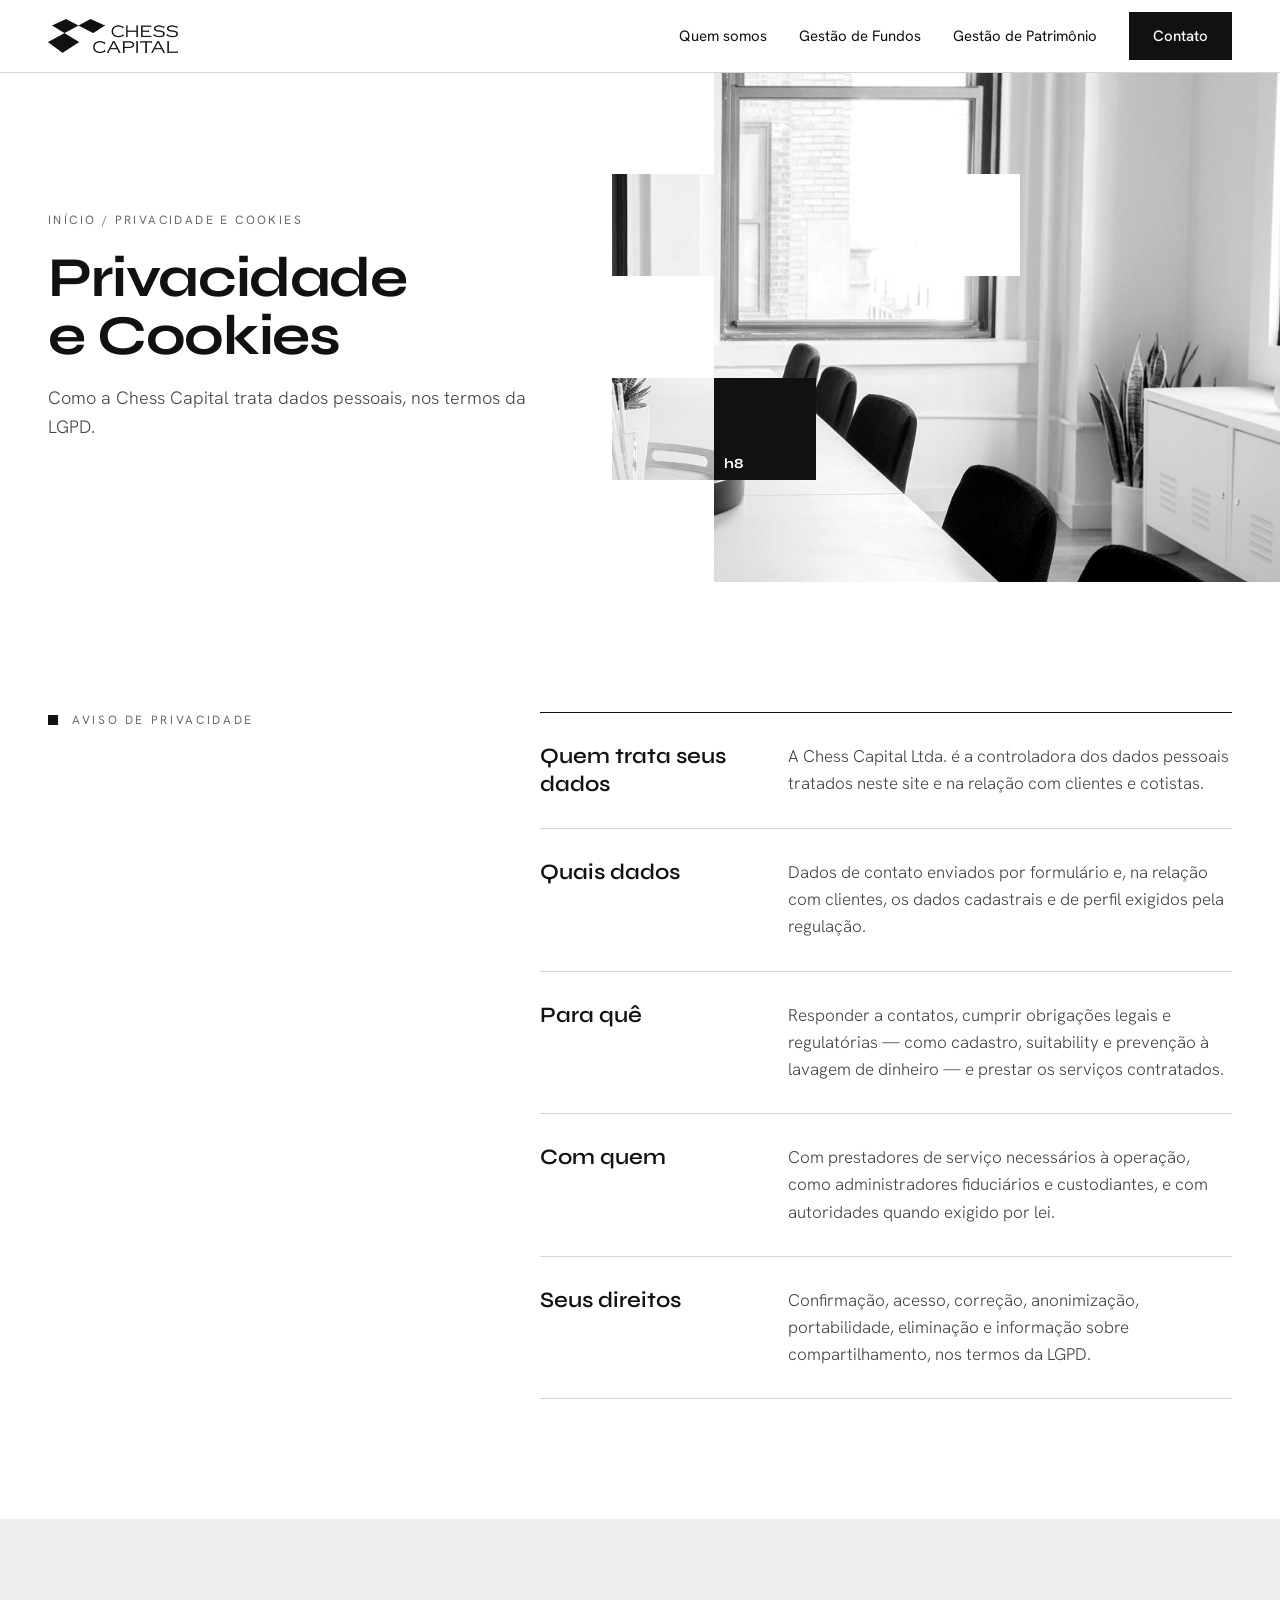
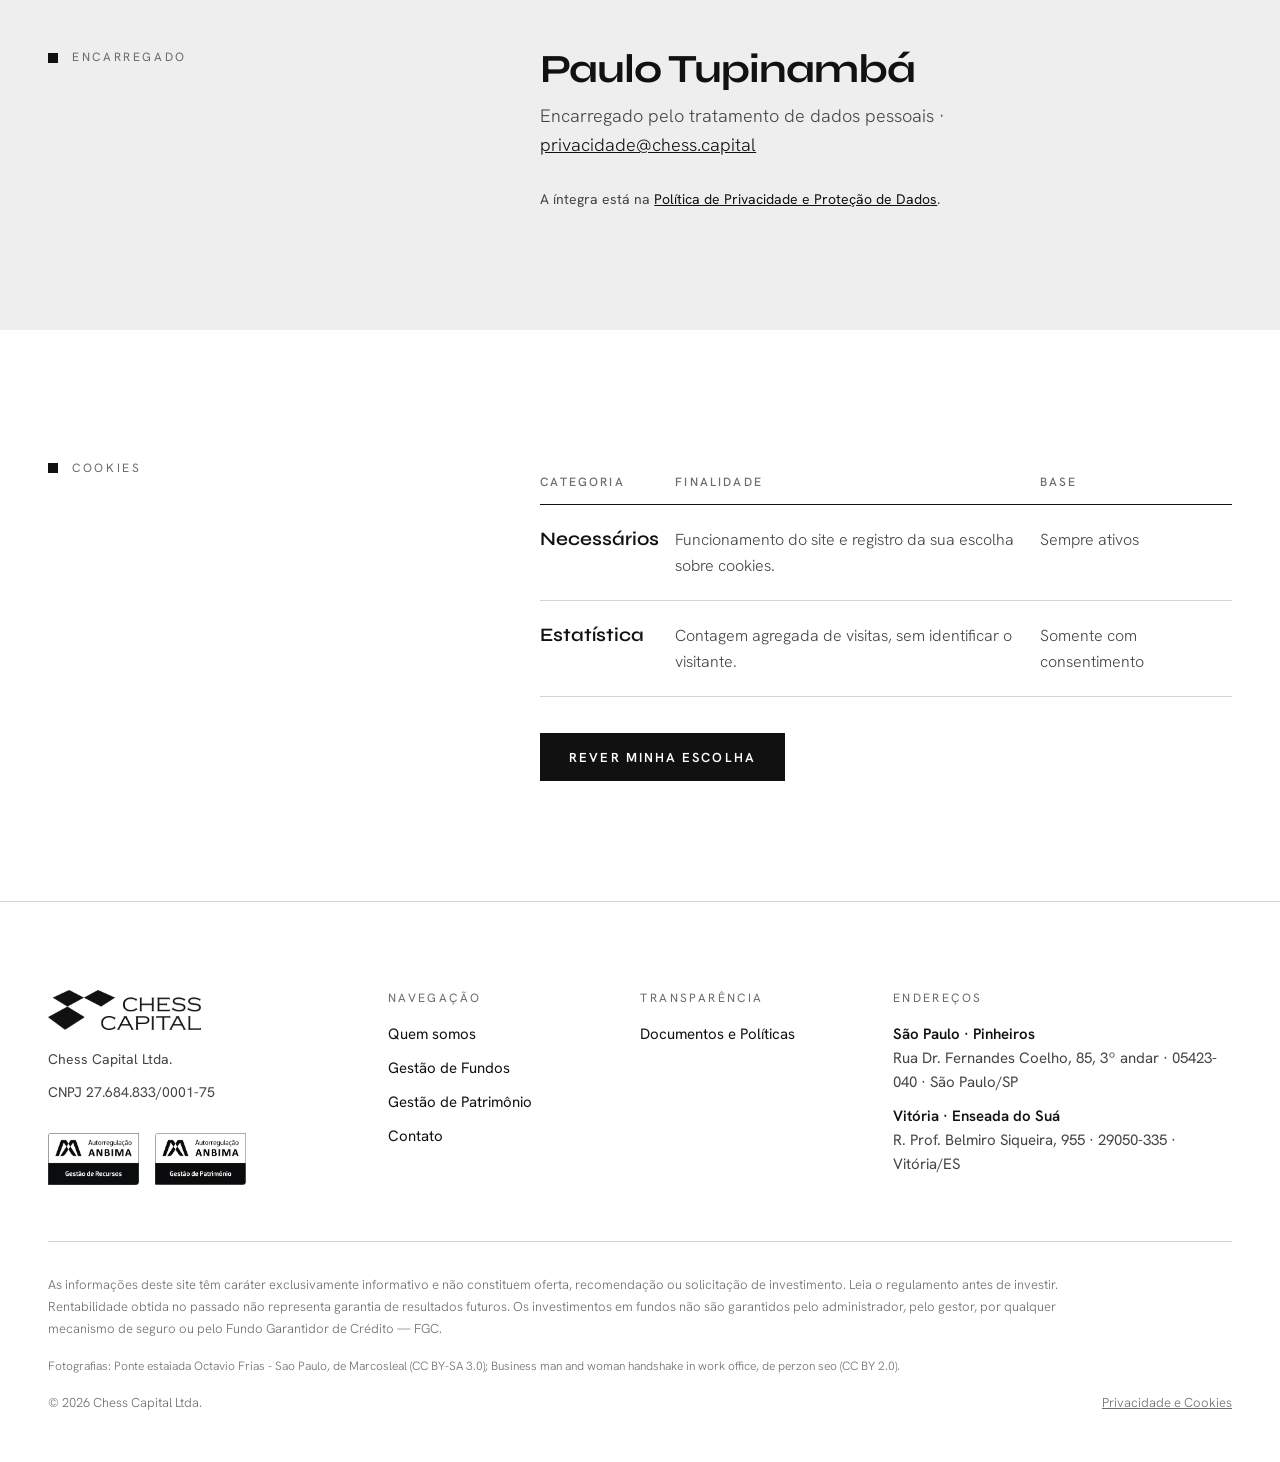
<file: privacidade.html>
<!DOCTYPE html>
<html lang="pt-BR">
<head>
<meta charset="utf-8">
<meta name="viewport" content="width=device-width, initial-scale=1">
<meta name="robots" content="noindex, nofollow">
<title>Privacidade e Cookies · Chess Capital</title>
<link rel="icon" href="assets/img/simbolo.png">
<link rel="preconnect" href="https://fonts.googleapis.com">
<link rel="preconnect" href="https://fonts.gstatic.com" crossorigin>
<link rel="stylesheet" href="https://fonts.googleapis.com/css2?family=Hanken+Grotesk:wght@300;400;500;600&family=Syne:wght@500;600;700&display=swap">
<link rel="stylesheet" href="assets/site.css">
</head>
<body>
<a class="skip" href="#conteudo">Pular para o conteúdo</a>
<header class="hdr">
  <div class="hdr__in">
    <a class="hdr__logo" href="index.html"><img src="assets/img/lockup.png" alt="Chess Capital" width="130" height="34"></a>
    <button class="menu-btn" type="button" aria-label="Abrir menu" aria-expanded="false" aria-controls="menu"><span></span></button>
    <nav class="nav" id="menu" aria-label="Principal"><a href="quem-somos.html">Quem somos</a><a href="gestao-de-fundos.html">Gestão de Fundos</a><a href="gestao-de-patrimonio.html">Gestão de Patrimônio</a><a class="nav__cta" href="index.html#contato">Contato</a></nav>
  </div>
</header>
<main id="conteudo">
<section class="phead" data-ink="7,3,h8" data-ink-v="4,5,h8">
  <img src="assets/img/pagina-quem-somos.jpg" alt="">
  <div class="board" aria-hidden="true"></div>
  <div class="phead__txt">
    <p class="crumb reveal" style="--d:700ms"><a href="index.html">Início</a> / Privacidade e Cookies</p>
    <h1 class="reveal" style="--d:800ms">Privacidade e Cookies</h1>
    <p class="lead reveal" style="--d:950ms">Como a Chess Capital trata dados pessoais, nos termos da LGPD.</p>
  </div>
</section>

<section class="sec">
  <div class="wrap split">
    <div class="split__a"><p class="lbl">Aviso de privacidade</p></div>
    <div class="split__b" style="flex-grow:2.4;border-top:1px solid var(--ink)"><div class="pv"><h3>Quem trata seus dados</h3><p>A Chess Capital Ltda. é a controladora dos dados pessoais tratados neste site e na relação com clientes e cotistas.</p></div><div class="pv"><h3>Quais dados</h3><p>Dados de contato enviados por formulário e, na relação com clientes, os dados cadastrais e de perfil exigidos pela regulação.</p></div><div class="pv"><h3>Para quê</h3><p>Responder a contatos, cumprir obrigações legais e regulatórias — como cadastro, suitability e prevenção à lavagem de dinheiro — e prestar os serviços contratados.</p></div><div class="pv"><h3>Com quem</h3><p>Com prestadores de serviço necessários à operação, como administradores fiduciários e custodiantes, e com autoridades quando exigido por lei.</p></div><div class="pv"><h3>Seus direitos</h3><p>Confirmação, acesso, correção, anonimização, portabilidade, eliminação e informação sobre compartilhamento, nos termos da LGPD.</p></div></div>
  </div>
</section>
<section class="sec sec--soft">
  <div class="wrap split">
    <div class="split__a"><p class="lbl">Encarregado</p></div>
    <div class="split__b" style="flex-grow:2.4">
      <h2 class="h2" style="font-size:40px">Paulo Tupinambá</h2>
      <p class="intro" style="margin-top:12px">Encarregado pelo tratamento de dados pessoais · <a href="mailto:privacidade@chess.capital">privacidade@chess.capital</a></p>
      <p class="note">A íntegra está na <a href="documentos.html">Política de Privacidade e Proteção de Dados</a>.</p>
    </div>
  </div>
</section>
<section class="sec">
  <div class="wrap split">
    <div class="split__a"><p class="lbl">Cookies</p></div>
    <div class="split__b" style="flex-grow:2.4">
      <div class="tbl"><table>
        <thead><tr><th scope="col">Categoria</th><th scope="col">Finalidade</th><th scope="col">Base</th></tr></thead>
        <tbody>
          <tr><th scope="row">Necessários</th><td>Funcionamento do site e registro da sua escolha sobre cookies.</td><td>Sempre ativos</td></tr>
          <tr><th scope="row">Estatística</th><td>Contagem agregada de visitas, sem identificar o visitante.</td><td>Somente com consentimento</td></tr>
        </tbody>
      </table></div>
      <button class="btn" type="button" style="margin-top:36px">Rever minha escolha</button>
    </div>
  </div>
</section>
</main>
<footer class="ftr">
  <div class="ftr__in">
    <div class="ftr__top">
      <div class="ftr__brand">
        <img src="assets/img/lockup.png" alt="Chess Capital" width="153" height="40">
        <span>Chess Capital Ltda.</span>
        <span>CNPJ 27.684.833/0001-75</span>
        <div class="seals">
          <img src="assets/img/selo-anbima-gestao.png" alt="Autorregulação ANBIMA, Gestão de Recursos">
          <img src="assets/img/selo-anbima-patrimonio.png" alt="Autorregulação ANBIMA, Gestão de Patrimônio">
        </div>
      </div>
      <nav class="ftr__col" aria-label="Navegação">
        <span class="ftr__h">Navegação</span>
        <a href="quem-somos.html">Quem somos</a>
        <a href="gestao-de-fundos.html">Gestão de Fundos</a>
        <a href="gestao-de-patrimonio.html">Gestão de Patrimônio</a>
        <a href="index.html#contato">Contato</a>
      </nav>
      <nav class="ftr__col" aria-label="Transparência">
        <span class="ftr__h">Transparência</span>
        <a href="documentos.html">Documentos e Políticas</a>
      </nav>
      <div class="ftr__col ftr__col--wide">
        <span class="ftr__h">Endereços</span>
        <span><strong>São Paulo · Pinheiros</strong>Rua Dr. Fernandes Coelho, 85, 3º andar · 05423-040 · São Paulo/SP</span>
        <span><strong>Vitória · Enseada do Suá</strong>R. Prof. Belmiro Siqueira, 955 · 29050-335 · Vitória/ES</span>
      </div>
    </div>
    <p class="legal">As informações deste site têm caráter exclusivamente informativo e não constituem oferta, recomendação ou solicitação de investimento. Leia o regulamento antes de investir. Rentabilidade obtida no passado não representa garantia de resultados futuros. Os investimentos em fundos não são garantidos pelo administrador, pelo gestor, por qualquer mecanismo de seguro ou pelo Fundo Garantidor de Crédito — FGC.</p>
    <p class="legal legal--sm">Fotografias: Ponte estaiada Octavio Frias - Sao Paulo, de Marcosleal (CC BY-SA 3.0); Business man and woman handshake in work office, de perzon seo (CC BY 2.0).</p>
    <div class="ftr__end"><span>© 2026 Chess Capital Ltda.</span><a href="privacidade.html">Privacidade e Cookies</a></div>
  </div>
</footer>
<script src="assets/site.js"></script>
</body>
</html>
</file>
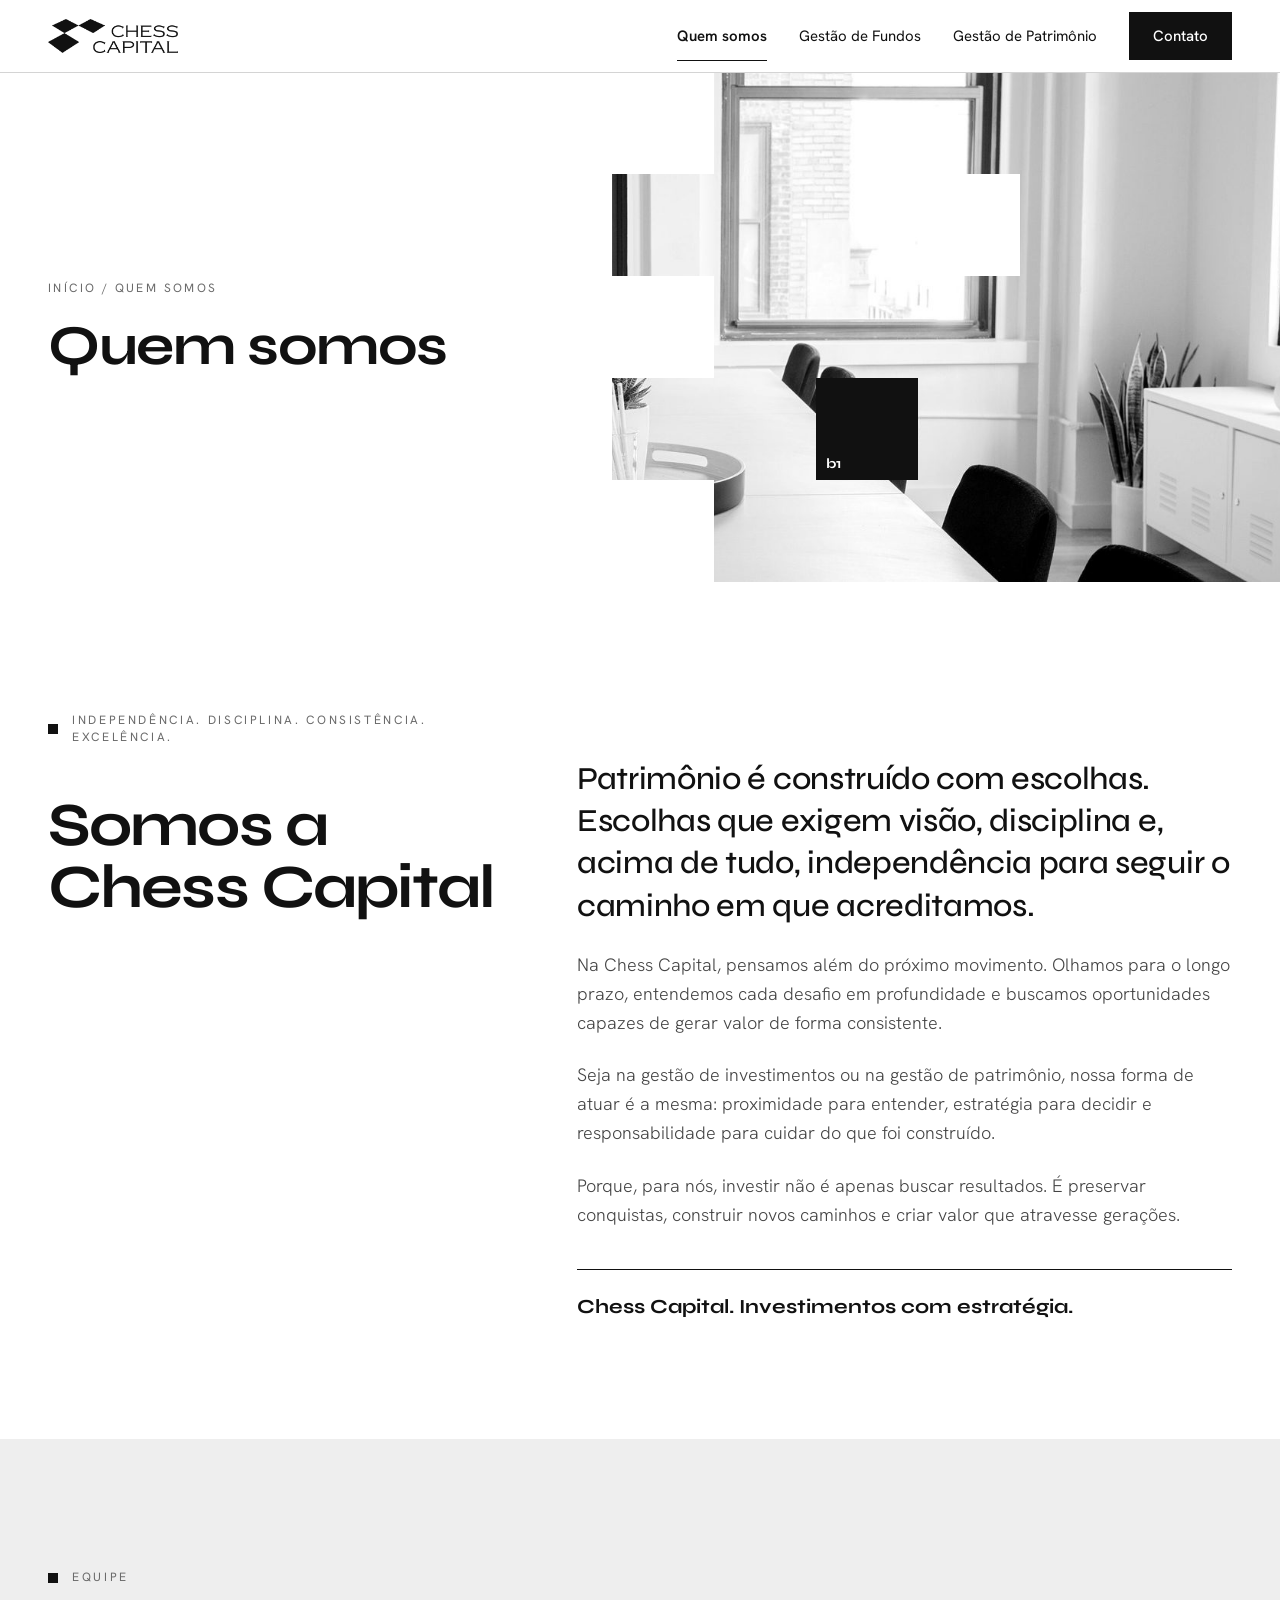
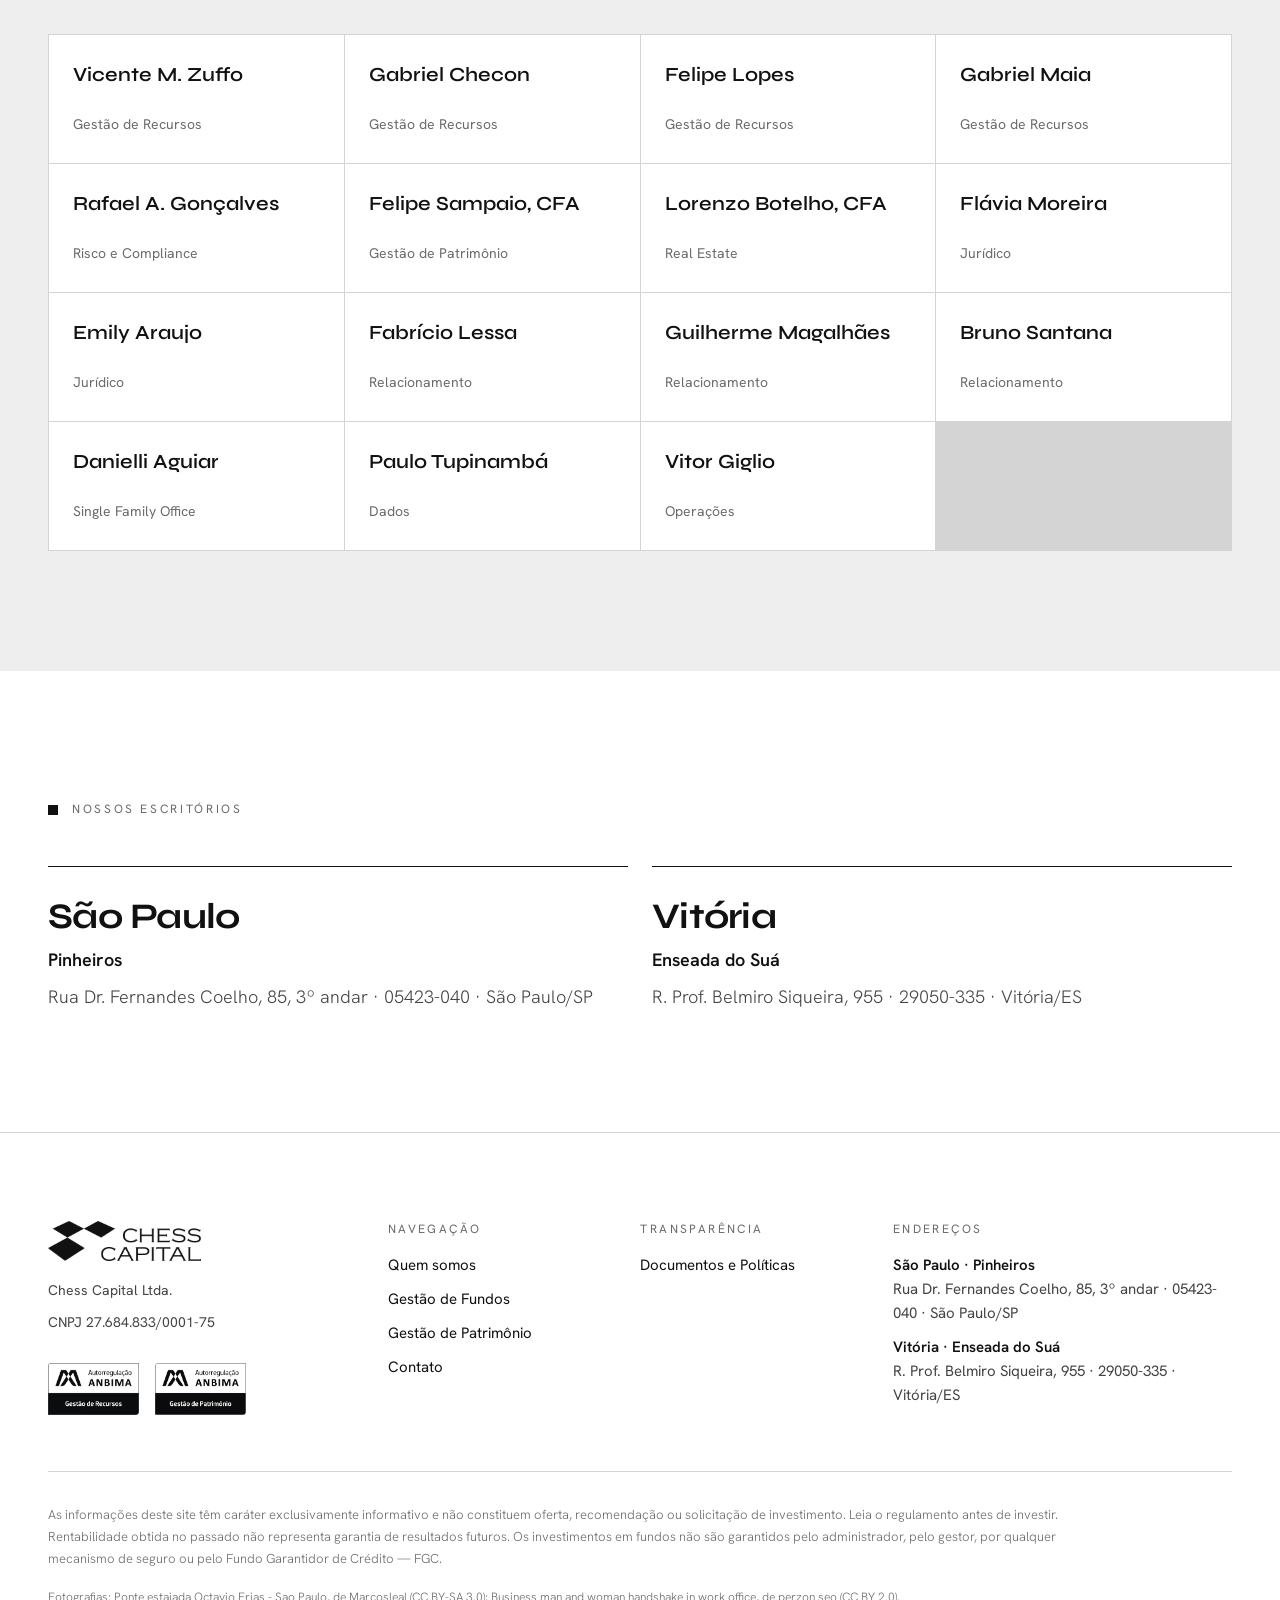
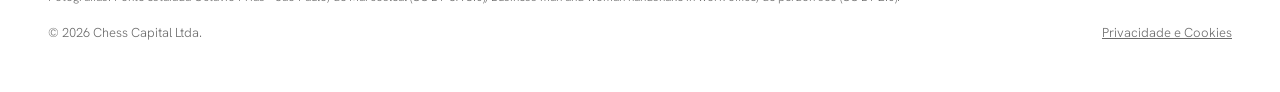
<file: quem-somos.html>
<!DOCTYPE html>
<html lang="pt-BR">
<head>
<meta charset="utf-8">
<meta name="viewport" content="width=device-width, initial-scale=1">
<meta name="robots" content="noindex, nofollow">
<title>Quem somos · Chess Capital</title>
<link rel="icon" href="assets/img/simbolo.png">
<link rel="preconnect" href="https://fonts.googleapis.com">
<link rel="preconnect" href="https://fonts.gstatic.com" crossorigin>
<link rel="stylesheet" href="https://fonts.googleapis.com/css2?family=Hanken+Grotesk:wght@300;400;500;600&family=Syne:wght@500;600;700&display=swap">
<link rel="stylesheet" href="assets/site.css">
</head>
<body>
<a class="skip" href="#conteudo">Pular para o conteúdo</a>
<header class="hdr">
  <div class="hdr__in">
    <a class="hdr__logo" href="index.html"><img src="assets/img/lockup.png" alt="Chess Capital" width="130" height="34"></a>
    <button class="menu-btn" type="button" aria-label="Abrir menu" aria-expanded="false" aria-controls="menu"><span></span></button>
    <nav class="nav" id="menu" aria-label="Principal"><a href="quem-somos.html" aria-current="page">Quem somos</a><a href="gestao-de-fundos.html">Gestão de Fundos</a><a href="gestao-de-patrimonio.html">Gestão de Patrimônio</a><a class="nav__cta" href="index.html#contato">Contato</a></nav>
  </div>
</header>
<main id="conteudo">
<section class="phead" data-ink="8,3,b1" data-ink-v="4,5,b1">
  <img src="assets/img/pagina-quem-somos.jpg" alt="">
  <div class="board" aria-hidden="true"></div>
  <div class="phead__txt">
    <p class="crumb reveal" style="--d:700ms"><a href="index.html">Início</a> / Quem somos</p>
    <h1 class="reveal" style="--d:800ms">Quem somos</h1>
  </div>
</section>

<section class="sec">
  <div class="wrap split">
    <div class="split__a">
      <p class="lbl">Independência. Disciplina. Consistência. Excelência.</p>
      <h2 class="h2 h2--xl">Somos a Chess Capital</h2>
    </div>
    <div class="split__b manifesto">
      <p class="big-text">Patrimônio é construído com escolhas. Escolhas que exigem visão, disciplina e, acima de tudo, independência para seguir o caminho em que acreditamos.</p>
      <p>Na Chess Capital, pensamos além do próximo movimento. Olhamos para o longo prazo, entendemos cada desafio em profundidade e buscamos oportunidades capazes de gerar valor de forma consistente.</p>
      <p>Seja na gestão de investimentos ou na gestão de patrimônio, nossa forma de atuar é a mesma: proximidade para entender, estratégia para decidir e responsabilidade para cuidar do que foi construído.</p>
      <p>Porque, para nós, investir não é apenas buscar resultados. É preservar conquistas, construir novos caminhos e criar valor que atravesse gerações.</p>
      <p class="sign">Chess Capital. Investimentos com estratégia.</p>
    </div>
  </div>
</section>
<section class="sec sec--soft">
  <div class="wrap"><p class="lbl">Equipe</p><div class="team"><div><strong>Vicente M. Zuffo</strong><span>Gestão de Recursos</span></div><div><strong>Gabriel Checon</strong><span>Gestão de Recursos</span></div><div><strong>Felipe Lopes</strong><span>Gestão de Recursos</span></div><div><strong>Gabriel Maia</strong><span>Gestão de Recursos</span></div><div><strong>Rafael A. Gonçalves</strong><span>Risco e Compliance</span></div><div><strong>Felipe Sampaio, CFA</strong><span>Gestão de Patrimônio</span></div><div><strong>Lorenzo Botelho, CFA</strong><span>Real Estate</span></div><div><strong>Flávia Moreira</strong><span>Jurídico</span></div><div><strong>Emily Araujo</strong><span>Jurídico</span></div><div><strong>Fabrício Lessa</strong><span>Relacionamento</span></div><div><strong>Guilherme Magalhães</strong><span>Relacionamento</span></div><div><strong>Bruno Santana</strong><span>Relacionamento</span></div><div><strong>Danielli Aguiar</strong><span>Single Family Office</span></div><div><strong>Paulo Tupinambá</strong><span>Dados</span></div><div><strong>Vitor Giglio</strong><span>Operações</span></div></div></div>
</section>
<section class="sec">
  <div class="wrap"><p class="lbl">Nossos escritórios</p>
    <div class="offices">
      <div><h3>São Paulo</h3><strong>Pinheiros</strong><span>Rua Dr. Fernandes Coelho, 85, 3º andar · 05423-040 · São Paulo/SP</span></div>
      <div><h3>Vitória</h3><strong>Enseada do Suá</strong><span>R. Prof. Belmiro Siqueira, 955 · 29050-335 · Vitória/ES</span></div>
    </div>
  </div>
</section>
</main>
<footer class="ftr">
  <div class="ftr__in">
    <div class="ftr__top">
      <div class="ftr__brand">
        <img src="assets/img/lockup.png" alt="Chess Capital" width="153" height="40">
        <span>Chess Capital Ltda.</span>
        <span>CNPJ 27.684.833/0001-75</span>
        <div class="seals">
          <img src="assets/img/selo-anbima-gestao.png" alt="Autorregulação ANBIMA, Gestão de Recursos">
          <img src="assets/img/selo-anbima-patrimonio.png" alt="Autorregulação ANBIMA, Gestão de Patrimônio">
        </div>
      </div>
      <nav class="ftr__col" aria-label="Navegação">
        <span class="ftr__h">Navegação</span>
        <a href="quem-somos.html">Quem somos</a>
        <a href="gestao-de-fundos.html">Gestão de Fundos</a>
        <a href="gestao-de-patrimonio.html">Gestão de Patrimônio</a>
        <a href="index.html#contato">Contato</a>
      </nav>
      <nav class="ftr__col" aria-label="Transparência">
        <span class="ftr__h">Transparência</span>
        <a href="documentos.html">Documentos e Políticas</a>
      </nav>
      <div class="ftr__col ftr__col--wide">
        <span class="ftr__h">Endereços</span>
        <span><strong>São Paulo · Pinheiros</strong>Rua Dr. Fernandes Coelho, 85, 3º andar · 05423-040 · São Paulo/SP</span>
        <span><strong>Vitória · Enseada do Suá</strong>R. Prof. Belmiro Siqueira, 955 · 29050-335 · Vitória/ES</span>
      </div>
    </div>
    <p class="legal">As informações deste site têm caráter exclusivamente informativo e não constituem oferta, recomendação ou solicitação de investimento. Leia o regulamento antes de investir. Rentabilidade obtida no passado não representa garantia de resultados futuros. Os investimentos em fundos não são garantidos pelo administrador, pelo gestor, por qualquer mecanismo de seguro ou pelo Fundo Garantidor de Crédito — FGC.</p>
    <p class="legal legal--sm">Fotografias: Ponte estaiada Octavio Frias - Sao Paulo, de Marcosleal (CC BY-SA 3.0); Business man and woman handshake in work office, de perzon seo (CC BY 2.0).</p>
    <div class="ftr__end"><span>© 2026 Chess Capital Ltda.</span><a href="privacidade.html">Privacidade e Cookies</a></div>
  </div>
</footer>
<script src="assets/site.js"></script>
</body>
</html>
</file>
<file: assets/site.css>
[hidden]{display:none!important}
:root{
  --ink:#111111;--ink-2:#444444;--mute:#6B6B6B;--rule:#D4D4D4;--line:#CCCCCC;--soft:#EEEEEE;--paper:#FFFFFF;
  --display:'Syne',system-ui,sans-serif;--sans:'Hanken Grotesk',system-ui,sans-serif;
  --hdr:72px;--cell:102px
}
*,*::before,*::after{box-sizing:border-box}
html{-webkit-text-size-adjust:100%;scroll-behavior:smooth;scroll-padding-top:var(--hdr)}
body{margin:0;background:var(--paper);color:var(--ink);font:300 18px/1.6 var(--sans);overflow-x:clip}
img,video,svg{display:block;max-width:100%}
a{color:var(--ink)}a:hover{color:var(--ink-2)}
h1,h2,h3,p,ol,ul,dl,dd,figure{margin:0}
ol,ul{list-style:none;padding:0}
button{font:inherit;color:inherit}
:focus-visible{outline:2px solid var(--ink);outline-offset:3px}
.wrap{max-width:1280px;margin:0 auto;padding:0 48px}
.skip{position:absolute;left:-999px;top:0;background:var(--ink);color:var(--paper);padding:12px 16px;z-index:100}
.skip:focus{left:12px;top:12px}

.hdr{position:fixed;inset:0 0 auto;z-index:40;background:var(--paper);border-bottom:1px solid var(--rule);transition:transform .38s cubic-bezier(.2,.7,.2,1)}
.hdr.is-hidden{transform:translateY(-100%)}
.hdr__in{max-width:1440px;margin:0 auto;padding:0 48px;height:var(--hdr);display:flex;align-items:center;justify-content:space-between;gap:32px}
.hdr__logo img{height:34px;width:auto}
.nav{display:flex;align-items:center;gap:32px;font-size:15px;font-weight:400}
.nav a{text-decoration:none;padding:12px 0;border-bottom:1px solid transparent}
.nav a[aria-current=page]{border-color:var(--ink);font-weight:600}
.nav .nav__cta{padding:12px 24px;background:var(--ink);color:var(--paper);font-weight:500;border:0}
.nav .nav__cta:hover{color:var(--paper);background:#333}
.menu-btn{display:none;width:44px;height:44px;border:0;background:none;padding:0;cursor:pointer;align-items:center;justify-content:center}
.menu-btn span{display:block;width:24px;height:1.5px;background:var(--ink);position:relative}
.menu-btn span::before,.menu-btn span::after{content:"";position:absolute;left:0;width:24px;height:1.5px;background:var(--ink);transition:transform .25s}
.menu-btn span::before{top:-7px}.menu-btn span::after{top:7px}
.menu-btn[aria-expanded=true] span{background:transparent}
.menu-btn[aria-expanded=true] span::before{transform:translateY(7px) rotate(45deg)}
.menu-btn[aria-expanded=true] span::after{transform:translateY(-7px) rotate(-45deg)}

.board{position:absolute;inset:0;display:grid;grid-template-columns:repeat(var(--cols),var(--cell));grid-template-rows:repeat(var(--rows),var(--cell))}
.board i{display:flex;align-items:flex-end;padding:8px 10px;font:700 14px var(--display);font-style:normal;color:var(--paper);opacity:0;transform:scale(.86)}
.board i.paper{background:var(--paper)}
.board i.ink{background:var(--ink)}
.board.is-on i.paper,.board.is-on i.ink{opacity:1;transform:none;transition:opacity .52s ease var(--d),transform .62s cubic-bezier(.2,.7,.2,1) var(--d)}

.reveal{opacity:0;transform:translateY(16px)}
.is-on .reveal{opacity:1;transform:none;transition:opacity .7s ease var(--d,0ms),transform .8s cubic-bezier(.2,.7,.2,1) var(--d,0ms)}

.hero{position:relative;height:816px;max-height:100svh;min-height:560px;overflow:hidden;background:var(--ink-2)}
.hero video,.hero__poster{position:absolute;inset:0;width:100%;height:100%;object-fit:cover}
.hero__mark{position:absolute;left:48px;top:50%;translate:0 -50%;width:min(380px,34vw);z-index:2}
.hero__mark h1 img{width:100%;height:auto}
.hero__tag{margin:22px 0 0 34.7%;padding-top:12px;border-top:1px solid var(--ink);display:flex;flex-direction:column;gap:2px;font:500 11px/1.5 var(--sans);letter-spacing:.24em;text-transform:uppercase}
.hero__arrow{display:flex;width:44px;height:44px;margin:40px 0 0 34.7%;align-items:center}
.hero__arrow svg{animation:seta 1.8s ease-in-out infinite}
@keyframes seta{0%,100%{transform:translateY(0)}50%{transform:translateY(8px)}}

.phead{position:relative;margin-top:var(--hdr);height:510px;overflow:hidden;background:var(--ink-2)}
.phead>img{position:absolute;inset:0;width:100%;height:100%;object-fit:cover}
.phead__txt{position:absolute;inset:0 auto 0 0;width:min(612px,100%);padding:0 48px;display:flex;flex-direction:column;justify-content:center;gap:20px;z-index:2}
.crumb{font:400 12px/1.4 var(--sans);letter-spacing:.2em;text-transform:uppercase;color:var(--mute)}
.crumb a{color:var(--mute);text-decoration:none}
.crumb a:hover{color:var(--ink)}
.phead h1{font:700 clamp(40px,4.4vw,60px)/1.02 var(--display);letter-spacing:-.025em;text-wrap:balance}
.lead{max-width:30em;font-size:18px;color:var(--ink-2)}

.lbl{display:flex;align-items:center;gap:14px;font:400 12px/1.4 var(--sans);letter-spacing:.22em;text-transform:uppercase;color:var(--mute);margin-bottom:48px}
.lbl::before{content:"";width:10px;height:10px;background:var(--ink);flex:none}
.lbl .co{font:700 15px var(--display);letter-spacing:.04em;color:var(--ink);text-transform:none}
.lbl--co::before{display:none}
.dark .lbl{color:#BDBDBD}.dark .lbl::before{background:var(--paper)}.dark .lbl .co{color:var(--paper)}
.sec{padding:130px 0 120px}
.sec--soft{background:var(--soft)}
.sec--line{border-top:1px solid var(--rule)}
.dark{background:var(--ink);color:var(--paper)}
.split{display:flex;flex-wrap:wrap;gap:64px}
.split>*{min-width:0}
.split__a{flex:1 1 340px}.split__b{flex:1.4 1 480px}
.h2{font:700 clamp(40px,4.4vw,64px)/1.02 var(--display);letter-spacing:-.025em;text-wrap:balance}
.h2--xl{font-size:clamp(40px,4.8vw,72px);letter-spacing:-.03em}
.intro{margin-top:28px;max-width:30em;color:var(--ink-2)}
.dark .intro{color:#BDBDBD}
.more{display:inline-flex;margin-top:36px;font:600 13px var(--sans);letter-spacing:.2em;text-transform:uppercase;text-underline-offset:8px}
.dark .more{color:var(--paper)}
.big-text{font:500 clamp(24px,2.5vw,34px)/1.32 var(--display);letter-spacing:-.01em}
.btn{display:inline-flex;align-items:center;justify-content:center;min-height:48px;padding:14px 28px;border:1px solid var(--ink);background:var(--ink);color:var(--paper);font:600 13px var(--sans);letter-spacing:.16em;text-transform:uppercase;text-decoration:none;cursor:pointer}
.btn:hover{background:#333;color:var(--paper)}
.btn--ghost{background:transparent;color:var(--ink)}
.btn--ghost:hover{background:var(--soft);color:var(--ink)}
.btn:disabled{background:var(--rule);border-color:var(--rule);color:var(--mute);cursor:not-allowed}

.entry{display:grid;grid-template-columns:repeat(auto-fit,minmax(320px,1fr));gap:24px;padding-bottom:140px}
.entry a{text-decoration:none;display:flex;flex-direction:column}
.entry img{width:100%;aspect-ratio:4/3;object-fit:cover}
.entry__foot{display:flex;justify-content:space-between;align-items:flex-end;gap:16px;padding:24px 0;border-bottom:1px solid var(--ink)}
.entry__k{display:block;font:400 12px var(--sans);letter-spacing:.2em;text-transform:uppercase;color:var(--mute)}
.entry__t{display:block;font:600 30px/1.15 var(--display);margin-top:4px}
.entry__go{font:600 13px var(--sans);letter-spacing:.2em;text-transform:uppercase;white-space:nowrap}

.rows{border-top:1px solid var(--ink)}
.row{display:grid;grid-template-columns:40px minmax(0,1fr) auto;gap:20px;align-items:baseline;padding:26px 0;border-bottom:1px solid var(--rule);text-decoration:none}
.row__n{font:400 13px var(--sans);color:var(--mute)}
.row__t{font:600 24px/1.2 var(--display)}
.row__d{display:block;margin-top:4px;font-size:16px;color:var(--ink-2)}
.row__go{font:600 12px var(--sans);letter-spacing:.18em;text-transform:uppercase;white-space:nowrap}
.row--3{grid-template-columns:48px minmax(0,1fr) minmax(0,1.4fr);gap:12px 32px;padding:32px 0}
.row--3 .row__t{font-size:26px}
.row--3 p{font-size:17px;color:var(--ink-2)}

.grid{display:grid;gap:1px;background:var(--rule);border:1px solid var(--rule)}
.grid--2{grid-template-columns:repeat(2,minmax(0,1fr))}
.grid--auto{grid-template-columns:repeat(auto-fill,minmax(260px,1fr))}
.grid--ink{background:var(--ink);border-color:var(--ink)}
.card{background:var(--paper);padding:36px 32px;min-height:260px;display:flex;flex-direction:column;gap:14px;text-decoration:none;color:var(--ink)}
.card__n{font:400 13px var(--sans);color:var(--mute)}
.card__t{margin-top:auto;font:600 24px/1.2 var(--display)}
.card__d{font-size:16px;color:var(--ink-2)}
.card__go{font:600 12px var(--sans);letter-spacing:.18em;text-transform:uppercase}
a.card:hover{background:#F7F7F7}

.contact{display:flex;flex-wrap:wrap;gap:64px}
.contact>*{min-width:0}
.contact__info{display:grid;grid-template-columns:repeat(2,minmax(0,1fr));gap:24px;margin-top:44px}
.contact__info span{display:block;font:400 12px var(--sans);letter-spacing:.2em;text-transform:uppercase;color:#BDBDBD;margin-bottom:6px}
.contact__info a{color:var(--paper)}
.form{display:grid;grid-template-columns:repeat(2,minmax(0,1fr));gap:28px 24px}
.form label{display:flex;flex-direction:column;gap:8px;font:400 12px var(--sans);letter-spacing:.18em;text-transform:uppercase;color:#BDBDBD}
.form .full{grid-column:1/-1}
.form input,.form select,.form textarea{background:transparent;border:0;border-bottom:1px solid var(--mute);color:var(--paper);font:300 18px var(--sans);letter-spacing:0;text-transform:none;padding:10px 0;border-radius:0}
.form select{background:var(--ink)}
.form textarea{resize:vertical;min-height:90px}
.form input:focus,.form select:focus,.form textarea:focus{outline:none;border-bottom-color:var(--paper)}
.form__end{grid-column:1/-1;display:flex;flex-wrap:wrap;align-items:center;justify-content:space-between;gap:20px;font-size:14px;color:#BDBDBD}
.form__end a{color:var(--paper)}
.form .btn{background:var(--paper);color:var(--ink);border-color:var(--paper)}
.form .btn:hover{background:var(--rule)}
.form__msg{grid-column:1/-1;font-size:15px;color:var(--paper);min-height:1.5em}
.hp{position:absolute;left:-9999px}

.ftr{border-top:1px solid var(--rule)}
.ftr__in{max-width:1280px;margin:0 auto;padding:88px 48px 48px}
.ftr__top{display:flex;flex-wrap:wrap;gap:48px;justify-content:space-between;padding-bottom:56px;border-bottom:1px solid var(--rule);font-size:15px;font-weight:400}
.ftr__top>*{min-width:0}
.ftr__brand{flex:1.3 1 260px;display:flex;flex-direction:column;gap:10px;font-size:14px;color:var(--ink-2)}
.ftr__brand>img{height:40px;width:auto;align-self:flex-start;margin-bottom:8px}
.seals{display:flex;gap:16px;margin-top:20px}.seals img{height:52px;width:auto}
.ftr__col{flex:1 1 180px;display:flex;flex-direction:column;gap:10px}
.ftr__col--wide{flex:1.6 1 300px;color:var(--ink-2)}
.ftr__h{font:400 12px var(--sans);letter-spacing:.2em;text-transform:uppercase;color:var(--mute);margin-bottom:6px}
.ftr__col a{text-decoration:none}
.ftr__col strong{display:block;font-weight:600;color:var(--ink)}
.legal{margin-top:32px;max-width:80em;font-size:13px;line-height:1.7;color:var(--mute)}
.legal--sm{margin-top:16px;font-size:12px}
.ftr__end{margin-top:16px;display:flex;flex-wrap:wrap;justify-content:space-between;gap:24px;font-size:13px;color:var(--mute)}
.ftr__end a{color:var(--mute)}

.manifesto{display:flex;flex-direction:column;gap:24px;padding-top:46px}
.manifesto p{color:var(--ink-2)}
.manifesto .big-text{color:var(--ink)}
.manifesto .sign{margin-top:16px;padding-top:24px;border-top:1px solid var(--ink);font:700 20px var(--display);color:var(--ink)}
.team{display:grid;grid-template-columns:repeat(auto-fill,minmax(240px,1fr));gap:1px;background:var(--rule);border:1px solid var(--rule)}
.team div{background:var(--paper);padding:28px 24px;min-height:128px;display:flex;flex-direction:column;justify-content:space-between;gap:16px}
.team strong{font:600 20px/1.2 var(--display)}
.team span{font-size:14px;color:var(--mute);font-weight:400}
.offices{display:grid;grid-template-columns:repeat(auto-fit,minmax(300px,1fr));gap:24px}
.offices div{border-top:1px solid var(--ink);padding-top:28px;display:flex;flex-direction:column;gap:8px}
.offices h3{font:700 36px var(--display);letter-spacing:-.02em}
.offices strong{font-weight:600}
.offices span{color:var(--ink-2)}

.chips{display:flex;flex-wrap:wrap;gap:8px}
.filters{display:flex;flex-direction:column;gap:12px;margin-bottom:40px}
.chip{min-height:44px;padding:10px 18px;border:1px solid var(--ink);background:transparent;font:400 14px var(--sans);cursor:pointer}
.chip[aria-pressed=true]{background:var(--ink);color:var(--paper)}
.fcard{background:var(--paper);padding:32px 28px;min-height:300px;display:flex;flex-direction:column;gap:14px;text-decoration:none;color:var(--ink)}
.fcard:hover{background:#F7F7F7}
.badge{align-self:flex-start;padding:5px 10px;border:1px solid var(--ink);font:400 11px var(--sans);letter-spacing:.14em;text-transform:uppercase}
.fcard__fam{margin-top:20px;font:400 12px var(--sans);letter-spacing:.18em;text-transform:uppercase;color:var(--mute)}
.fcard__nome{font:700 26px/1.15 var(--display)}
.fcard__txt{font-size:16px;color:var(--ink-2)}
.fcard__foot{margin-top:auto;padding-top:18px;border-top:1px solid var(--rule);display:flex;justify-content:space-between;gap:12px;font:400 13px var(--sans)}
.fcard__foot span:first-child{color:var(--mute)}
.fcard__foot span:last-child{font-weight:600;letter-spacing:.12em;text-transform:uppercase}
.note{margin-top:28px;font-size:14px;color:var(--ink-2);font-weight:400}
.steps li{background:var(--paper);padding:36px 28px;min-height:260px;display:flex;flex-direction:column;gap:14px}
.steps strong{margin-top:auto;font:700 26px var(--display)}
.steps span{font-size:16px;color:var(--ink-2)}
.steps .card__n{font-size:13px}

.proposta{display:flex;flex-wrap:wrap;gap:64px;align-items:center}
.proposta>*{min-width:0}
.proposta img{flex:1 1 380px;width:100%;aspect-ratio:3/2;object-fit:cover}
.tabs-x{display:flex;flex-wrap:wrap;gap:48px}
.tabs-x>*{min-width:0}
.tablist{flex:1 1 320px;display:flex;flex-direction:column;border-top:1px solid var(--ink)}
.tablist button{display:flex;align-items:baseline;gap:12px;min-height:64px;padding:20px 16px;border:0;border-bottom:1px solid var(--rule);background:transparent;text-align:left;font:600 20px var(--display);cursor:pointer}
.tablist button small{font:400 13px var(--sans);width:36px;flex:none}
.tablist button[aria-selected=true]{background:var(--ink);color:var(--paper)}
.tabpanel{flex:1.4 1 440px;background:var(--paper);padding:56px 48px;min-height:380px;display:flex;flex-direction:column;gap:20px}
.tabpanel .crumb{color:var(--mute)}
.tabpanel h3{font:700 38px/1.08 var(--display);letter-spacing:-.02em}
.tabpanel p:last-child{margin-top:auto;font-size:19px;color:var(--ink-2)}
.who{display:grid;grid-template-columns:repeat(auto-fit,minmax(280px,1fr));gap:48px}
.who div{border-top:1px solid var(--paper);padding-top:28px;display:flex;flex-direction:column;gap:14px}
.who h3{font:700 28px var(--display)}
.who p{color:#BDBDBD}

.pieces{position:relative;width:100%;aspect-ratio:1200/560}
.pieces svg{position:absolute;inset:0;width:100%;height:100%;overflow:visible}
.pieces .full{stroke:var(--line);stroke-dasharray:1;stroke-dashoffset:1}
.pieces .hl{opacity:0;transition:opacity .3s}
.pieces .ld{stroke:var(--line);stroke-dasharray:1;stroke-dashoffset:1;transition:stroke .3s}
.pieces .dot{opacity:0;transform-box:fill-box;transform-origin:center;transform:scale(0);transition:transform .3s}
.pieces.is-on .full{stroke-dashoffset:0;transition:stroke-dashoffset 4.2s cubic-bezier(.45,0,.4,1) .2s}
.pieces.is-on .ld{stroke-dashoffset:0;transition:stroke .3s,stroke-dashoffset .6s ease var(--t)}
.pieces.is-on .dot{opacity:1;transform:scale(1);transition:opacity .3s ease var(--t),transform .4s cubic-bezier(.2,.7,.2,1) var(--t)}
.step{position:absolute;width:19.5%}
.step button{display:block;width:100%;padding:0;border:0;background:none;text-align:inherit;cursor:pointer;opacity:0}
.pieces.is-on .step button{opacity:1;transition:opacity .6s ease var(--tt)}
.step--l{text-align:right}
.step b{display:block;font:400 11px var(--sans);letter-spacing:.2em;text-transform:uppercase;color:var(--mute)}
.step strong{display:block;margin-top:6px;font:600 20px/1.2 var(--display)}
.step span{display:block;margin-top:8px;font-size:14px;line-height:1.55;color:var(--ink-2)}
.pieces[data-sel] .step button{opacity:.35;transition:opacity .3s}
.pieces[data-sel] .step.is-sel button{opacity:1}
.pieces .step.is-sel~svg .ld{stroke:var(--ink)}

.facts{border-bottom:1px solid var(--rule)}
.facts .wrap{display:grid;grid-template-columns:repeat(auto-fit,minmax(220px,1fr))}
.facts div{padding:32px 24px 32px 0;border-right:1px solid var(--rule);display:flex;flex-direction:column;gap:6px}
.facts span{font:400 12px var(--sans);letter-spacing:.18em;text-transform:uppercase;color:var(--mute)}
.facts strong{font:600 22px/1.25 var(--display)}
.ftabs{display:flex;flex-wrap:wrap;border-bottom:1px solid var(--ink);margin-bottom:56px}
.ftabs button{min-height:56px;padding:16px 28px;border:0;margin-bottom:-1px;border-bottom:3px solid transparent;background:none;color:var(--mute);font:600 18px var(--display);cursor:pointer}
.ftabs button[aria-selected=true]{color:var(--ink);border-bottom-color:var(--ink)}
.dlgrid{display:grid;grid-template-columns:repeat(auto-fit,minmax(420px,1fr));gap:56px 64px}
.dlgrid h2{margin-bottom:16px;font:700 24px var(--display)}
.dl{border-top:1px solid var(--ink);max-width:960px}
.dl div{display:grid;grid-template-columns:minmax(0,.8fr) minmax(0,1.3fr);gap:24px;padding:14px 0;border-bottom:1px solid var(--rule);font-size:15px;font-weight:400}
.dl dt{color:var(--mute)}
.dl--lg div{padding:18px 0;font-size:16px;gap:32px}
.docs{border-top:1px solid var(--ink);max-width:960px}
.docs a{display:flex;align-items:center;justify-content:space-between;gap:24px;padding:22px 0;border-bottom:1px solid var(--rule);text-decoration:none}
.docs strong{display:block;font:600 20px var(--display)}
.docs small{font-size:14px;color:var(--mute);font-weight:400}
.docs em{flex:none;padding:6px 12px;border:1px solid var(--ink);font:400 12px var(--sans);letter-spacing:.14em;font-style:normal}
.fund-legal{margin-top:64px;padding-top:24px;border-top:1px solid var(--rule)}
.gate{position:fixed;inset:0;z-index:60;background:rgba(17,17,17,.72);display:flex;align-items:center;justify-content:center;padding:24px}
.gate[hidden]{display:none}
.gate__box{width:100%;max-width:560px;background:var(--paper);padding:48px;display:flex;flex-direction:column;gap:20px}
.gate__box::before{content:"";width:14px;height:14px;background:var(--ink)}
.gate h2{font:700 30px/1.1 var(--display)}
.gate p{font-size:16px;color:var(--ink-2)}
.gate label{display:flex;gap:14px;align-items:flex-start;font-size:15px;font-weight:400;cursor:pointer}
.gate input{width:20px;height:20px;margin:2px 0 0;accent-color:var(--ink);flex:none}
.gate__act{display:flex;gap:12px;justify-content:flex-end;margin-top:8px}

.search{display:flex;flex-direction:column;gap:8px;flex:0 1 380px;min-width:260px;font:400 12px var(--sans);letter-spacing:.18em;text-transform:uppercase;color:var(--mute)}
.search input{border:0;border-bottom:1px solid var(--ink);background:transparent;padding:12px 0;font:300 18px var(--sans);letter-spacing:0;text-transform:none;color:var(--ink);border-radius:0}
.search input:focus{outline:none;border-bottom-width:2px}
.dochead{display:flex;flex-wrap:wrap;gap:32px 64px;align-items:flex-end;justify-content:space-between;margin-bottom:56px}
.dochead>div{flex:1 1 480px}
.dochead .lbl{margin-bottom:20px}
.dcard{background:var(--paper);padding:28px 24px;min-height:200px;display:flex;flex-direction:column;gap:12px;text-decoration:none;color:var(--ink)}
.dcard:hover{background:#F7F7F7}
.dcard strong{margin-top:auto;font:600 21px/1.2 var(--display)}
.dcard small{font-size:13px;color:var(--mute);font-weight:400}
.empty{margin-top:24px;font-size:15px;color:var(--ink-2)}
.pv{display:grid;grid-template-columns:minmax(0,.7fr) minmax(0,1.5fr);gap:12px 40px;padding:30px 0;border-bottom:1px solid var(--rule)}
.pv h3{font:600 22px/1.25 var(--display)}
.pv p{font-size:17px;color:var(--ink-2)}
.tbl{overflow-x:auto}
.tbl table{width:100%;min-width:560px;border-collapse:collapse;font-size:16px}
.tbl th,.tbl td{padding:22px 16px 22px 0;text-align:left;vertical-align:top}
.tbl thead th{padding:14px 16px 14px 0;font:500 12px var(--sans);letter-spacing:.18em;text-transform:uppercase;color:var(--mute);border-bottom:1px solid var(--ink)}
.tbl tbody tr{border-bottom:1px solid var(--rule)}
.tbl tbody th{font:600 19px var(--display)}
.tbl td{color:var(--ink-2)}

@media (max-width:960px){
  .menu-btn{display:flex}
  .nav{position:fixed;inset:var(--hdr) 0 auto;flex-direction:column;align-items:stretch;gap:0;background:var(--paper);border-bottom:1px solid var(--rule);padding:8px 20px 24px;display:none}
  .nav.is-open{display:flex}
  .nav a{padding:16px 0;border-bottom:1px solid var(--rule);font-size:18px}
  .nav .nav__cta{margin-top:16px;text-align:center}
}
@media (max-width:760px){
  :root{--cell:65px;--hdr:64px}
  body{font-size:17px}
  .wrap,.hdr__in,.ftr__in{padding-left:20px;padding-right:20px}
  .hdr__logo img{height:26px}
  .hero{height:844px;max-height:100svh}
  .hero__mark{left:24px;top:28px;translate:none;width:230px}
  .hero__tag{margin-top:14px;font-size:9px}
  .hero__arrow{margin-top:18px}
  .phead{height:455px}
  .phead__txt{justify-content:flex-start;padding:28px 20px;gap:14px}
  .phead .lead{font-size:16px}
  .sec{padding:88px 0 80px}
  .grid--2,.form,.contact__info{grid-template-columns:minmax(0,1fr)}
  .row{grid-template-columns:32px minmax(0,1fr)}
  .row__go{grid-column:2}
  .row--3{grid-template-columns:36px minmax(0,1fr)}
  .row--3 p{grid-column:2}
  .dlgrid{grid-template-columns:minmax(0,1fr)}
  .dl div,.pv{grid-template-columns:minmax(0,1fr);gap:4px}
  .tabpanel{padding:36px 24px}
  .pieces{aspect-ratio:auto}
  .pieces svg{position:static;height:auto}
  .step{position:static!important;width:auto;margin:0 0 32px}
  .step button{text-align:left}
  .gate__box{padding:32px 24px}
}
@media (prefers-reduced-motion:reduce){
  *,*::before,*::after{animation:none!important;transition:none!important}
  .board i.paper,.board i.ink,.reveal,.pieces .full,.pieces .ld,.pieces .dot,.step button{opacity:1!important;transform:none!important;stroke-dashoffset:0!important}
}
</file>
